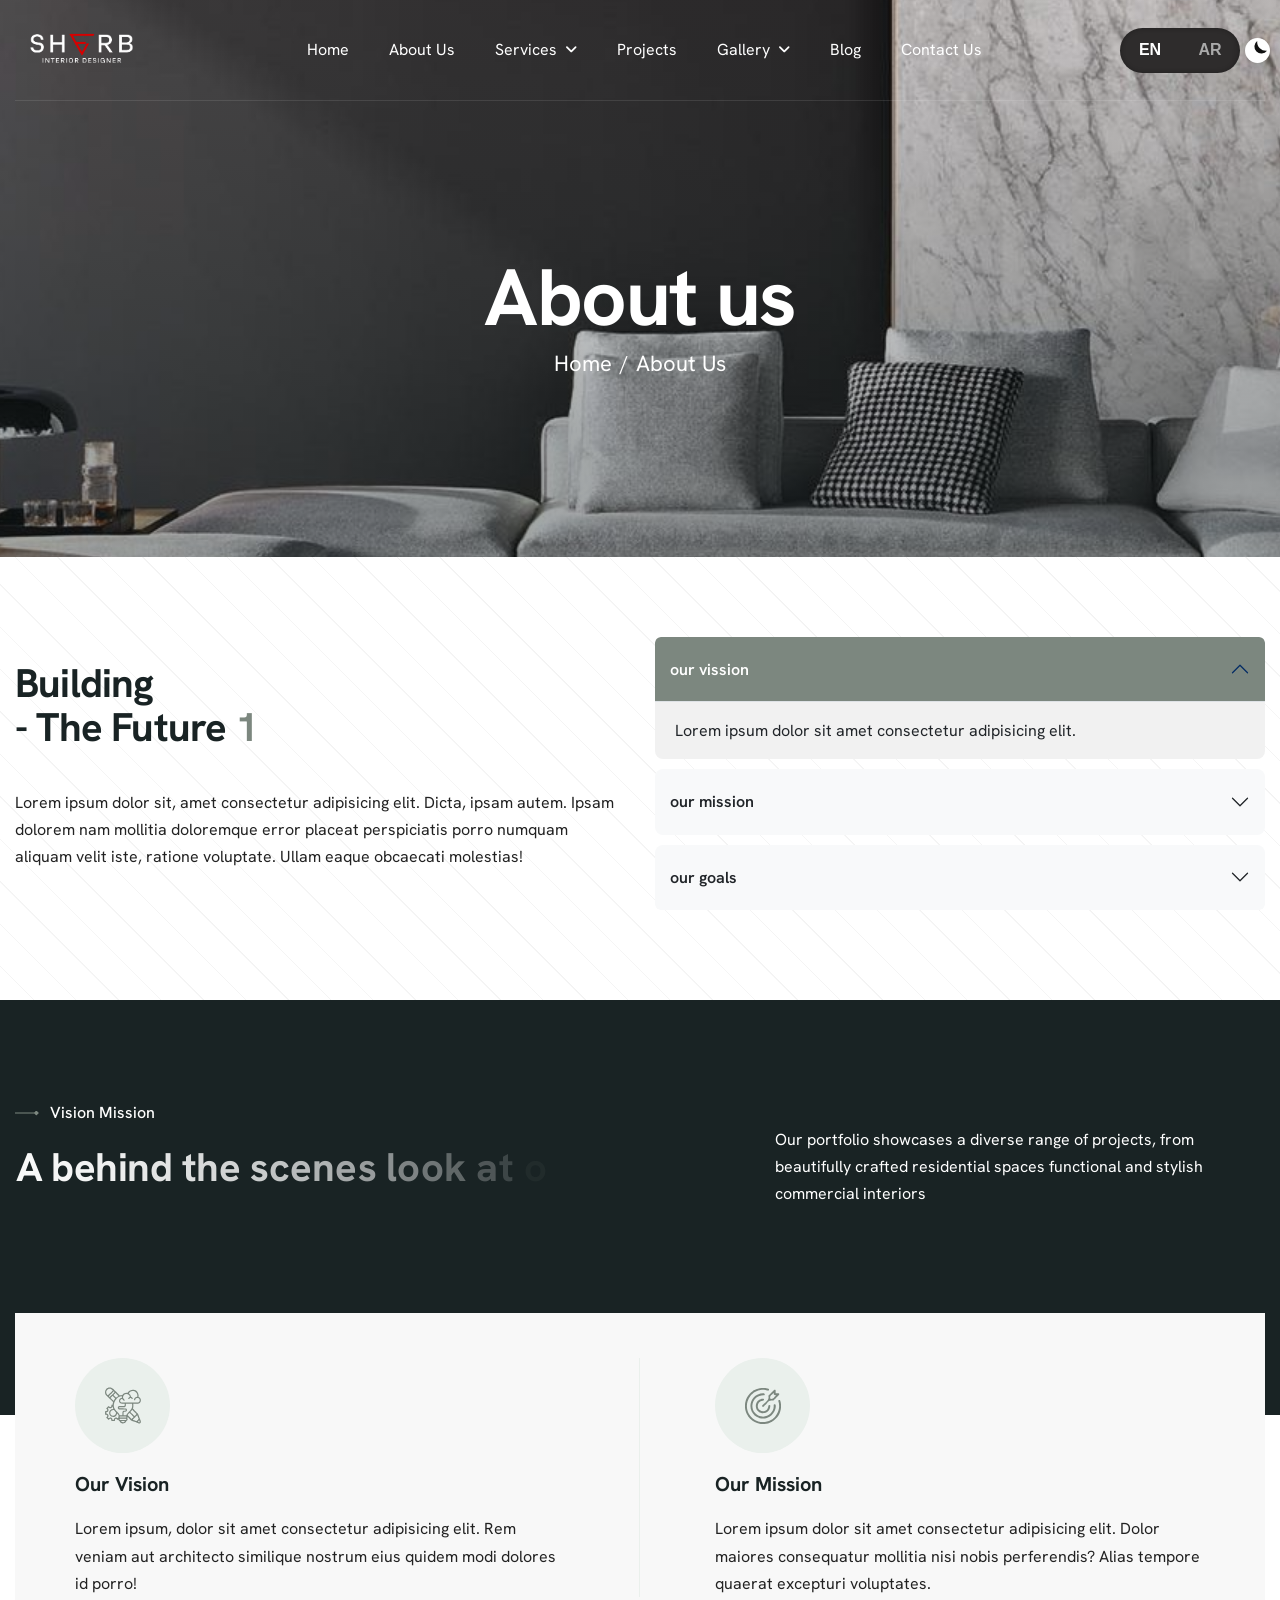
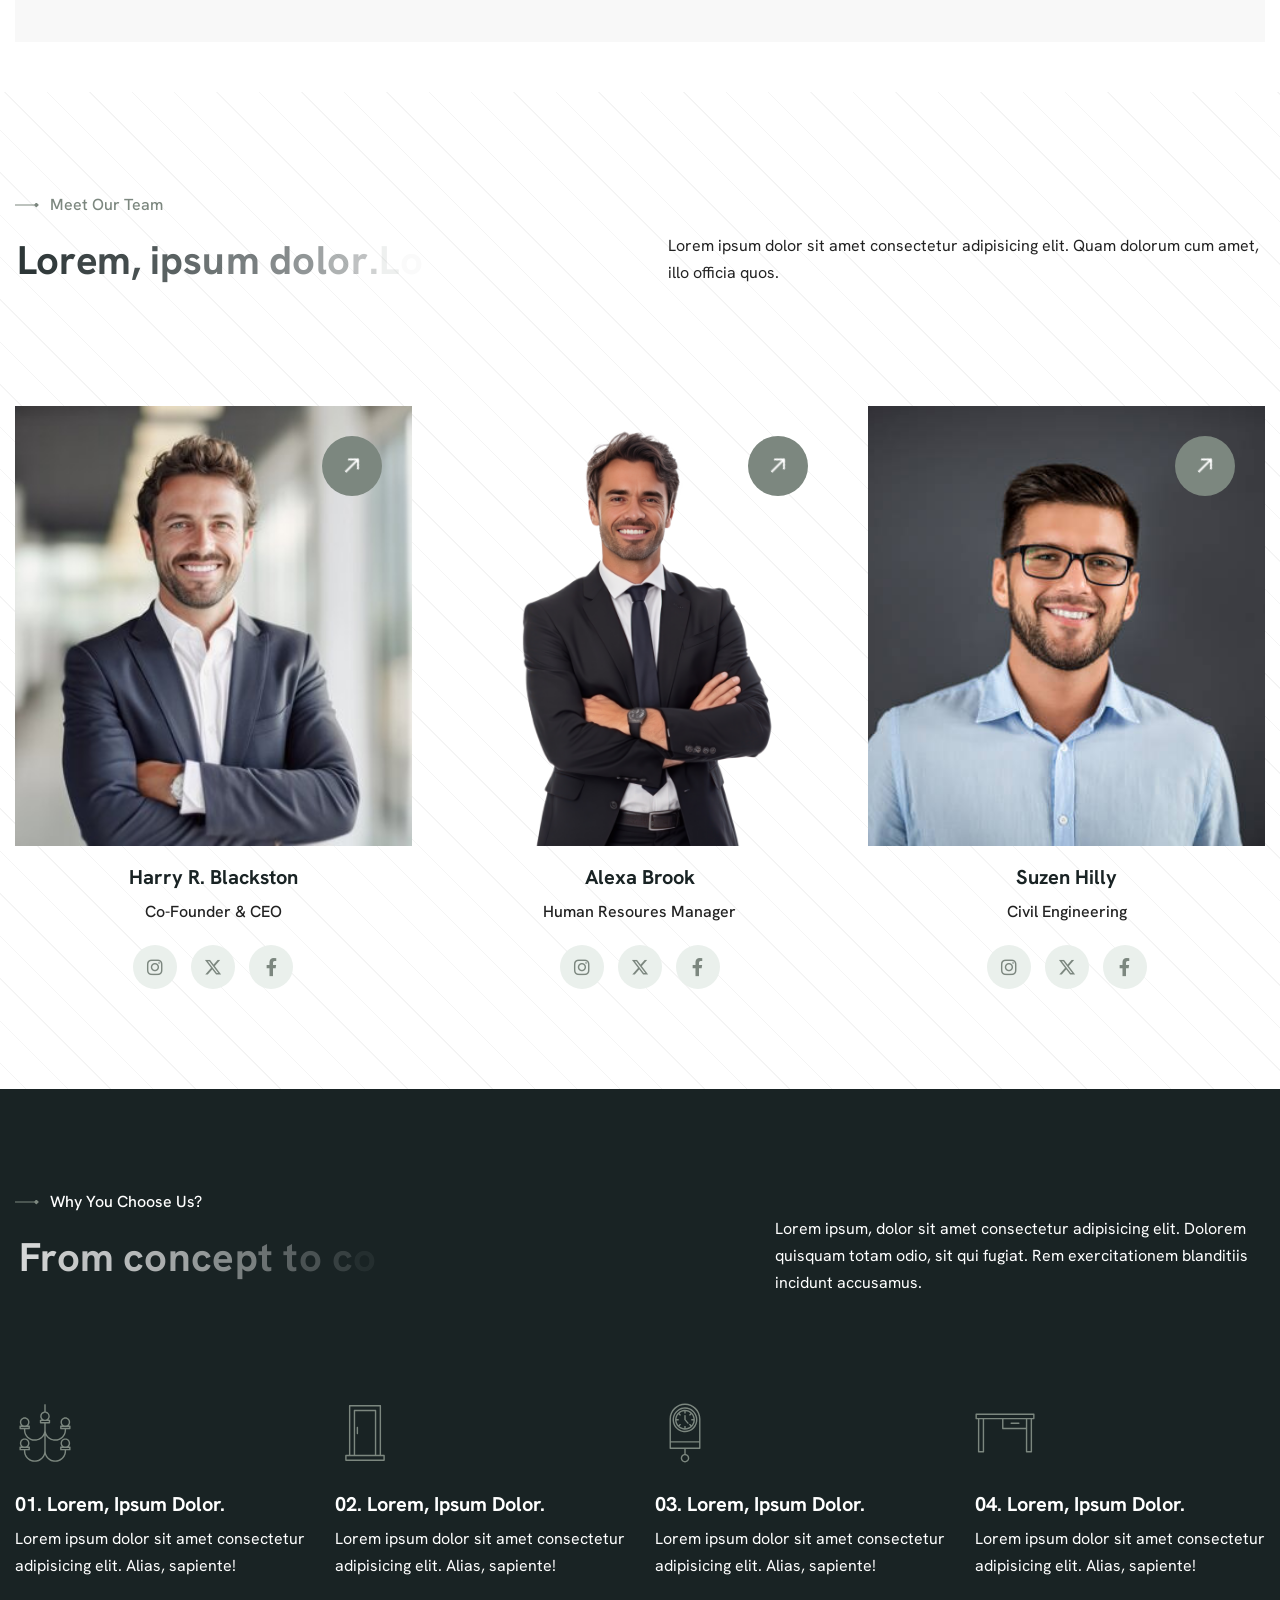
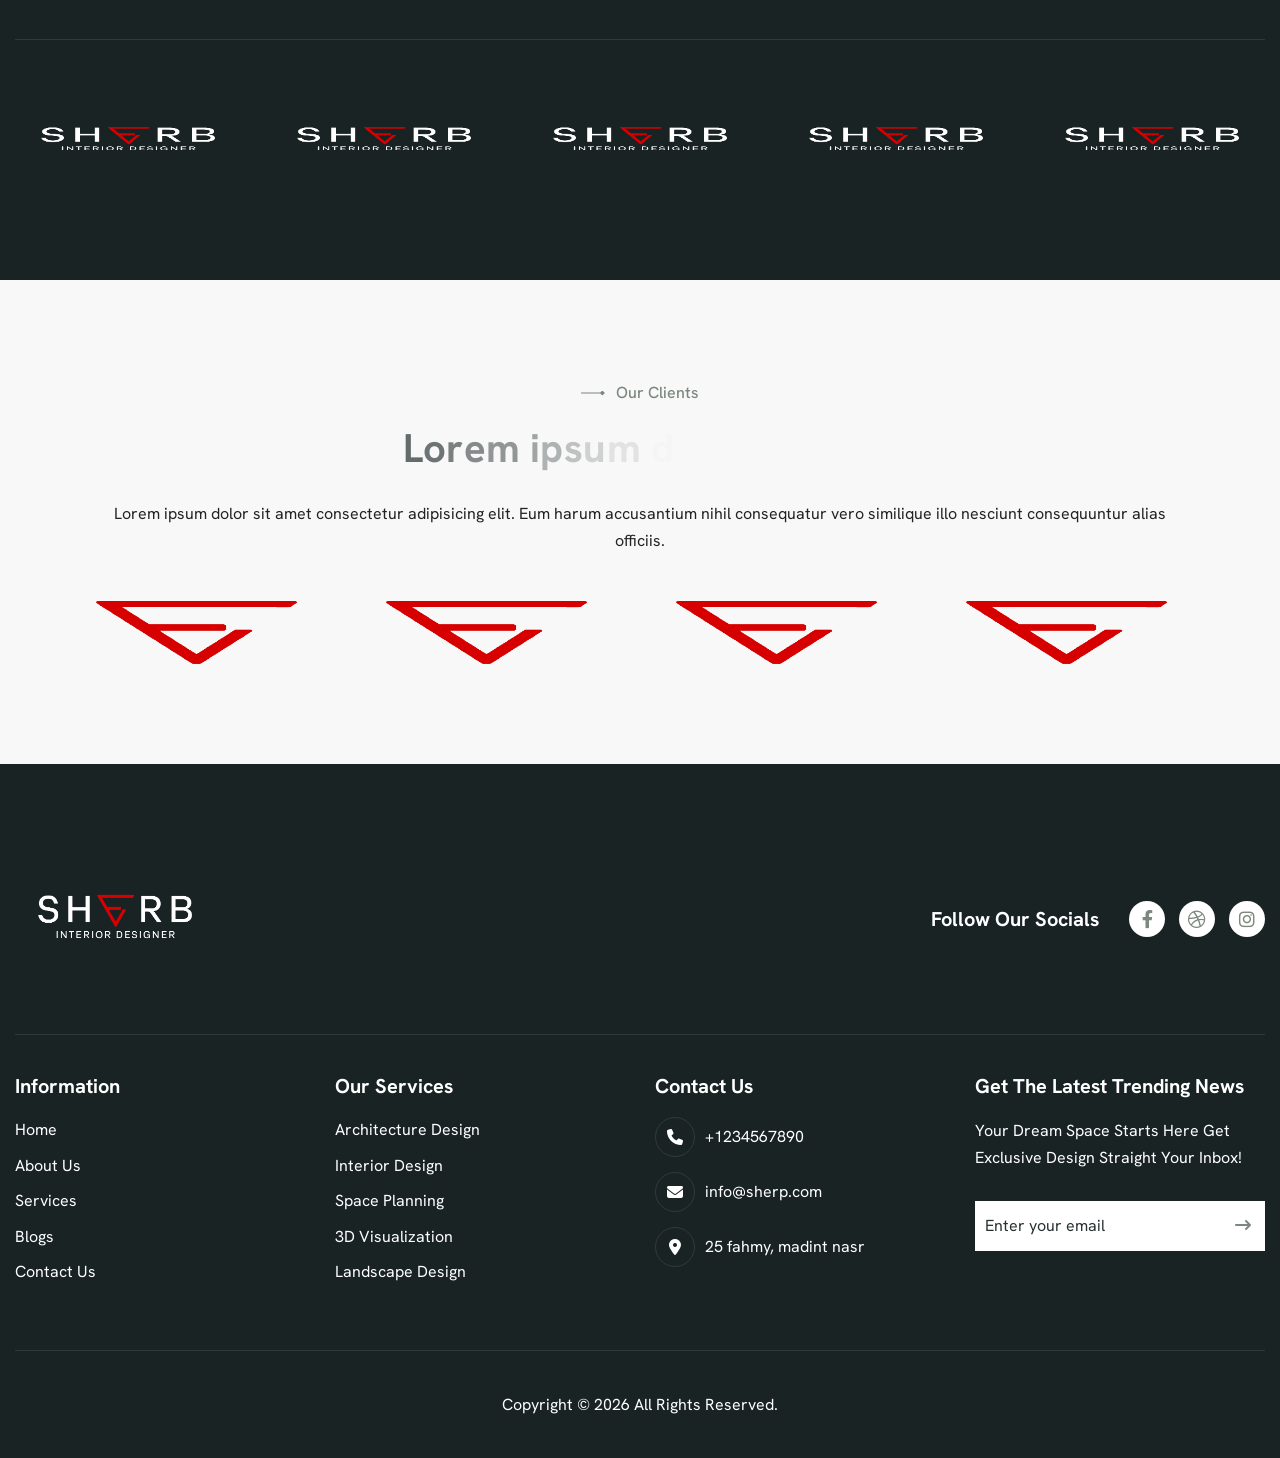
<file: about.html>
<!doctype html>
<html lang="zxx">
  <head>
    <!-- Meta -->
    <meta charset="utf-8" />
    <meta http-equiv="X-UA-Compatible" content="IE=edge" />
    <meta
      name="viewport"
      content="width=device-width, initial-scale=1.0, maximum-scale=1"
    />
    <meta name="description" content="" />
    <meta name="keywords" content="" />
    <meta name="author" content="Awaiken" />
    <!-- Page Title -->
    <title>Sherp - Architecture and Interior Design HTML Template</title>
    <!-- Favicon Icon -->
    <link rel="shortcut icon" type="image/x-icon" href="./images/3.png" />
    <!-- Google Fonts Css-->
    <link rel="preconnect" href="https://fonts.googleapis.com" />
    <link rel="preconnect" href="https://fonts.gstatic.com" crossorigin />
    <link
      href="https://fonts.googleapis.com/css2?family=Hanken+Grotesk:ital,wght@0,100..900;1,100..900&display=swap"
      rel="stylesheet"
    />
    <!-- Bootstrap Css -->
    <link href="css/bootstrap.min.css" rel="stylesheet" media="screen" />
    <!-- SlickNav Css -->
    <link href="css/slicknav.min.css" rel="stylesheet" />
    <!-- Swiper Css -->
    <link rel="stylesheet" href="css/swiper-bundle.min.css" />
    <!-- Font Awesome Icon Css-->
    <link href="css/all.min.css" rel="stylesheet" media="screen" />
    <!-- Animated Css -->
    <link href="css/animate.css" rel="stylesheet" />
    <!-- Magnific Popup Core Css File -->
    <link rel="stylesheet" href="css/magnific-popup.css" />
    <!-- Mouse Cursor Css File -->
    <link rel="stylesheet" href="css/mousecursor.css" />
    <!-- Main Custom Css -->
    <link href="css/custom.css" rel="stylesheet" media="screen" />
  </head>
  <body>
    <!-- Preloader Start -->
    <div class="preloader">
      <div class="loading-container">
        <div class="loading"></div>
        <div id="loading-icon"><img src="./images/3.png" alt="" /></div>
      </div>
    </div>
    <!-- Preloader End -->

    <!-- Header Start -->
    <header class="main-header">
      <div class="header-sticky">
        <nav class="container">
          <div class="navbar navbar-expand-lg">
            <!-- Logo Start -->
            <a class="navbar-brand" href="./">
              <img class="logo" src="./images/1.png" alt="Logo" />
            </a>
            <!-- Logo End -->

            <!-- Main Menu Start -->
            <div class="collapse navbar-collapse main-menu">
              <div class="nav-menu-wrapper">
                <ul class="navbar-nav mr-auto" id="menu">
                  <li class="nav-item">
                    <a class="nav-link" href="./">Home</a>
                  </li>
                  <li class="nav-item">
                    <a class="nav-link" href="about.html">About Us</a>
                  </li>
                  <li class="nav-item submenu">
                    <a class="nav-link" href="services.html">Services</a>
                    <ul>
                      <li class="nav-item">
                        <a class="nav-link" href="service-single.html"
                          >Service Details</a
                        >
                      </li>
                      <li class="nav-item">
                        <a class="nav-link" href="service-single.html"
                          >Service Details</a
                        >
                      </li>
                      <li class="nav-item">
                        <a class="nav-link" href="service-single.html"
                          >Service Details</a
                        >
                      </li>
                      <li class="nav-item">
                        <a class="nav-link" href="service-single.html"
                          >Service Details</a
                        >
                      </li>
                    </ul>
                  </li>
                  <li class="nav-item">
                    <a class="nav-link" href="projects.html">Projects</a>
                  </li>
                  <li class="nav-item submenu">
                    <a class="nav-link" href="Gallery.html">Gallery</a>
                    <ul>
                      <li class="nav-item">
                        <a class="nav-link" href="ourImages.html">Our Images</a>
                      </li>
                      <li class="nav-item">
                        <a class="nav-link" href="OurVideos.html">Our Videos</a>
                      </li>
                    </ul>
                  </li>
                  <li class="nav-item">
                    <a class="nav-link" href="blog.html">Blog</a>
                  </li>

                  <li class="nav-item">
                    <a class="nav-link" href="contact.html">Contact Us</a>
                  </li>
                </ul>
              </div>
              <!-- Header Btn Start -->
              <div class="lang-toggle" id="langToggle">
                <span class="lang active" data-lang="en">EN</span>
                <span class="lang" data-lang="ar">AR</span>
                <div class="toggle-bg"></div>
              </div>
                 <div id="themeToggle" class="theme-toggle">
  <svg class="icon" viewBox="0 0 24 24">
    <path d="M21 12.8A9 9 0 0 1 11.2 3
             a7 7 0 1 0 9.8 9.8z"></path>
  </svg>
</div>
              <!-- Header Btn End -->
            </div>
            <!-- Main Menu End -->
            <div class="navbar-toggle"></div>
          </div>
        </nav>
        <div class="responsive-menu"></div>
      </div>
    </header>
    <!-- Header End -->

    <!-- Page Header Start -->
	<div class="page-header parallaxie">
		<div class="container">
			<div class="row">
				<div class="col-lg-12">
					<!-- Page Header Box Start -->
					<div class="page-header-box">
						<h1 class="text-anime-style-2" data-cursor="-opaque">About us</h1>
						<nav class="wow fadeInUp">
							<ol class="breadcrumb">
								<li class="breadcrumb-item"><a href="./">home</a></li>
								<li class="breadcrumb-item active" aria-current="page">about us</li>
							</ol>
						</nav>
					</div>
					<!-- Page Header Box End -->
				</div>
			</div>
		</div>
	</div>
	<!-- Page Header End -->
    <!-- About Us Section Start -->
    <div class="vision-section section-padding">
      <div class="container">
        <div class="row align-items-center">
          <!-- Left Content -->
          <div class="col-lg-6">
            <div class="section-title">
              <h2>Building <br />- The Future <span>1</span></h2>
            </div>
            <p>
              Lorem ipsum dolor sit, amet consectetur adipisicing elit. Dicta,
              ipsam autem. Ipsam dolorem nam mollitia doloremque error placeat
              perspiciatis porro numquam aliquam velit iste, ratione voluptate.
              Ullam eaque obcaecati molestias!
            </p>
          </div>

          <!-- Accordion -->
          <div class="col-lg-6">
            <div class="accordion" id="visionExample">
              <!-- Item 1 -->
              <div class="accordion-item">
                <h2 class="accordion-header" id="headingOne">
                  <button
                    class="accordion-button"
                    type="button"
                    data-bs-toggle="collapse"
                    data-bs-target="#collapseOne"
                  >
                    our vission
                  </button>
                </h2>
                <div
                  id="collapseOne"
                  class="accordion-collapse collapse show"
                  data-bs-parent="#visionExample"
                >
                  <div class="accordion-body">
                    Lorem ipsum dolor sit amet consectetur adipisicing elit.
                  </div>
                </div>
              </div>

              <!-- Item 2 -->
              <div class="accordion-item">
                <h2 class="accordion-header" id="headingTwo">
                  <button
                    class="accordion-button collapsed"
                    type="button"
                    data-bs-toggle="collapse"
                    data-bs-target="#collapseTwo"
                  >
                    our mission
                  </button>
                </h2>
                <div
                  id="collapseTwo"
                  class="accordion-collapse collapse"
                  data-bs-parent="#visionExample"
                >
                  <div class="accordion-body">
                    Lorem ipsum dolor sit amet consectetur adipisicing elit.
                  </div>
                </div>
              </div>

              <!-- Item 3 -->
              <div class="accordion-item">
                <h2 class="accordion-header" id="headingThree">
                  <button
                    class="accordion-button collapsed"
                    type="button"
                    data-bs-toggle="collapse"
                    data-bs-target="#collapseThree"
                  >
                    our goals
                  </button>
                </h2>
                <div
                  id="collapseThree"
                  class="accordion-collapse collapse"
                  data-bs-parent="#visionExample"
                >
                  <div class="accordion-body">
                    Lorem ipsum dolor sit amet consectetur adipisicing elit.
                  </div>
                </div>
              </div>
            </div>
          </div>
        </div>
      </div>
    </div>
    <!-- About Us Section End -->


    <!-- Vision Mission Start -->
    <div class="vision-mission">
        <div class="container">
            <div class="row section-row align-items-center">
                <div class="col-lg-6">
                    <!-- Section Title Start -->
                    <div class="section-title dark-section">
                        <h3 class="wow fadeInUp">vision mission</h3>
                        <h2 class="text-anime-style-2" data-cursor="-opaque">A behind the scenes look at <span>our agency</span></h2>
                    </div>
                    <!-- Section Title End -->
                </div>

                <div class="col-lg-6">
                    <!-- Section Title Content Start -->
                    <div class="section-title-content dark-section">
                        <p class="wow fadeInUp" data-wow-delay="0.2s">Our portfolio showcases a diverse range of projects, from beautifully crafted residential spaces functional and stylish commercial interiors</p>
                    </div>
                    <!-- Section Title Content End -->
                </div>
            </div>

            <div class="row">
                <div class="col-lg-12">
                    <!-- Vision Mission Box Start -->
                    <div class="vision-mission-box">
                        <!-- Vision Mission Item Start -->
                        <div class="vision-mission-item wow fadeInUp">
                            <div class="icon-box">
                                <img src="images/icon-our-vision.svg" alt="">
                            </div>
                            <div class="vision-mission-content">
                                <h3>our vision</h3>
                                <p>Lorem ipsum, dolor sit amet consectetur adipisicing elit. Rem veniam aut architecto similique nostrum eius quidem modi dolores id porro!</p>
                            </div>
                        </div>
                        <!-- Vision Mission Item End -->
    
                        <!-- Vision Mission Item Start -->
                        <div class="vision-mission-item wow fadeInUp" data-wow-delay="0.2s">
                            <div class="icon-box">
                                <img src="images/icon-our-mission.svg" alt="">
                            </div>
                            <div class="vision-mission-content">
                                <h3>our mission</h3>
                                <p>Lorem ipsum dolor sit amet consectetur adipisicing elit. Dolor maiores consequatur mollitia nisi nobis perferendis? Alias tempore quaerat excepturi voluptates.</p>
                            </div>
                        </div>
                        <!-- Vision Mission Item End -->
                    </div>
                    <!-- Vision Mission Box End -->
                </div>
            </div>
        </div>
    </div>
    <!-- Vision Mission End -->

    <!-- Our Team Section Start -->
     <div class="our-team">
        <div class="container">
            <div class="row section-row align-items-center">
                <div class="col-lg-5">
                    <!-- Section Title Start -->
                    <div class="section-title">
                        <h3 class="wow fadeInUp">meet our team</h3>
                        <h2 class="text-anime-style-2" data-cursor="-opaque">Lorem, ipsum dolor.<span>Lorem, ipsum.</span></h2>
                    </div>
                    <!-- Section Title End -->
                </div>

                <div class="col-lg-7">
                    <!-- Section Title Content Start -->
                    <div class="section-title-content">
                        <p class="wow fadeInUp" data-wow-delay="0.2s">Lorem ipsum dolor sit amet consectetur adipisicing elit. Quam dolorum cum amet, illo officia quos.</p>
                    </div>
                    <!-- Section Title Content End -->
                </div>
            </div>

            <div class="row">
                <div class="col-lg-4 col-md-6">
                    <!-- Team Member Item Start -->
					<div class="team-member-item wow fadeInUp">
                        <!-- Team Image Start -->
						<div class="team-image">
                            <a href="team-single.html" data-cursor-text="View">
                                <figure class="image-anime">
                                    <img src="./images/team1.jpg" alt="">
                                </figure>
                            </a>

                            <!-- Team Readmore Button Start -->
                            <div class="team-readmore-btn">
                                <a href="#"><img src="images/arrow-white.svg" alt=""></a>
                            </div>
                            <!-- Team Readmore Button End -->
						</div>	
                        <!-- Team Image End -->

                        <!-- Team Body Start -->
                        <div class="team-body">
                            <!-- Team Content Start -->
                            <div class="team-content">
                                <h3>harry R. blackston</h3>
                                <p>co-founder & CEO</p>
                            </div>
                            <!-- Team Content End -->
                            
                            <!-- Team Social List Start -->
                            <div class="team-social-list">
                                <!-- Team Social Icon Start -->
                                <div class="team-social-icon">
                                    <ul>
                                        <li><a href="#"><i class="fa-brands fa-instagram"></i></a></li>
                                        <li><a href="#"><i class="fa-brands fa-x-twitter"></i></a></li>
                                        <li><a href="#"><i class="fab fa-facebook-f"></i></a></li>
                                    </ul>
                                </div>
                                <!-- Team Social Icon End -->
                            </div>
                            <!-- Team Social List End -->
                        </div>
                        <!-- Team Body End -->
					</div>
					<!-- Team Member Item Start -->
                </div>

                <div class="col-lg-4 col-md-6">
                    <!-- Team Member Item Start -->
					<div class="team-member-item wow fadeInUp" data-wow-delay="0.2s">
                        <!-- Team Image Start -->
						<div class="team-image">
                            <a href="team-single.html" data-cursor-text="View">
                                <figure class="image-anime">
                                    <img src="./images/team2.webp" alt="">
                                </figure>
                            </a>
                            
                            <!-- Team Readmore Button Start -->
                            <div class="team-readmore-btn">
                                <a href="#"><img src="images/arrow-white.svg" alt=""></a>
                            </div>
                            <!-- Team Readmore Button End -->
						</div>	
                        <!-- Team Image End -->

                        <!-- Team Body Start -->
                        <div class="team-body">
                            <!-- Team Content Start -->
                            <div class="team-content">
                                <h3>alexa brook</h3>
                                <p>human resoures manager</p>
                            </div>
                            <!-- Team Content End -->
                            
                            <!-- Team Social List Start -->
                            <div class="team-social-list">
                                <!-- Team Social Icon Start -->
                                <div class="team-social-icon">
                                    <ul>
                                        <li><a href="#"><i class="fa-brands fa-instagram"></i></a></li>
                                        <li><a href="#"><i class="fa-brands fa-x-twitter"></i></a></li>
                                        <li><a href="#"><i class="fab fa-facebook-f"></i></a></li>
                                    </ul>
                                </div>
                                <!-- Team Social Icon End -->
                            </div>
                            <!-- Team Social List End -->
                        </div>
                        <!-- Team Body End -->
					</div>
					<!-- Team Member Item Start -->
                </div>

                <div class="col-lg-4 col-md-6">
                    <!-- Team Member Item Start -->
					<div class="team-member-item wow fadeInUp" data-wow-delay="0.4s">
                        <!-- Team Image Start -->
						<div class="team-image">
                            <a href="team-single.html" data-cursor-text="View">
                                <figure class="image-anime">
                                    <img src="./images/team3.jpg" alt="">
                                </figure>
                            </a>
                            
                            <!-- Team Readmore Button Start -->
                            <div class="team-readmore-btn">
                                <a href="#"><img src="images/arrow-white.svg" alt=""></a>
                            </div>
                            <!-- Team Readmore Button End -->
						</div>	
                        <!-- Team Image End -->

                        <!-- Team Body Start -->
                        <div class="team-body">
                            <!-- Team Content Start -->
                            <div class="team-content">
                                <h3>suzen hilly</h3>
                                <p>civil engineering</p>
                            </div>
                            <!-- Team Content End -->
                            
                            <!-- Team Social List Start -->
                            <div class="team-social-list">
                                <!-- Team Social Icon Start -->
                                <div class="team-social-icon">
                                    <ul>
                                        <li><a href="#"><i class="fa-brands fa-instagram"></i></a></li>
                                        <li><a href="#"><i class="fa-brands fa-x-twitter"></i></a></li>
                                        <li><a href="#"><i class="fab fa-facebook-f"></i></a></li>
                                    </ul>
                                </div>
                                <!-- Team Social Icon End -->
                            </div>
                            <!-- Team Social List End -->
                        </div>
                        <!-- Team Body End -->
					</div>
					<!-- Team Member Item Start -->
                </div>
            </div>
        </div>
     </div>
    <!-- Our Team Section End -->

        <!-- How We Work Start -->
    <div class="how-we-work">
      <div class="container">
        <div class="row section-row align-items-center">
          <div class="col-lg-6">
            <!-- Section Title Start -->
            <div class="section-title dark-section">
              <h3 class="wow fadeInUp">Why you choose us?</h3>
              <h2 class="text-anime-style-2" data-cursor="-opaque">
                From concept to completion in<span> our work</span>
              </h2>
            </div>
            <!-- Section Title End -->
          </div>

          <div class="col-lg-6">
            <!-- Section Title Content Start -->
            <div class="section-title-content dark-section">
              <p class="wow fadeInUp" data-wow-delay="0.2s">
                Lorem ipsum, dolor sit amet consectetur adipisicing elit.
                Dolorem quisquam totam odio, sit qui fugiat. Rem exercitationem
                blanditiis incidunt accusamus.
              </p>
            </div>
            <!-- Section Title Content End -->
          </div>
        </div>

        <div class="row">
          <div class="col-lg-12">
            <!-- How We Work List Start -->
            <div class="how-we-work-list">
              <!-- How We Item Start -->
              <div class="how-we-work-item wow fadeInUp">
                <div class="icon-box">
                  <img src="images/icon-how-we-work-1.svg" alt="" />
                </div>
                <div class="how-we-work-content">
                  <h3>01. Lorem, ipsum dolor.</h3>
                  <p>
                    Lorem ipsum dolor sit amet consectetur adipisicing elit.
                    Alias, sapiente!
                  </p>
                </div>
              </div>
              <!-- How We Item End -->

              <!-- How We Item Start -->
              <div class="how-we-work-item wow fadeInUp" data-wow-delay="0.2s">
                <div class="icon-box">
                  <img src="images/icon-how-we-work-2.svg" alt="" />
                </div>
                <div class="how-we-work-content">
                  <h3>02. Lorem, ipsum dolor.</h3>
                  <p>
                    Lorem ipsum dolor sit amet consectetur adipisicing elit.
                    Alias, sapiente!
                  </p>
                </div>
              </div>
              <!-- How We Item End -->

              <!-- How We Item Start -->
              <div class="how-we-work-item wow fadeInUp" data-wow-delay="0.4s">
                <div class="icon-box">
                  <img src="images/icon-how-we-work-3.svg" alt="" />
                </div>
                <div class="how-we-work-content">
                  <h3>03. Lorem, ipsum dolor.</h3>
                  <p>
                    Lorem ipsum dolor sit amet consectetur adipisicing elit.
                    Alias, sapiente!
                  </p>
                </div>
              </div>
              <!-- How We Item End -->

              <!-- How We Item Start -->
              <div class="how-we-work-item wow fadeInUp" data-wow-delay="0.6s">
                <div class="icon-box">
                  <img src="images/icon-how-we-work-4.svg" alt="" />
                </div>
                <div class="how-we-work-content">
                  <h3>04. Lorem, ipsum dolor.</h3>
                  <p>
                    Lorem ipsum dolor sit amet consectetur adipisicing elit.
                    Alias, sapiente!
                  </p>
                </div>
              </div>
              <!-- How We Item End -->
            </div>
            <!-- How We Work List End -->

            <!-- How Work Company Slider Start -->
            <div class="how-work-company-slider">
              <div class="swiper">
                <div class="swiper-wrapper">
                  <!-- Company Support Logo Start -->
                  <div class="swiper-slide">
                    <div class="company-logo">
                      <img src="./images/1.png" alt="" />
                    </div>
                  </div>
                  <!-- Company Support Logo End -->

                  <!-- Company Support Logo Start -->
                  <div class="swiper-slide">
                    <div class="company-logo">
                      <img src="./images/1.png" alt="" />
                    </div>
                  </div>
                  <!-- Company Support Logo End -->

                  <!-- Company Support Logo Start -->
                  <div class="swiper-slide">
                    <div class="company-logo">
                      <img src="./images/1.png" alt="" />
                    </div>
                  </div>
                  <!-- Company Support Logo End -->

                  <!-- Company Support Logo Start -->
                  <div class="swiper-slide">
                    <div class="company-logo">
                      <img src="./images/1.png" alt="" />
                    </div>
                  </div>
                  <!-- Company Support Logo End -->

                  <!-- Company Support Logo Start -->
                  <div class="swiper-slide">
                    <div class="company-logo">
                      <img src="./images/1.png" alt="" />
                    </div>
                  </div>
                  <!-- Company Support Logo End -->

                  <!-- Company Support Logo Start -->
                  <div class="swiper-slide">
                    <div class="company-logo">
                      <img src="./images/1.png" alt="" />
                    </div>
                  </div>
                  <!-- Company Support Logo End -->
                </div>
              </div>
            </div>
            <!-- How Work Company Slider End -->
          </div>
        </div>
      </div>
    </div>
    <!-- How We Work End -->


    <!-- Our Clients Start -->
     <div class="our-clients">
        <div class="container">
            <div class="row">
                <div class="col-lg-12">
                    <div class="our-clients-box">
                        <!-- Section Title Start -->
                        <div class="section-title">
                            <h3 class="wow fadeInUp">our clients</h3>
                            <h2 class="text-anime-style-2" data-cursor="-opaque">Lorem ipsum dolor sit amet.</h2>
                            <p class="wow fadeInUp" data-wow-delay="0.2s">Lorem ipsum dolor sit amet consectetur adipisicing elit. Eum harum accusantium nihil consequatur vero similique illo nesciunt consequuntur alias officiis.</p>
                        </div>
                        <!-- Section Title End -->

                        <!-- Client Logo Slider Start -->
                        <div class="our-client-slider">
                            <div class="swiper">
                                <div class="swiper-wrapper">
                                    <!-- Client Logo Start -->
                                    <div class="swiper-slide">
                                        <div class="client-logo">
                                            <img src="./images/3.png" alt="">
                                        </div>
                                    </div>
                                    <!-- Client Logo End -->

                                    <!-- Client Logo Start -->
                                    <div class="swiper-slide">
                                        <div class="client-logo">
                                  <img src="./images/3.png" alt="">
                                        </div>
                                    </div>
                                    <!-- Client Logo End -->

                                    <!-- Client Logo Start -->
                                    <div class="swiper-slide">
                                        <div class="client-logo">
                                               <img src="./images/3.png" alt="">
                                        </div>
                                    </div>
                                    <!-- Client Logo End -->
                                    
                                    <!-- Client Logo Start -->
                                    <div class="swiper-slide">
                                        <div class="client-logo">
                                              <img src="./images/3.png" alt="">
                                        </div>
                                    </div>
                                    <!-- Client Logo End -->
                                    
                                    <!-- Client Logo Start -->
                                    <div class="swiper-slide">
                                        <div class="client-logo">
                                              <img src="./images/3.png" alt="">
                                        </div>
                                    </div>
                                    <!-- Client Logo End -->
                                </div>
                            </div>
                        </div>
                        <!-- Client Logo Slider End -->
                    </div>
                </div>
            </div>
        </div>
     </div>
    <!-- Our Clients End -->

        <!-- Footer Start -->
    <footer class="main-footer">
      <div class="container">
        <div class="row">
          <div class="col-lg-12">
            <!-- Footer Header Start -->
            <div class="footer-header">
              <div class="row align-items-center">
                <div class="col-md-6">
                  <!-- Footer Logo Start -->
                  <div class="footer-logo">
                    <img src="./images/1.png" alt="" />
                  </div>
                  <!-- Footer Logo End -->
                </div>

                <div class="col-md-6">
                  <!-- Footer Social Link Start -->
                  <div class="footer-social-links">
                    <div class="footer-social-link-title">
                      <h3>follow our socials</h3>
                    </div>
                    <ul>
                      <li>
                        <a href="#"><i class="fa-brands fa-facebook-f"></i></a>
                      </li>
                      <li>
                        <a href="#"><i class="fa-brands fa-dribbble"></i></a>
                      </li>
                      <li>
                        <a href="#"><i class="fa-brands fa-instagram"></i></a>
                      </li>
                    </ul>
                  </div>
                  <!-- Footer Social Link End -->
                </div>
              </div>
            </div>
            <!-- Footer Header End -->
          </div>

          <div class="col-lg-3 col-md-6">
            <!-- Footer Links Start -->
            <div class="footer-links">
              <h3>information</h3>
              <ul>
                <li><a href="index-3.html">Home</a></li>
                <li><a href="about.html">About Us</a></li>
                <li><a href="services.html">Services</a></li>
                <li><a href="blog.html">Blogs</a></li>
                <li><a href="contact.html">Contact Us</a></li>
              </ul>
            </div>
            <!-- Footer Links End -->
          </div>

          <div class="col-lg-3 col-md-6">
            <!-- Footer Links Start -->
            <div class="footer-links">
              <h3>Our Services</h3>
              <ul>
                <li><a href="service-single.html">Architecture Design</a></li>
                                <li><a href="service-single.html">Interior Design</a></li>
                                <li><a href="service-single.html">Space Planning</a></li>
                                <li><a href="service-single.html">3D Visualization</a></li>
                                <li><a href="service-single.html">Landscape Design</a></li>
                           
              </ul>
            </div>
            <!-- Footer Links End -->
          </div>

          <div class="col-lg-3 col-md-6">
            <!-- Footer Contact Box Start -->
            <div class="footer-contact-box footer-links">
              <h3>contact us</h3>
              <!-- Footer Contact Item Start -->
              <div class="footer-contact-item">
                <div class="icon-box">
                  <i class="fa-solid fa-phone"></i>
                </div>
                <div class="footer-contact-content">
                  <p>+1234567890</p>
                </div>
              </div>
              <!-- Footer Contact Item End -->

              <!-- Footer Contact Item Start -->
              <div class="footer-contact-item">
                <div class="icon-box">
                  <i class="fa-solid fa-envelope"></i>
                </div>
                <div class="footer-contact-content">
                  <p>info@sherp.com</p>
                </div>
              </div>
              <!-- Footer Contact Item End -->

              <!-- Footer Contact Item Start -->
              <div class="footer-contact-item">
                <div class="icon-box">
                  <i class="fa-solid fa-location-dot"></i>
                </div>
                <div class="footer-contact-content">
                  <p>25 fahmy, madint nasr</p>
                </div>
              </div>
              <!-- Footer Contact Item End -->
            </div>
            <!-- Footer Contact Box End -->
          </div>

          <div class="col-lg-3 col-md-6">
            <!-- Footer Newsletter Form Start -->
            <div class="footer-latest-news footer-links">
              <h3>get the latest trending news</h3>

              <div class="footer-newsletter-form">
                <p>
                  Your Dream Space Starts Here Get Exclusive Design Straight
                  Your Inbox!
                </p>

                <form id="newslettersForm" action="#" method="POST">
                  <div class="form-group">
                    <input
                      type="email"
                      name="email"
                      class="form-control"
                      id="mail"
                      placeholder="Enter your email"
                      required
                    />
                    <button type="submit">
                      <i class="fa-solid fa-arrow-right-long"></i>
                    </button>
                  </div>
                </form>
              </div>
            </div>
            <!-- Footer Newsletter Form End -->
          </div>
        </div>

        <!-- Footer Copyright Section Start -->
        <div class="footer-copyright">
          <div class="row">
            <div class="col-md-12">
              <!-- Footer Copyright Start -->
              <div class="footer-copyright-text">
                <p>Copyright © 2026 All Rights Reserved.</p>
              </div>
              <!-- Footer Copyright End -->
            </div>
          </div>
        </div>
        <!-- Footer Copyright Section End -->
      </div>
    </footer>
    <!-- Footer End -->
    <!-- Jquery Library File -->
    <script src="js/jquery-3.7.1.min.js"></script>
    <!-- Bootstrap js file -->
    <script src="js/bootstrap.min.js"></script>
    <!-- Validator js file -->
    <script src="js/validator.min.js"></script>
    <!-- SlickNav js file -->
    <script src="js/jquery.slicknav.js"></script>
    <!-- Swiper js file -->
    <script src="js/swiper-bundle.min.js"></script>
    <!-- Counter js file -->
    <script src="js/jquery.waypoints.min.js"></script>
    <script src="js/jquery.counterup.min.js"></script>
    <!-- Isotop js file -->
	<script src="js/isotope.min.js"></script>
    <!-- Magnific js file -->
    <script src="js/jquery.magnific-popup.min.js"></script>
    <!-- SmoothScroll -->
    <script src="js/SmoothScroll.js"></script>
    <!-- Parallax js -->
    <script src="js/parallaxie.js"></script>
    <!-- MagicCursor js file -->
    <script src="js/gsap.min.js"></script>
    <script src="js/magiccursor.js"></script>
    <!-- Text Effect js file -->
    <script src="js/SplitText.js"></script>
    <script src="js/ScrollTrigger.min.js"></script>
    <!-- YTPlayer js File -->
    <script src="js/jquery.mb.YTPlayer.min.js"></script>
    <!-- Wow js file -->
    <script src="js/wow.min.js"></script>
    <!-- Main Custom js file -->
    <script src="js/function.js"></script>
</body>
</html>
</file>
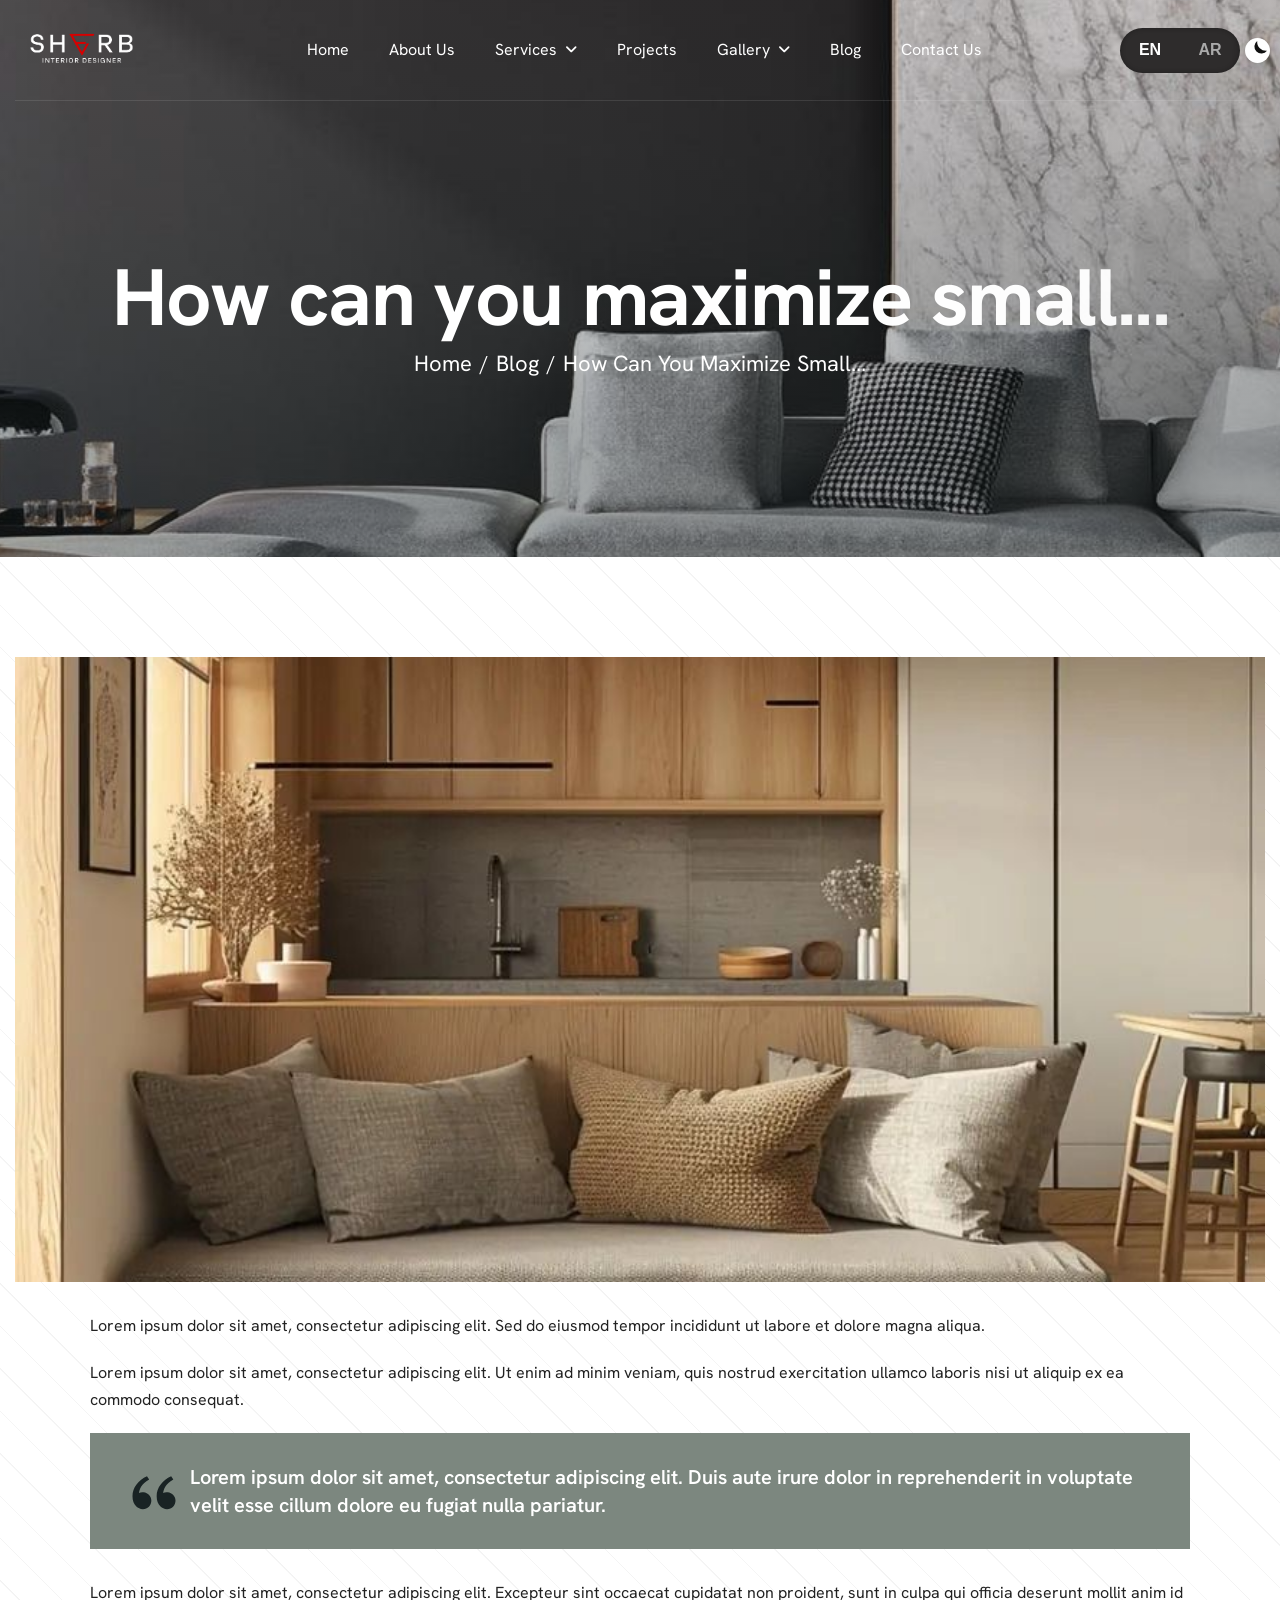
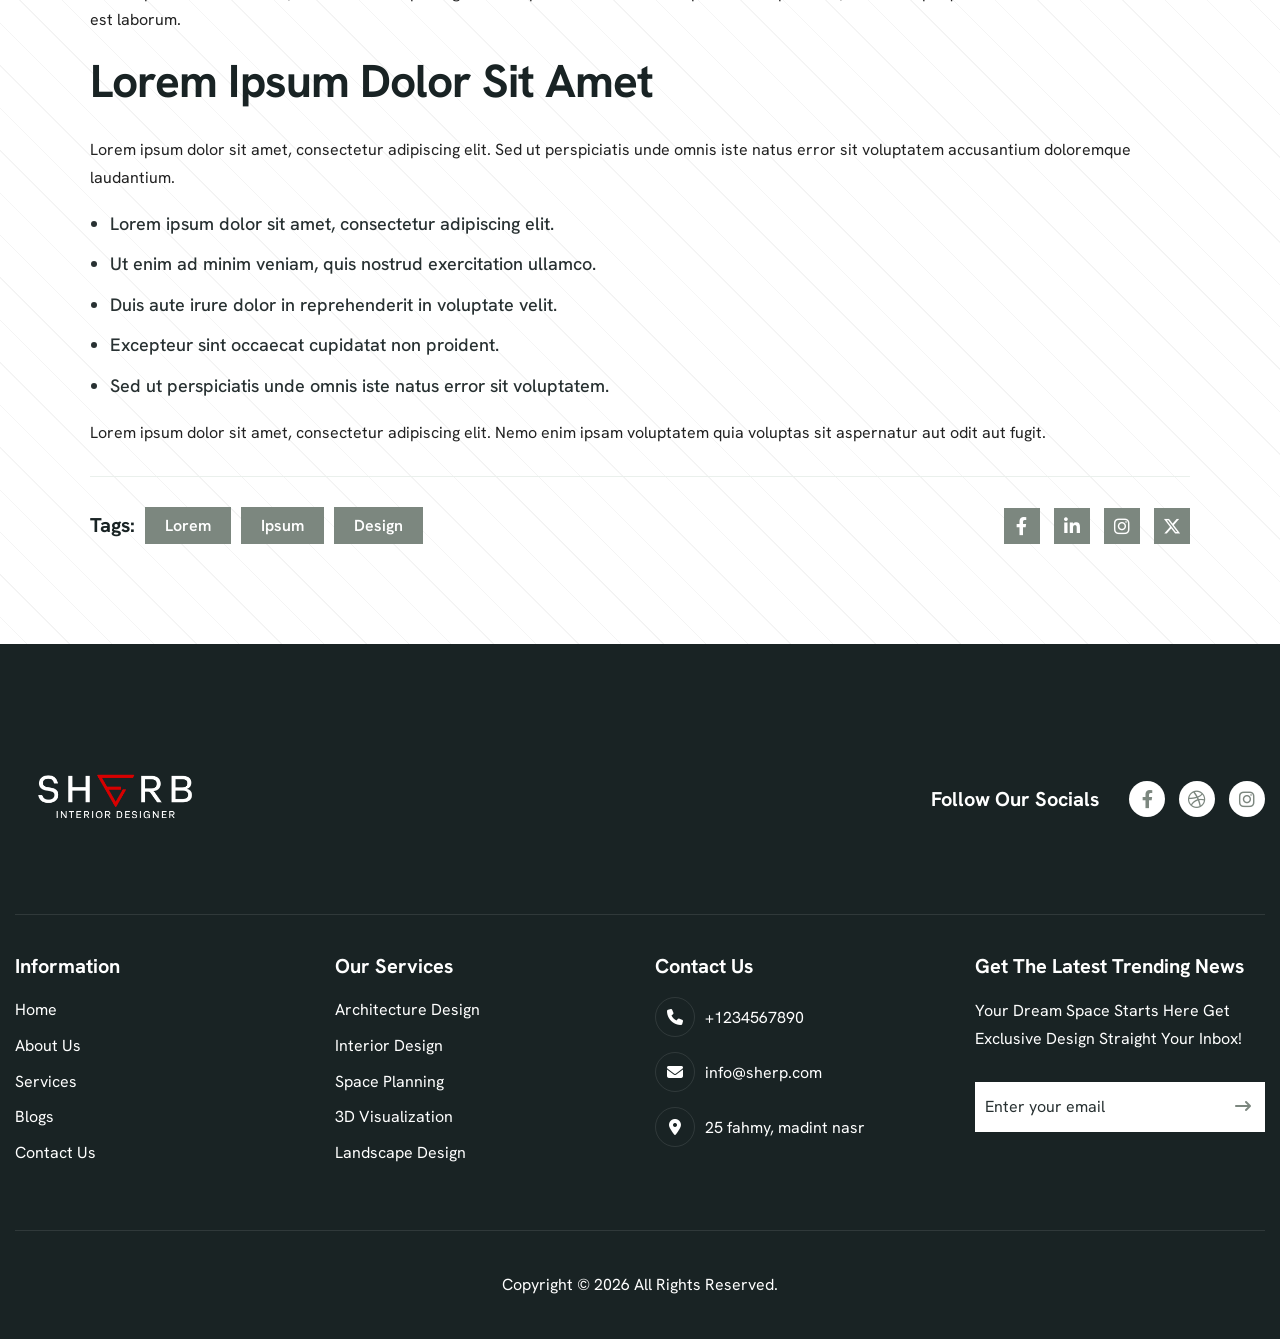
<file: blog-single.html>
<!doctype html>
<html lang="zxx">
  <head>
    <!-- Meta -->
    <meta charset="utf-8" />
    <meta http-equiv="X-UA-Compatible" content="IE=edge" />
    <meta
      name="viewport"
      content="width=device-width, initial-scale=1.0, maximum-scale=1"
    />
    <meta name="description" content="" />
    <meta name="keywords" content="" />
    <meta name="author" content="Awaiken" />
    <!-- Page Title -->
    <title>Sherp - Architecture and Interior Design HTML Template</title>
    <!-- Favicon Icon -->
    <link rel="shortcut icon" type="image/x-icon" href="./images/3.png" />
    <!-- Google Fonts Css-->
    <link rel="preconnect" href="https://fonts.googleapis.com" />
    <link rel="preconnect" href="https://fonts.gstatic.com" crossorigin />
    <link
      href="https://fonts.googleapis.com/css2?family=Hanken+Grotesk:ital,wght@0,100..900;1,100..900&display=swap"
      rel="stylesheet"
    />
    <!-- Bootstrap Css -->
    <link href="css/bootstrap.min.css" rel="stylesheet" media="screen" />
    <!-- SlickNav Css -->
    <link href="css/slicknav.min.css" rel="stylesheet" />
    <!-- Swiper Css -->
    <link rel="stylesheet" href="css/swiper-bundle.min.css" />
    <!-- Font Awesome Icon Css-->
    <link href="css/all.min.css" rel="stylesheet" media="screen" />
    <!-- Animated Css -->
    <link href="css/animate.css" rel="stylesheet" />
    <!-- Magnific Popup Core Css File -->
    <link rel="stylesheet" href="css/magnific-popup.css" />
    <!-- Mouse Cursor Css File -->
    <link rel="stylesheet" href="css/mousecursor.css" />
    <!-- Main Custom Css -->
    <link href="css/custom.css" rel="stylesheet" media="screen" />
  </head>
  <body>
    <!-- Preloader Start -->
    <div class="preloader">
      <div class="loading-container">
        <div class="loading"></div>
        <div id="loading-icon"><img src="./images/3.png" alt="" /></div>
      </div>
    </div>
    <!-- Preloader End -->

    <!-- Header Start -->
    <header class="main-header">
      <div class="header-sticky">
        <nav class="container">
          <div class="navbar navbar-expand-lg">
            <!-- Logo Start -->
            <a class="navbar-brand" href="./">
              <img class="logo" src="./images/1.png" alt="Logo" />
            </a>
            <!-- Logo End -->

            <!-- Main Menu Start -->
            <div class="collapse navbar-collapse main-menu">
              <div class="nav-menu-wrapper">
                <ul class="navbar-nav mr-auto" id="menu">
                  <li class="nav-item">
                    <a class="nav-link" href="./">Home</a>
                  </li>
                  <li class="nav-item">
                    <a class="nav-link" href="about.html">About Us</a>
                  </li>
                  <li class="nav-item submenu">
                    <a class="nav-link" href="services.html">Services</a>
                    <ul>
                      <li class="nav-item">
                        <a class="nav-link" href="service-single.html"
                          >Service Details</a
                        >
                      </li>
                      <li class="nav-item">
                        <a class="nav-link" href="service-single.html"
                          >Service Details</a
                        >
                      </li>
                      <li class="nav-item">
                        <a class="nav-link" href="service-single.html"
                          >Service Details</a
                        >
                      </li>
                      <li class="nav-item">
                        <a class="nav-link" href="service-single.html"
                          >Service Details</a
                        >
                      </li>
                    </ul>
                  </li>
                  <li class="nav-item">
                    <a class="nav-link" href="projects.html">Projects</a>
                  </li>
                  <li class="nav-item submenu">
                    <a class="nav-link" href="Gallery.html">Gallery</a>
                    <ul>
                      <li class="nav-item">
                        <a class="nav-link" href="ourImages.html">Our Images</a>
                      </li>
                      <li class="nav-item">
                        <a class="nav-link" href="OurVideos.html">Our Videos</a>
                      </li>
                    </ul>
                  </li>
                  <li class="nav-item">
                    <a class="nav-link" href="blog.html">Blog</a>
                  </li>

                  <li class="nav-item">
                    <a class="nav-link" href="contact.html">Contact Us</a>
                  </li>
                </ul>
              </div>
              <!-- Header Btn Start -->
              <div class="lang-toggle" id="langToggle">
                <span class="lang active" data-lang="en">EN</span>
                <span class="lang" data-lang="ar">AR</span>
                <div class="toggle-bg"></div>
              </div>
                 <div id="themeToggle" class="theme-toggle">
  <svg class="icon" viewBox="0 0 24 24">
    <path d="M21 12.8A9 9 0 0 1 11.2 3
             a7 7 0 1 0 9.8 9.8z"></path>
  </svg>
</div>
              <!-- Header Btn End -->
            </div>
            <!-- Main Menu End -->
            <div class="navbar-toggle"></div>
          </div>
        </nav>
        <div class="responsive-menu"></div>
      </div>
    </header>
    <!-- Header End -->

    <!-- Page Header Start -->
	<div class="page-header parallaxie">
		<div class="container">
			<div class="row">
				<div class="col-lg-12">
					<!-- Page Header Box Start -->
					<div class="page-header-box">
						<h1 class="text-anime-style-2" data-cursor="-opaque">How can you maximize small...</h1>
						<nav class="wow fadeInUp">
							<ol class="breadcrumb">
								<li class="breadcrumb-item"><a href="./">home</a></li>
								<li class="breadcrumb-item"><a href="blog">blog</a></li>
								<li class="breadcrumb-item active" aria-current="page">how can you maximize small...</li>
							</ol>
						</nav>
					</div>
					<!-- Page Header Box End -->
				</div>
			</div>
		</div>
	</div>
	<!-- Page Header End -->

    <!-- Page Single Post Start -->
    <div class="page-single-post">
        <div class="container">
            <div class="row">
                <div class="col-lg-12">
                    <!-- Post Featured Image Start -->
                    <div class="post-image">
                        <figure class="image-anime reveal">
                            <img src="./images/projectgallery4.jpg" alt="">
                        </figure>
                    </div>
                    <!-- Post Featured Image Start -->

                    <!-- Post Single Content Start -->
                  <div class="post-content">
    <!-- Post Entry Start -->
    <div class="post-entry">
        <p class="wow fadeInUp">
            Lorem ipsum dolor sit amet, consectetur adipiscing elit. Sed do eiusmod tempor incididunt ut labore et dolore magna aliqua.
        </p>

        <p class="wow fadeInUp" data-wow-delay="0.2s">
            Lorem ipsum dolor sit amet, consectetur adipiscing elit. Ut enim ad minim veniam, quis nostrud exercitation ullamco laboris nisi ut aliquip ex ea commodo consequat.
        </p>
        
        <blockquote class="wow fadeInUp" data-wow-delay="0.4s">
            <p>
                Lorem ipsum dolor sit amet, consectetur adipiscing elit. Duis aute irure dolor in reprehenderit in voluptate velit esse cillum dolore eu fugiat nulla pariatur.
            </p>
        </blockquote>

        <p class="wow fadeInUp" data-wow-delay="0.6s">
            Lorem ipsum dolor sit amet, consectetur adipiscing elit. Excepteur sint occaecat cupidatat non proident, sunt in culpa qui officia deserunt mollit anim id est laborum.
        </p>

        <h2 class="wow fadeInUp" data-wow-delay="0.8s">
            Lorem Ipsum Dolor Sit Amet
        </h2>

        <p class="wow fadeInUp" data-wow-delay="1s">
            Lorem ipsum dolor sit amet, consectetur adipiscing elit. Sed ut perspiciatis unde omnis iste natus error sit voluptatem accusantium doloremque laudantium.
        </p>

        <ul class="wow fadeInUp" data-wow-delay="1.2s">
            <li>Lorem ipsum dolor sit amet, consectetur adipiscing elit.</li>
            <li>Ut enim ad minim veniam, quis nostrud exercitation ullamco.</li>
            <li>Duis aute irure dolor in reprehenderit in voluptate velit.</li>
            <li>Excepteur sint occaecat cupidatat non proident.</li>
            <li>Sed ut perspiciatis unde omnis iste natus error sit voluptatem.</li>
        </ul>

        <p class="wow fadeInUp" data-wow-delay="1.4s">
            Lorem ipsum dolor sit amet, consectetur adipiscing elit. Nemo enim ipsam voluptatem quia voluptas sit aspernatur aut odit aut fugit.
        </p>
    </div>
    <!-- Post Entry End -->

    <!-- Post Tag Links Start -->
    <div class="post-tag-links">
        <div class="row align-items-center">
            <div class="col-lg-8">
                <!-- Post Tags Start -->
                <div class="post-tags wow fadeInUp" data-wow-delay="0.5s">
                    <span class="tag-links">
                        Tags:
                        <a href="#">lorem</a>
                        <a href="#">ipsum</a>
                        <a href="#">design</a>
                    </span>
                </div>
                <!-- Post Tags End -->
            </div>

            <div class="col-lg-4">
                <!-- Post Social Links Start -->
                <div class="post-social-sharing wow fadeInUp" data-wow-delay="0.5s">
                    <ul>
                        <li><a href="#"><i class="fa-brands fa-facebook-f"></i></a></li>
                        <li><a href="#"><i class="fa-brands fa-linkedin-in"></i></a></li>
                        <li><a href="#"><i class="fa-brands fa-instagram"></i></a></li>
                        <li><a href="#"><i class="fa-brands fa-x-twitter"></i></a></li>
                    </ul>
                </div>
                <!-- Post Social Links End -->
            </div>
        </div>
    </div>
    <!-- Post Tag Links End -->
</div>
                    <!-- Post Single Content End -->
                </div>
            </div>
        </div>
    </div>
    <!-- Page Single Post End -->

      <!-- Footer Start -->
    <footer class="main-footer">
      <div class="container">
        <div class="row">
          <div class="col-lg-12">
            <!-- Footer Header Start -->
            <div class="footer-header">
              <div class="row align-items-center">
                <div class="col-md-6">
                  <!-- Footer Logo Start -->
                  <div class="footer-logo">
                    <img src="./images/1.png" alt="" />
                  </div>
                  <!-- Footer Logo End -->
                </div>

                <div class="col-md-6">
                  <!-- Footer Social Link Start -->
                  <div class="footer-social-links">
                    <div class="footer-social-link-title">
                      <h3>follow our socials</h3>
                    </div>
                    <ul>
                      <li>
                        <a href="#"><i class="fa-brands fa-facebook-f"></i></a>
                      </li>
                      <li>
                        <a href="#"><i class="fa-brands fa-dribbble"></i></a>
                      </li>
                      <li>
                        <a href="#"><i class="fa-brands fa-instagram"></i></a>
                      </li>
                    </ul>
                  </div>
                  <!-- Footer Social Link End -->
                </div>
              </div>
            </div>
            <!-- Footer Header End -->
          </div>

          <div class="col-lg-3 col-md-6">
            <!-- Footer Links Start -->
            <div class="footer-links">
              <h3>information</h3>
              <ul>
                <li><a href="index-3.html">Home</a></li>
                <li><a href="about.html">About Us</a></li>
                <li><a href="services.html">Services</a></li>
                <li><a href="blog.html">Blogs</a></li>
                <li><a href="contact.html">Contact Us</a></li>
              </ul>
            </div>
            <!-- Footer Links End -->
          </div>

          <div class="col-lg-3 col-md-6">
            <!-- Footer Links Start -->
            <div class="footer-links">
              <h3>Our Services</h3>
              <ul>
                <li><a href="service-single.html">Architecture Design</a></li>
                                <li><a href="service-single.html">Interior Design</a></li>
                                <li><a href="service-single.html">Space Planning</a></li>
                                <li><a href="service-single.html">3D Visualization</a></li>
                                <li><a href="service-single.html">Landscape Design</a></li>
                           
              </ul>
            </div>
            <!-- Footer Links End -->
          </div>

          <div class="col-lg-3 col-md-6">
            <!-- Footer Contact Box Start -->
            <div class="footer-contact-box footer-links">
              <h3>contact us</h3>
              <!-- Footer Contact Item Start -->
              <div class="footer-contact-item">
                <div class="icon-box">
                  <i class="fa-solid fa-phone"></i>
                </div>
                <div class="footer-contact-content">
                  <p>+1234567890</p>
                </div>
              </div>
              <!-- Footer Contact Item End -->

              <!-- Footer Contact Item Start -->
              <div class="footer-contact-item">
                <div class="icon-box">
                  <i class="fa-solid fa-envelope"></i>
                </div>
                <div class="footer-contact-content">
                  <p>info@sherp.com</p>
                </div>
              </div>
              <!-- Footer Contact Item End -->

              <!-- Footer Contact Item Start -->
              <div class="footer-contact-item">
                <div class="icon-box">
                  <i class="fa-solid fa-location-dot"></i>
                </div>
                <div class="footer-contact-content">
                  <p>25 fahmy, madint nasr</p>
                </div>
              </div>
              <!-- Footer Contact Item End -->
            </div>
            <!-- Footer Contact Box End -->
          </div>

          <div class="col-lg-3 col-md-6">
            <!-- Footer Newsletter Form Start -->
            <div class="footer-latest-news footer-links">
              <h3>get the latest trending news</h3>

              <div class="footer-newsletter-form">
                <p>
                  Your Dream Space Starts Here Get Exclusive Design Straight
                  Your Inbox!
                </p>

                <form id="newslettersForm" action="#" method="POST">
                  <div class="form-group">
                    <input
                      type="email"
                      name="email"
                      class="form-control"
                      id="mail"
                      placeholder="Enter your email"
                      required
                    />
                    <button type="submit">
                      <i class="fa-solid fa-arrow-right-long"></i>
                    </button>
                  </div>
                </form>
              </div>
            </div>
            <!-- Footer Newsletter Form End -->
          </div>
        </div>

        <!-- Footer Copyright Section Start -->
        <div class="footer-copyright">
          <div class="row">
            <div class="col-md-12">
              <!-- Footer Copyright Start -->
              <div class="footer-copyright-text">
                <p>Copyright © 2026 All Rights Reserved.</p>
              </div>
              <!-- Footer Copyright End -->
            </div>
          </div>
        </div>
        <!-- Footer Copyright Section End -->
      </div>
    </footer>
    <!-- Footer End -->

    <!-- Jquery Library File -->
    <script src="js/jquery-3.7.1.min.js"></script>
    <!-- Bootstrap js file -->
    <script src="js/bootstrap.min.js"></script>
    <!-- Validator js file -->
    <script src="js/validator.min.js"></script>
    <!-- SlickNav js file -->
    <script src="js/jquery.slicknav.js"></script>
    <!-- Swiper js file -->
    <script src="js/swiper-bundle.min.js"></script>
    <!-- Counter js file -->
    <script src="js/jquery.waypoints.min.js"></script>
    <script src="js/jquery.counterup.min.js"></script>
    <!-- Isotop js file -->
	<script src="js/isotope.min.js"></script>
    <!-- Magnific js file -->
    <script src="js/jquery.magnific-popup.min.js"></script>
    <!-- SmoothScroll -->
    <script src="js/SmoothScroll.js"></script>
    <!-- Parallax js -->
    <script src="js/parallaxie.js"></script>
    <!-- MagicCursor js file -->
    <script src="js/gsap.min.js"></script>
    <script src="js/magiccursor.js"></script>
    <!-- Text Effect js file -->
    <script src="js/SplitText.js"></script>
    <script src="js/ScrollTrigger.min.js"></script>
    <!-- YTPlayer js File -->
    <script src="js/jquery.mb.YTPlayer.min.js"></script>
    <!-- Wow js file -->
    <script src="js/wow.min.js"></script>
    <!-- Main Custom js file -->
    <script src="js/function.js"></script>
</body>
</html>
</file>
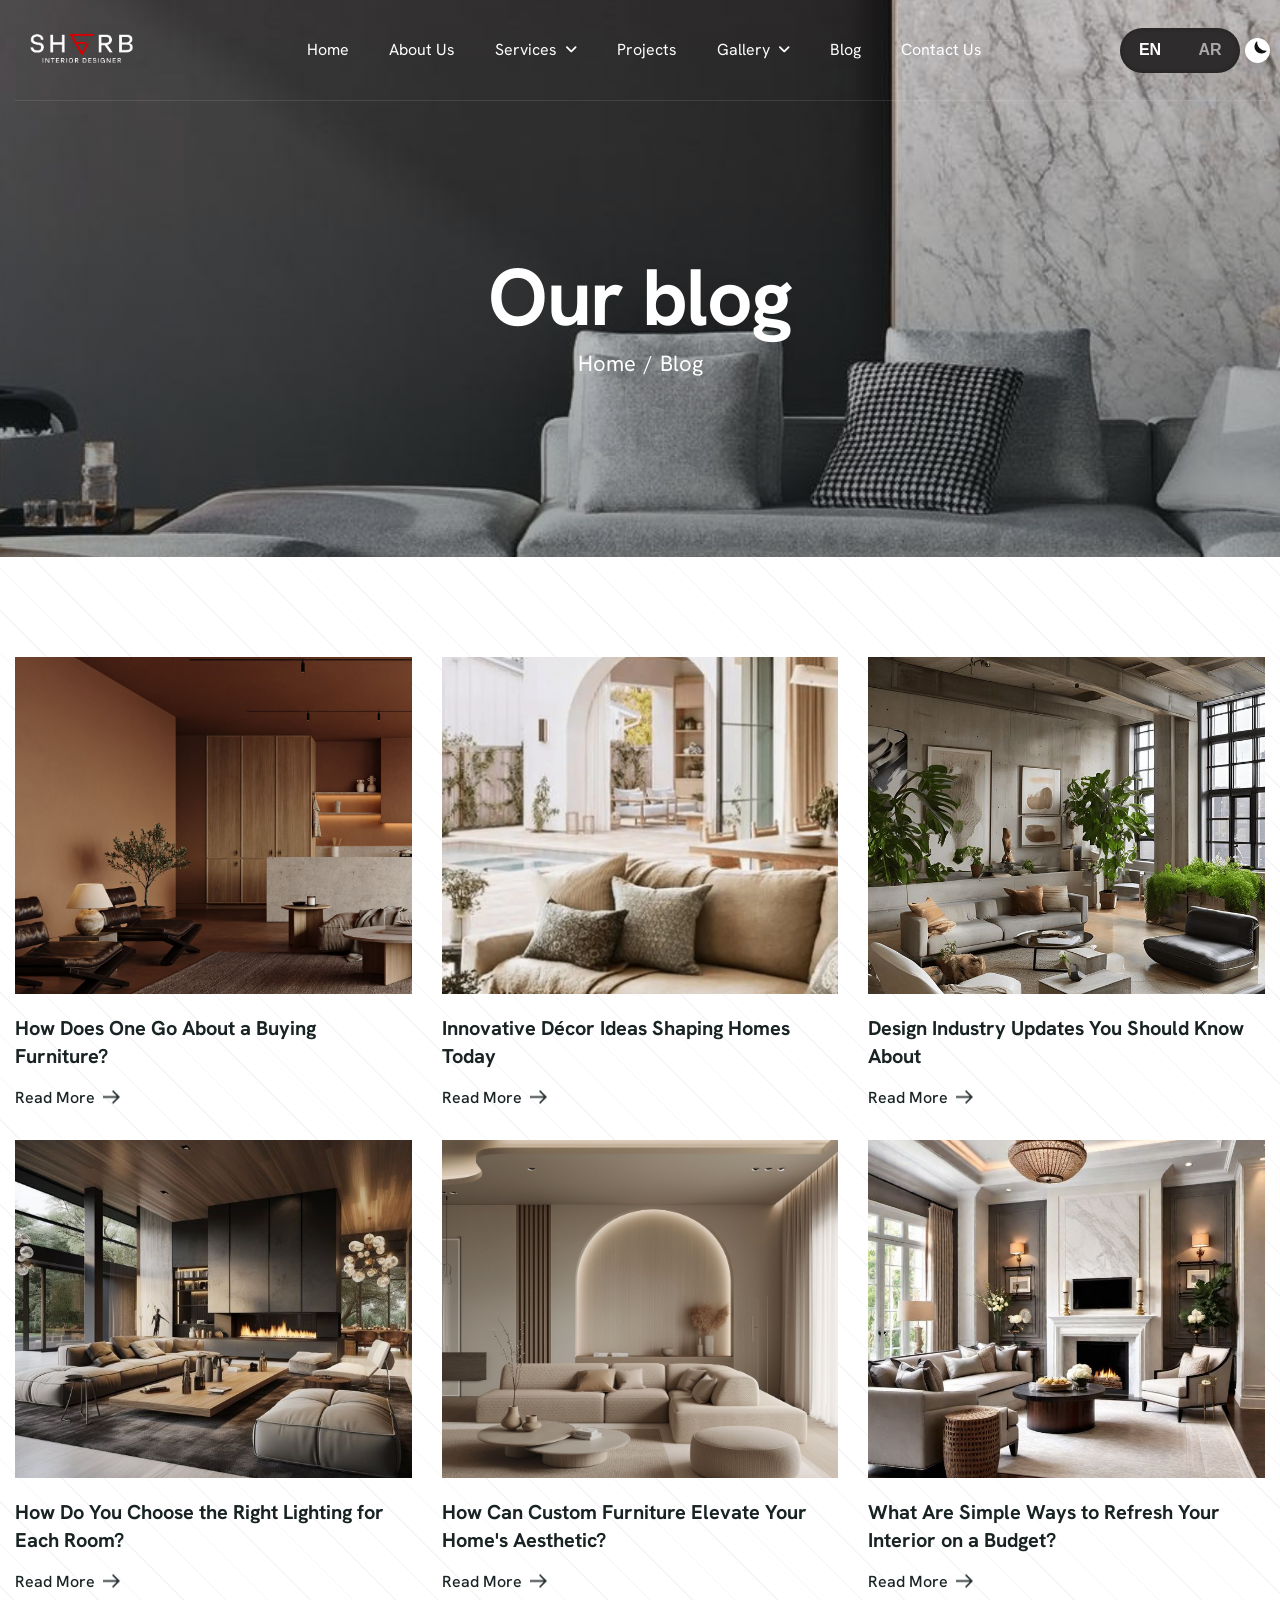
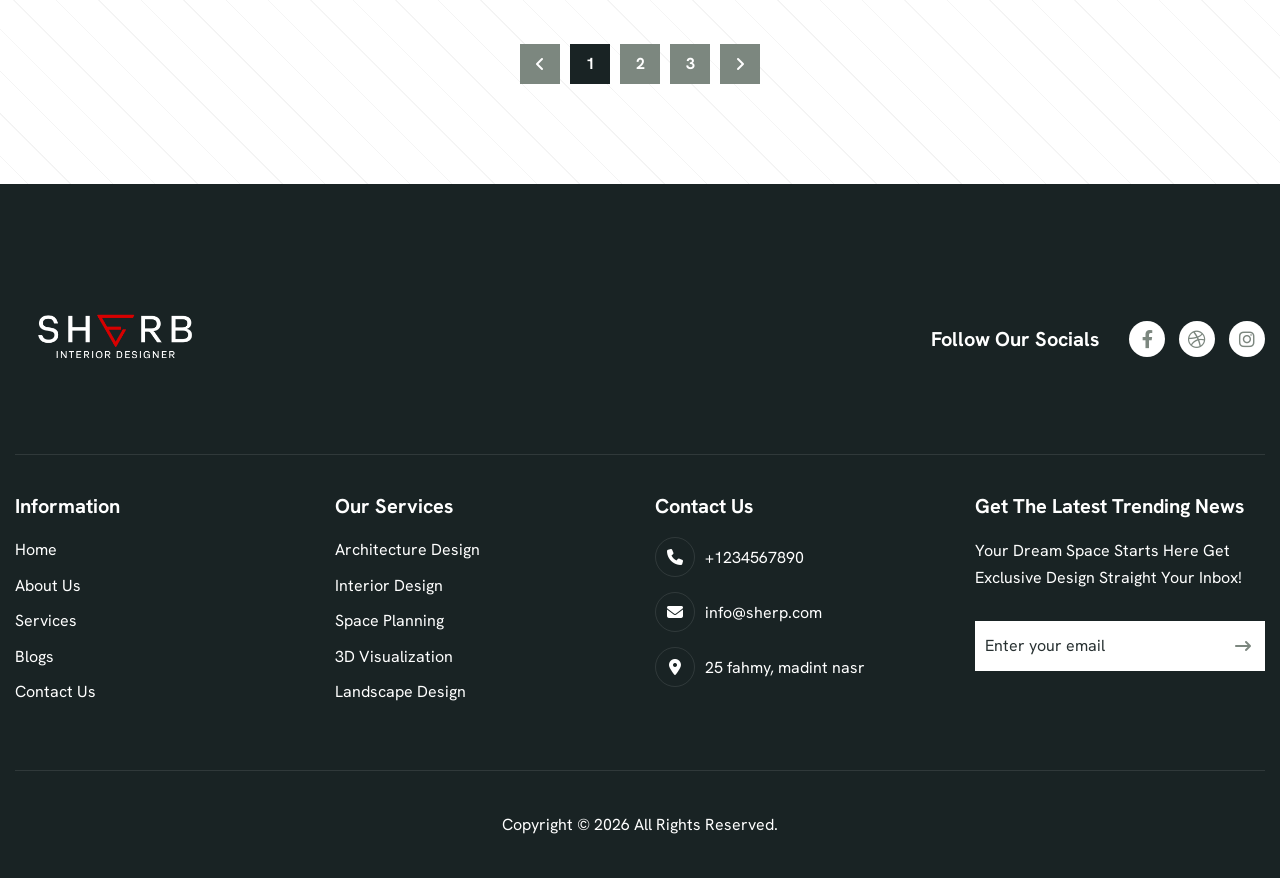
<file: blog.html>
<!doctype html>
<html lang="zxx">
  <head>
    <!-- Meta -->
    <meta charset="utf-8" />
    <meta http-equiv="X-UA-Compatible" content="IE=edge" />
    <meta
      name="viewport"
      content="width=device-width, initial-scale=1.0, maximum-scale=1"
    />
    <meta name="description" content="" />
    <meta name="keywords" content="" />
    <meta name="author" content="Awaiken" />
    <!-- Page Title -->
    <title>Sherp - Architecture and Interior Design HTML Template</title>
    <!-- Favicon Icon -->
    <link rel="shortcut icon" type="image/x-icon" href="./images/3.png" />
    <!-- Google Fonts Css-->
    <link rel="preconnect" href="https://fonts.googleapis.com" />
    <link rel="preconnect" href="https://fonts.gstatic.com" crossorigin />
    <link
      href="https://fonts.googleapis.com/css2?family=Hanken+Grotesk:ital,wght@0,100..900;1,100..900&display=swap"
      rel="stylesheet"
    />
    <!-- Bootstrap Css -->
    <link href="css/bootstrap.min.css" rel="stylesheet" media="screen" />
    <!-- SlickNav Css -->
    <link href="css/slicknav.min.css" rel="stylesheet" />
    <!-- Swiper Css -->
    <link rel="stylesheet" href="css/swiper-bundle.min.css" />
    <!-- Font Awesome Icon Css-->
    <link href="css/all.min.css" rel="stylesheet" media="screen" />
    <!-- Animated Css -->
    <link href="css/animate.css" rel="stylesheet" />
    <!-- Magnific Popup Core Css File -->
    <link rel="stylesheet" href="css/magnific-popup.css" />
    <!-- Mouse Cursor Css File -->
    <link rel="stylesheet" href="css/mousecursor.css" />
    <!-- Main Custom Css -->
    <link href="css/custom.css" rel="stylesheet" media="screen" />
  </head>
  <body>
    <!-- Preloader Start -->
    <div class="preloader">
      <div class="loading-container">
        <div class="loading"></div>
        <div id="loading-icon"><img src="./images/3.png" alt="" /></div>
      </div>
    </div>
    <!-- Preloader End -->

    <!-- Header Start -->
    <header class="main-header">
      <div class="header-sticky">
        <nav class="container">
          <div class="navbar navbar-expand-lg">
            <!-- Logo Start -->
            <a class="navbar-brand" href="./">
              <img class="logo" src="./images/1.png" alt="Logo" />
            </a>
            <!-- Logo End -->

            <!-- Main Menu Start -->
            <div class="collapse navbar-collapse main-menu">
              <div class="nav-menu-wrapper">
                <ul class="navbar-nav mr-auto" id="menu">
                  <li class="nav-item">
                    <a class="nav-link" href="./">Home</a>
                  </li>
                  <li class="nav-item">
                    <a class="nav-link" href="about.html">About Us</a>
                  </li>
                  <li class="nav-item submenu">
                    <a class="nav-link" href="services.html">Services</a>
                    <ul>
                      <li class="nav-item">
                        <a class="nav-link" href="service-single.html"
                          >Service Details</a
                        >
                      </li>
                      <li class="nav-item">
                        <a class="nav-link" href="service-single.html"
                          >Service Details</a
                        >
                      </li>
                      <li class="nav-item">
                        <a class="nav-link" href="service-single.html"
                          >Service Details</a
                        >
                      </li>
                      <li class="nav-item">
                        <a class="nav-link" href="service-single.html"
                          >Service Details</a
                        >
                      </li>
                    </ul>
                  </li>
                  <li class="nav-item">
                    <a class="nav-link" href="projects.html">Projects</a>
                  </li>
                  <li class="nav-item submenu">
                    <a class="nav-link" href="Gallery.html">Gallery</a>
                    <ul>
                      <li class="nav-item">
                        <a class="nav-link" href="ourImages.html">Our Images</a>
                      </li>
                      <li class="nav-item">
                        <a class="nav-link" href="OurVideos.html">Our Videos</a>
                      </li>
                    </ul>
                  </li>
                  <li class="nav-item">
                    <a class="nav-link" href="blog.html">Blog</a>
                  </li>

                  <li class="nav-item">
                    <a class="nav-link" href="contact.html">Contact Us</a>
                  </li>
                </ul>
              </div>
              <!-- Header Btn Start -->
              <div class="lang-toggle" id="langToggle">
                <span class="lang active" data-lang="en">EN</span>
                <span class="lang" data-lang="ar">AR</span>
                <div class="toggle-bg"></div>
              </div>
                 <div id="themeToggle" class="theme-toggle">
  <svg class="icon" viewBox="0 0 24 24">
    <path d="M21 12.8A9 9 0 0 1 11.2 3
             a7 7 0 1 0 9.8 9.8z"></path>
  </svg>
</div>
              <!-- Header Btn End -->
            </div>
            <!-- Main Menu End -->
            <div class="navbar-toggle"></div>
          </div>
        </nav>
        <div class="responsive-menu"></div>
      </div>
    </header>
    <!-- Header End -->

    <!-- Page Header Start -->
	<div class="page-header parallaxie">
		<div class="container">
			<div class="row">
				<div class="col-lg-12">
					<!-- Page Header Box Start -->
					<div class="page-header-box">
						<h1 class="text-anime-style-2" data-cursor="-opaque">Our blog</h1>
						<nav class="wow fadeInUp">
							<ol class="breadcrumb">
								<li class="breadcrumb-item"><a href="./">home</a></li>
								<li class="breadcrumb-item active" aria-current="page">blog</li>
							</ol>
						</nav>
					</div>
					<!-- Page Header Box End -->
				</div>
			</div>
		</div>
	</div>
	<!-- Page Header End -->

    <!-- Our Blog Section Start -->
    <div class="page-blog">
        <div class="container">
            <div class="row">
                <div class="col-lg-4 col-md-6">
                    <!-- Post Item Start -->
                    <div class="post-item wow fadeInUp">
                        <!-- Post Featured Image Start-->
                        <div class="post-featured-image">
                            <figure>
                                <a href="blog-single.html" class="image-anime" data-cursor-text="View">
                                    <img src="./images/15.jpg" alt="">
                                </a>
                            </figure>
                        </div>
                        <!-- Post Featured Image End -->

                        <!-- Post Item Body Start -->
                        <div class="post-item-body">
                            <!-- Post Item Content Start -->
                            <div class="post-item-content">
                                <h3><a href="blog-single.html">How Does One Go About a Buying Furniture?</a></h3>
                            </div>
                            <!-- Post Item Content End -->

                            <!-- Blog Item Button Start -->
                            <div class="post-item-btn">
                                <a href="blog-single.html" class="post-btn">read more</a>
                            </div>
                            <!-- Blog Item Button End -->
                        </div>
                        <!-- Post Item Body End -->
                    </div>
                    <!-- Post Item End -->
                </div>

                <div class="col-lg-4 col-md-6">
                    <!-- Post Item Start -->
                    <div class="post-item wow fadeInUp" data-wow-delay="0.2s">
                        <!-- Post Featured Image Start-->
                        <div class="post-featured-image">
                            <figure>
                                <a href="blog-single.html" class="image-anime" data-cursor-text="View">
                                    <img src="./images/13.jpg" alt="">
                                </a>
                            </figure>
                        </div>
                        <!-- Post Featured Image End -->

                        <!-- Post Item Body Start -->
                        <div class="post-item-body">
                            <!-- Post Item Content Start -->
                            <div class="post-item-content">
                                <h3><a href="blog-single.html">Innovative Décor Ideas Shaping Homes Today</a></h3>
                            </div>
                            <!-- Post Item Content End -->

                            <!-- Blog Item Button Start -->
                            <div class="post-item-btn">
                                <a href="blog-single.html" class="post-btn">read more</a>
                            </div>
                            <!-- Blog Item Button End -->
                        </div>
                        <!-- Post Item Body End -->
                    </div>
                    <!-- Post Item End -->
                </div>

                <div class="col-lg-4 col-md-6">
                    <!-- Post Item Start -->
                    <div class="post-item wow fadeInUp" data-wow-delay="0.4s">
                        <!-- Post Featured Image Start-->
                        <div class="post-featured-image">
                            <figure>
                                <a href="blog-single.html" class="image-anime" data-cursor-text="View">
                                    <img src="./images/18.jpg" alt="">
                                </a>
                            </figure>
                        </div>
                        <!-- Post Featured Image End -->

                        <!-- Post Item Body Start -->
                        <div class="post-item-body">
                            <!-- Post Item Content Start -->
                            <div class="post-item-content">
                                <h3><a href="blog-single.html">Design Industry Updates You Should Know About</a></h3>
                            </div>
                            <!-- Post Item Content End -->

                            <!-- Blog Item Button Start -->
                            <div class="post-item-btn">
                                <a href="blog-single.html" class="post-btn">read more</a>
                            </div>
                            <!-- Blog Item Button End -->
                        </div>
                        <!-- Post Item Body End -->
                    </div>
                    <!-- Post Item End -->
                </div>

                <div class="col-lg-4 col-md-6">
                    <!-- Post Item Start -->
                    <div class="post-item wow fadeInUp" data-wow-delay="0.6s">
                        <!-- Post Featured Image Start-->
                        <div class="post-featured-image">
                            <figure>
                                <a href="blog-single.html" class="image-anime" data-cursor-text="View">
                                    <img src="./images/16.jpg" alt="">
                                </a>
                            </figure>
                        </div>
                        <!-- Post Featured Image End -->

                        <!-- Post Item Body Start -->
                        <div class="post-item-body">
                            <!-- Post Item Content Start -->
                            <div class="post-item-content">
                                <h3><a href="blog-single.html">How Do You Choose the Right Lighting for Each Room?</a></h3>
                            </div>
                            <!-- Post Item Content End -->

                            <!-- Blog Item Button Start -->
                            <div class="post-item-btn">
                                <a href="blog-single.html" class="post-btn">read more</a>
                            </div>
                            <!-- Blog Item Button End -->
                        </div>
                        <!-- Post Item Body End -->
                    </div>
                    <!-- Post Item End -->
                </div>

                <div class="col-lg-4 col-md-6">
                    <!-- Post Item Start -->
                    <div class="post-item wow fadeInUp" data-wow-delay="0.8s">
                        <!-- Post Featured Image Start-->
                        <div class="post-featured-image">
                            <figure>
                                <a href="blog-single.html" class="image-anime" data-cursor-text="View">
                                    <img src="./images/12.jpg" alt="">
                                </a>
                            </figure>
                        </div>
                        <!-- Post Featured Image End -->

                        <!-- Post Item Body Start -->
                        <div class="post-item-body">
                            <!-- Post Item Content Start -->
                            <div class="post-item-content">
                                <h3><a href="blog-single.html">How Can Custom Furniture Elevate Your Home's Aesthetic?</a></h3>
                            </div>
                            <!-- Post Item Content End -->

                            <!-- Blog Item Button Start -->
                            <div class="post-item-btn">
                                <a href="blog-single.html" class="post-btn">read more</a>
                            </div>
                            <!-- Blog Item Button End -->
                        </div>
                        <!-- Post Item Body End -->
                    </div>
                    <!-- Post Item End -->
                </div>

                <div class="col-lg-4 col-md-6">
                    <!-- Post Item Start -->
                    <div class="post-item wow fadeInUp" data-wow-delay="1s">
                        <!-- Post Featured Image Start-->
                        <div class="post-featured-image">
                            <figure>
                                <a href="blog-single.html" class="image-anime" data-cursor-text="View">
                                    <img src="./images/17.jpg" alt="">
                                </a>
                            </figure>
                        </div>
                        <!-- Post Featured Image End -->

                        <!-- Post Item Body Start -->
                        <div class="post-item-body">
                            <!-- Post Item Content Start -->
                            <div class="post-item-content">
                                <h3><a href="blog-single.html">What Are Simple Ways to Refresh Your Interior on a Budget?</a></h3>
                            </div>
                            <!-- Post Item Content End -->

                            <!-- Blog Item Button Start -->
                            <div class="post-item-btn">
                                <a href="blog-single.html" class="post-btn">read more</a>
                            </div>
                            <!-- Blog Item Button End -->
                        </div>
                        <!-- Post Item Body End -->
                    </div>
                    <!-- Post Item End -->
                </div>

                <div class="col-lg-12">
                    <!-- Page Pagination Start -->
                    <div class="page-pagination wow fadeInUp" data-wow-delay="1.2s">
                        <ul class="pagination">
                            <li><a href="#"><i class="fa-solid fa-angle-left"></i></a></li>
                            <li class="active"><a href="#">1</a></li>
                            <li><a href="#">2</a></li>
                            <li><a href="#">3</a></li>
                            <li><a href="#"><i class="fa-solid fa-angle-right"></i></a></li>
                        </ul>
                    </div>
                    <!-- Page Pagination End -->
                </div>
            </div>
        </div>
    </div>
    <!-- Our Blog Section End -->

       <!-- Footer Start -->
    <footer class="main-footer">
      <div class="container">
        <div class="row">
          <div class="col-lg-12">
            <!-- Footer Header Start -->
            <div class="footer-header">
              <div class="row align-items-center">
                <div class="col-md-6">
                  <!-- Footer Logo Start -->
                  <div class="footer-logo">
                    <img src="./images/1.png" alt="" />
                  </div>
                  <!-- Footer Logo End -->
                </div>

                <div class="col-md-6">
                  <!-- Footer Social Link Start -->
                  <div class="footer-social-links">
                    <div class="footer-social-link-title">
                      <h3>follow our socials</h3>
                    </div>
                    <ul>
                      <li>
                        <a href="#"><i class="fa-brands fa-facebook-f"></i></a>
                      </li>
                      <li>
                        <a href="#"><i class="fa-brands fa-dribbble"></i></a>
                      </li>
                      <li>
                        <a href="#"><i class="fa-brands fa-instagram"></i></a>
                      </li>
                    </ul>
                  </div>
                  <!-- Footer Social Link End -->
                </div>
              </div>
            </div>
            <!-- Footer Header End -->
          </div>

          <div class="col-lg-3 col-md-6">
            <!-- Footer Links Start -->
            <div class="footer-links">
              <h3>information</h3>
              <ul>
                <li><a href="index-3.html">Home</a></li>
                <li><a href="about.html">About Us</a></li>
                <li><a href="services.html">Services</a></li>
                <li><a href="blog.html">Blogs</a></li>
                <li><a href="contact.html">Contact Us</a></li>
              </ul>
            </div>
            <!-- Footer Links End -->
          </div>

          <div class="col-lg-3 col-md-6">
            <!-- Footer Links Start -->
            <div class="footer-links">
              <h3>Our Services</h3>
              <ul>
                <li><a href="service-single.html">Architecture Design</a></li>
                                <li><a href="service-single.html">Interior Design</a></li>
                                <li><a href="service-single.html">Space Planning</a></li>
                                <li><a href="service-single.html">3D Visualization</a></li>
                                <li><a href="service-single.html">Landscape Design</a></li>
                           
              </ul>
            </div>
            <!-- Footer Links End -->
          </div>

          <div class="col-lg-3 col-md-6">
            <!-- Footer Contact Box Start -->
            <div class="footer-contact-box footer-links">
              <h3>contact us</h3>
              <!-- Footer Contact Item Start -->
              <div class="footer-contact-item">
                <div class="icon-box">
                  <i class="fa-solid fa-phone"></i>
                </div>
                <div class="footer-contact-content">
                  <p>+1234567890</p>
                </div>
              </div>
              <!-- Footer Contact Item End -->

              <!-- Footer Contact Item Start -->
              <div class="footer-contact-item">
                <div class="icon-box">
                  <i class="fa-solid fa-envelope"></i>
                </div>
                <div class="footer-contact-content">
                  <p>info@sherp.com</p>
                </div>
              </div>
              <!-- Footer Contact Item End -->

              <!-- Footer Contact Item Start -->
              <div class="footer-contact-item">
                <div class="icon-box">
                  <i class="fa-solid fa-location-dot"></i>
                </div>
                <div class="footer-contact-content">
                  <p>25 fahmy, madint nasr</p>
                </div>
              </div>
              <!-- Footer Contact Item End -->
            </div>
            <!-- Footer Contact Box End -->
          </div>

          <div class="col-lg-3 col-md-6">
            <!-- Footer Newsletter Form Start -->
            <div class="footer-latest-news footer-links">
              <h3>get the latest trending news</h3>

              <div class="footer-newsletter-form">
                <p>
                  Your Dream Space Starts Here Get Exclusive Design Straight
                  Your Inbox!
                </p>

                <form id="newslettersForm" action="#" method="POST">
                  <div class="form-group">
                    <input
                      type="email"
                      name="email"
                      class="form-control"
                      id="mail"
                      placeholder="Enter your email"
                      required
                    />
                    <button type="submit">
                      <i class="fa-solid fa-arrow-right-long"></i>
                    </button>
                  </div>
                </form>
              </div>
            </div>
            <!-- Footer Newsletter Form End -->
          </div>
        </div>

        <!-- Footer Copyright Section Start -->
        <div class="footer-copyright">
          <div class="row">
            <div class="col-md-12">
              <!-- Footer Copyright Start -->
              <div class="footer-copyright-text">
                <p>Copyright © 2026 All Rights Reserved.</p>
              </div>
              <!-- Footer Copyright End -->
            </div>
          </div>
        </div>
        <!-- Footer Copyright Section End -->
      </div>
    </footer>
    <!-- Footer End -->

    <!-- Jquery Library File -->
    <script src="js/jquery-3.7.1.min.js"></script>
    <!-- Bootstrap js file -->
    <script src="js/bootstrap.min.js"></script>
    <!-- Validator js file -->
    <script src="js/validator.min.js"></script>
    <!-- SlickNav js file -->
    <script src="js/jquery.slicknav.js"></script>
    <!-- Swiper js file -->
    <script src="js/swiper-bundle.min.js"></script>
    <!-- Counter js file -->
    <script src="js/jquery.waypoints.min.js"></script>
    <script src="js/jquery.counterup.min.js"></script>
    <!-- Isotop js file -->
	<script src="js/isotope.min.js"></script>
    <!-- Magnific js file -->
    <script src="js/jquery.magnific-popup.min.js"></script>
    <!-- SmoothScroll -->
    <script src="js/SmoothScroll.js"></script>
    <!-- Parallax js -->
    <script src="js/parallaxie.js"></script>
    <!-- MagicCursor js file -->
    <script src="js/gsap.min.js"></script>
    <script src="js/magiccursor.js"></script>
    <!-- Text Effect js file -->
    <script src="js/SplitText.js"></script>
    <script src="js/ScrollTrigger.min.js"></script>
    <!-- YTPlayer js File -->
    <script src="js/jquery.mb.YTPlayer.min.js"></script>
    <!-- Wow js file -->
    <script src="js/wow.min.js"></script>
    <!-- Main Custom js file -->
    <script src="js/function.js"></script>
</body>
</html>
</file>
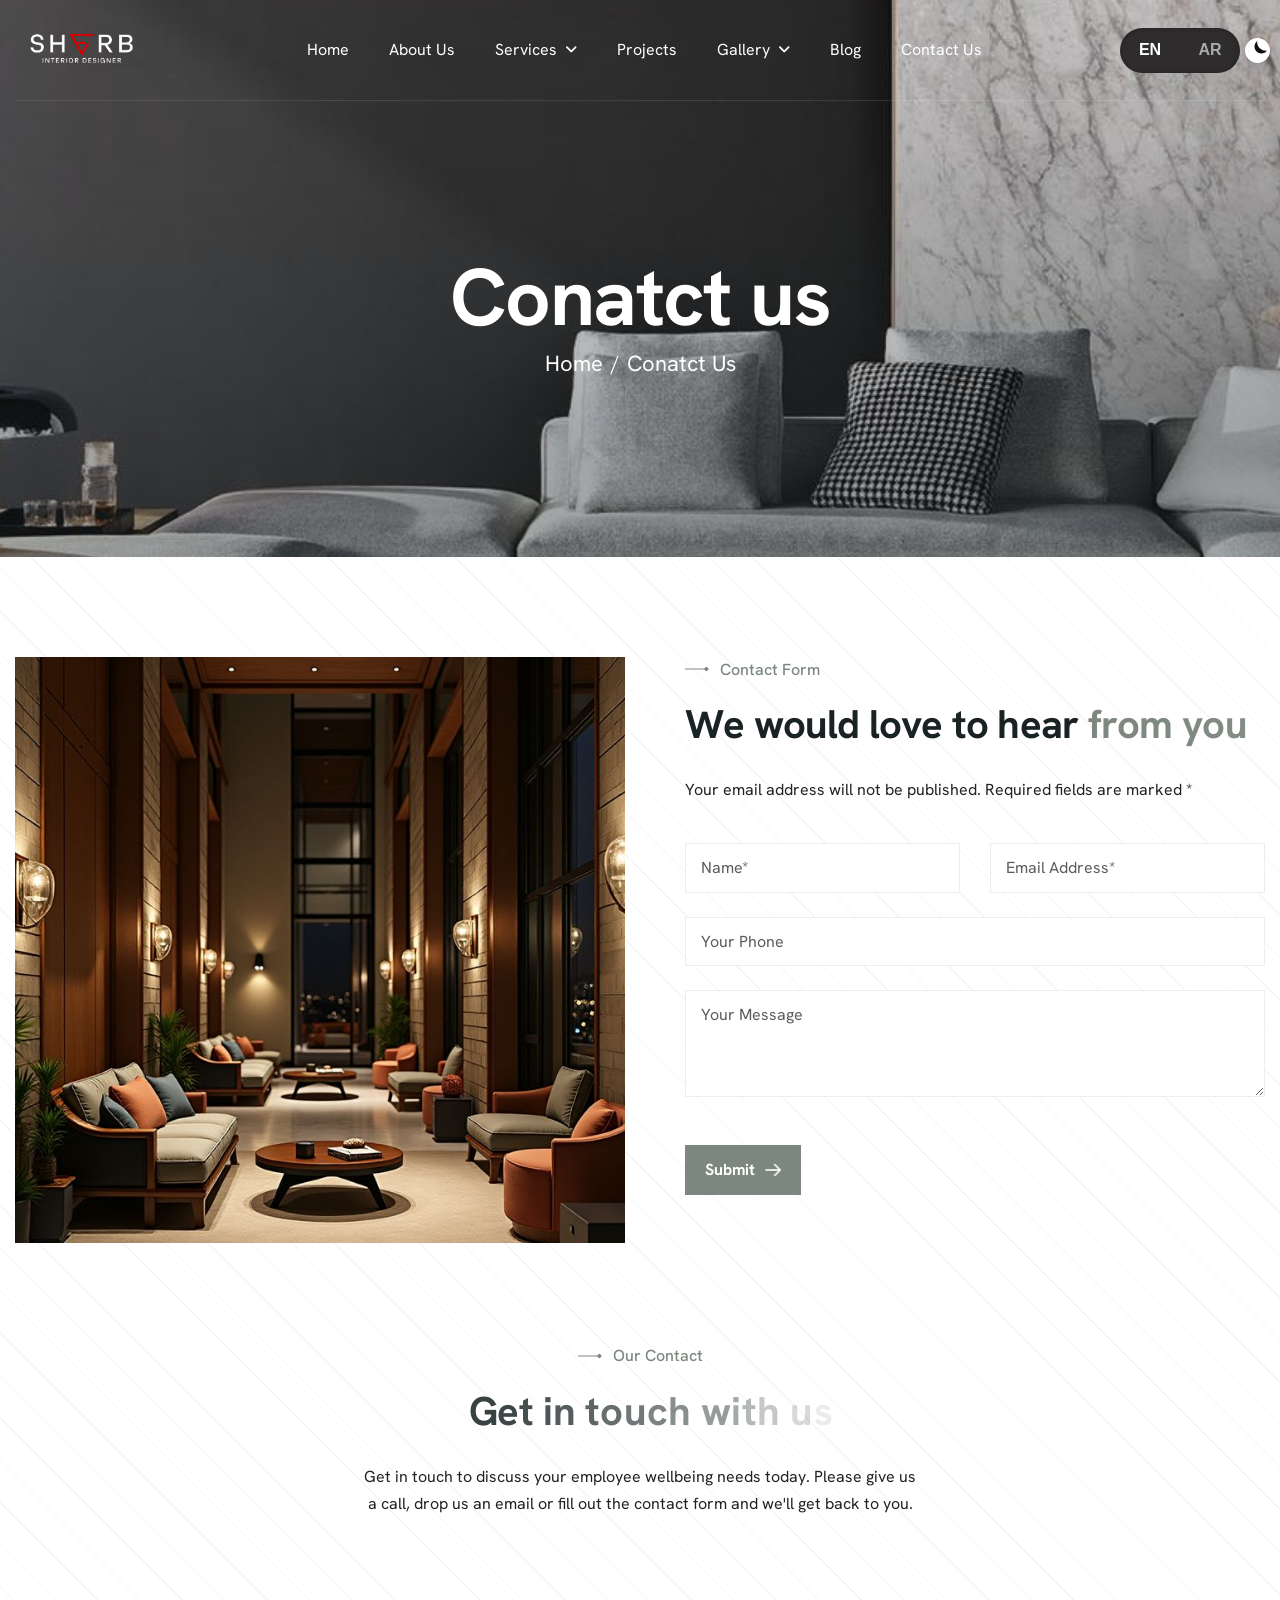
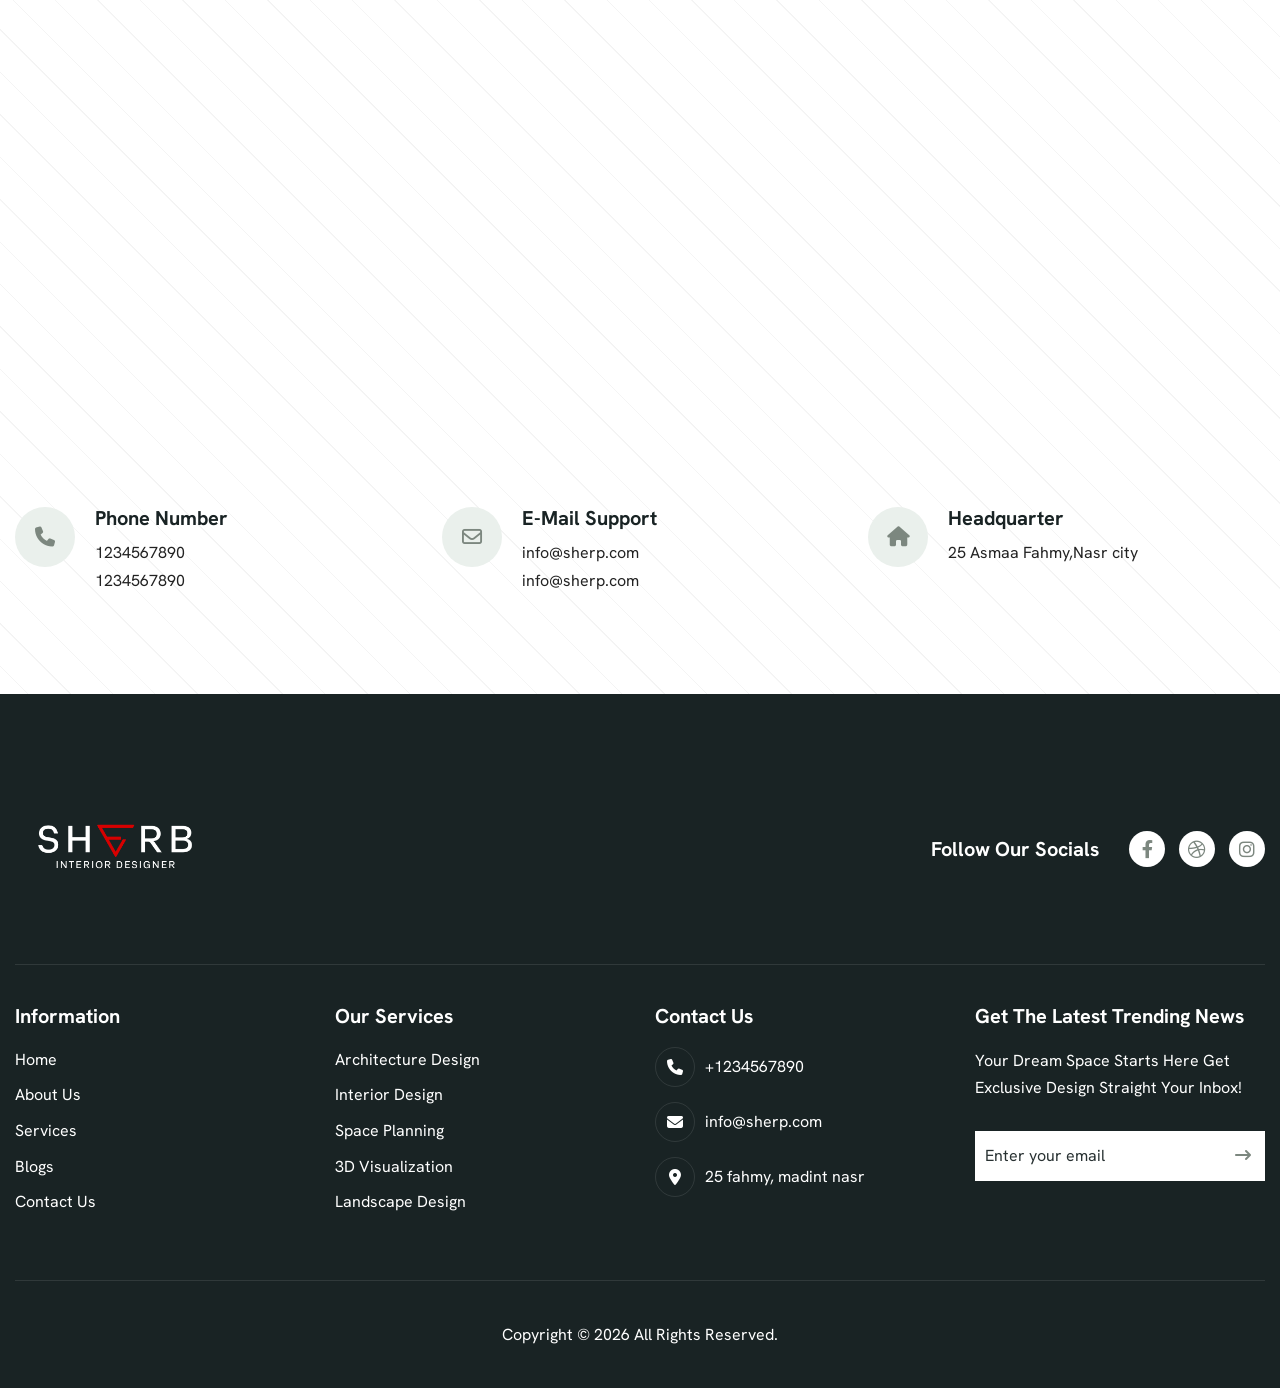
<file: contact.html>
<!doctype html>
<html lang="zxx">
  <head>
    <!-- Meta -->
    <meta charset="utf-8" />
    <meta http-equiv="X-UA-Compatible" content="IE=edge" />
    <meta
      name="viewport"
      content="width=device-width, initial-scale=1.0, maximum-scale=1"
    />
    <meta name="description" content="" />
    <meta name="keywords" content="" />
    <meta name="author" content="Awaiken" />
    <!-- Page Title -->
    <title>Sherp - Architecture and Interior Design HTML Template</title>
    <!-- Favicon Icon -->
    <link rel="shortcut icon" type="image/x-icon" href="./3.png" />
    <!-- Google Fonts Css-->
    <link rel="preconnect" href="https://fonts.googleapis.com" />
    <link rel="preconnect" href="https://fonts.gstatic.com" crossorigin />
    <link
      href="https://fonts.googleapis.com/css2?family=Hanken+Grotesk:ital,wght@0,100..900;1,100..900&display=swap"
      rel="stylesheet"
    />
    <!-- Bootstrap Css -->
    <link href="css/bootstrap.min.css" rel="stylesheet" media="screen" />
    <!-- SlickNav Css -->
    <link href="css/slicknav.min.css" rel="stylesheet" />
    <!-- Swiper Css -->
    <link rel="stylesheet" href="css/swiper-bundle.min.css" />
    <!-- Font Awesome Icon Css-->
    <link href="css/all.min.css" rel="stylesheet" media="screen" />
    <!-- Animated Css -->
    <link href="css/animate.css" rel="stylesheet" />
    <!-- Magnific Popup Core Css File -->
    <link rel="stylesheet" href="css/magnific-popup.css" />
    <!-- Mouse Cursor Css File -->
    <link rel="stylesheet" href="css/mousecursor.css" />
    <!-- Main Custom Css -->
    <link href="css/custom.css" rel="stylesheet" media="screen" />
  </head>
  <body>
    <!-- Preloader Start -->
    <div class="preloader">
      <div class="loading-container">
        <div class="loading"></div>
        <div id="loading-icon"><img src="./images/3.png" alt="" /></div>
      </div>
    </div>
    <!-- Preloader End -->

    <!-- Header Start -->
    <header class="main-header">
      <div class="header-sticky">
        <nav class="container">
          <div class="navbar navbar-expand-lg">
            <!-- Logo Start -->
            <a class="navbar-brand" href="./">
              <img src="./images/1.png" alt="Logo" />
            </a>
            <!-- Logo End -->

            <!-- Main Menu Start -->
            <div class="collapse navbar-collapse main-menu">
              <div class="nav-menu-wrapper">
                <ul class="navbar-nav mr-auto" id="menu">
                  <li class="nav-item">
                    <a class="nav-link" href="./">Home</a>
                  </li>
                  <li class="nav-item">
                    <a class="nav-link" href="about.html">About Us</a>
                  </li>
                  <li class="nav-item submenu">
                    <a class="nav-link" href="services.html">Services</a>
                    <ul>
                      <li class="nav-item">
                        <a class="nav-link" href="service-single.html"
                          >Service Details</a
                        >
                      </li>
                      <li class="nav-item">
                        <a class="nav-link" href="service-single.html"
                          >Service Details</a
                        >
                      </li>
                      <li class="nav-item">
                        <a class="nav-link" href="service-single.html"
                          >Service Details</a
                        >
                      </li>
                      <li class="nav-item">
                        <a class="nav-link" href="service-single.html"
                          >Service Details</a
                        >
                      </li>
                    </ul>
                  </li>
                  <li class="nav-item">
                    <a class="nav-link" href="projects.html">Projects</a>
                  </li>
                  <li class="nav-item submenu">
                    <a class="nav-link" href="Gallery.html">Gallery</a>
                    <ul>
                      <li class="nav-item">
                        <a class="nav-link" href="ourImages.html">Our Images</a>
                      </li>
                      <li class="nav-item">
                        <a class="nav-link" href="OurVideos.html">Our Videos</a>
                      </li>
                    </ul>
                  </li>
                  <li class="nav-item">
                    <a class="nav-link" href="blog.html">Blog</a>
                  </li>

                  <li class="nav-item">
                    <a class="nav-link" href="contact.html">Contact Us</a>
                  </li>
                </ul>
              </div>
              <!-- Header Btn Start -->
              <div class="lang-toggle" id="langToggle">
                <span class="lang active" data-lang="en">EN</span>
                <span class="lang" data-lang="ar">AR</span>
                <div class="toggle-bg"></div>
              </div>
                 <div id="themeToggle" class="theme-toggle">
  <svg class="icon" viewBox="0 0 24 24">
    <path d="M21 12.8A9 9 0 0 1 11.2 3
             a7 7 0 1 0 9.8 9.8z"></path>
  </svg>
</div>
              <!-- Header Btn End -->
            </div>
            <!-- Main Menu End -->
            <div class="navbar-toggle"></div>
          </div>
        </nav>
        <div class="responsive-menu"></div>
      </div>
    </header>
    <!-- Header End -->

    <!-- Page Header Start -->
	<div class="page-header parallaxie">
		<div class="container">
			<div class="row">
				<div class="col-lg-12">
					<!-- Page Header Box Start -->
					<div class="page-header-box">
						<h1 class="text-anime-style-2" data-cursor="-opaque">Conatct us</h1>
						<nav class="wow fadeInUp">
							<ol class="breadcrumb">
								<li class="breadcrumb-item"><a href="./">home</a></li>
								<li class="breadcrumb-item active" aria-current="page">conatct us</li>
							</ol>
						</nav>
					</div>
					<!-- Page Header Box End -->
				</div>
			</div>
		</div>
	</div>
	<!-- Page Header End -->

    <!-- Page Contact Us Start -->
    <div class="page-contact-us">
        <div class="container">
            <div class="row">
                <div class="col-lg-6">
                    <!-- Contact Us Image Start -->
                    <div class="contact-us-image">
                        <figure class="image-anime reveal">
                            <img src="./images/a0b4a523225ae659dc8f7d8a9c363630.jpg" alt="">
                        </figure>
                    </div>
                    <!-- Contact Us Image End -->
                </div>
                
                <div class="col-lg-6">
                    <!-- Contact Us Form Start -->
                    <div class="contact-us-form">
                        <!-- Section Title Start -->
                        <div class="section-title">
                            <h3 class="wow fadeInUp">contact form</h3>
                            <h2 class="text-anime-style-2" data-cursor="-opaque">We would love to hear <span>from you</span></h2>
                            <p class="wow fadeInUp" data-wow-delay="0.2s">Your email address will not be published. Required fields are marked *</p>
                        </div>
                        <!-- Section Title End -->

                        <!-- Contact Form Start -->
                        <div class="contact-form">
                            <!-- Contact Form Start -->
                            <form id="contactForm" action="#" method="POST" data-toggle="validator" class="wow fadeInUp" data-wow-delay="0.4s">
                                <div class="row">
                                    <div class="form-group col-md-6 mb-4">
                                        <input type="text" name="name" class="form-control" id="name" placeholder="Name*" required>
                                        <div class="help-block with-errors"></div>
                                    </div>

                                    <div class="form-group col-md-6 mb-4">
                                        <input type="email" name ="email" class="form-control" id="email" placeholder="Email Address*" required>
                                        <div class="help-block with-errors"></div>
                                    </div>

                                    <div class="form-group col-md-12 mb-4">
                                        <input type="text" name="phone" class="form-control" id="phone" placeholder="Your Phone" required>
                                        <div class="help-block with-errors"></div>
                                    </div>

                                    <div class="form-group col-md-12 mb-5">
                                        <textarea name="message" class="form-control" id="message" rows="4" placeholder="Your Message"></textarea>
                                        <div class="help-block with-errors"></div>
                                    </div>

                                    <div class="col-md-12">
                                        <button type="submit" class="btn-default">submit</button>
                                        <div id="msgSubmit" class="h3 hidden"></div>
                                    </div>
                                </div>
                            </form>
                            <!-- Contact Form End -->
                        </div>
                        <!-- Contact Form End -->
                    </div>
                    <!-- Contact Us Form End -->
                </div>
            </div>
        </div>
    </div>
    <!-- Page Contact Us End -->

    <!-- Google Map Section Start -->
    <div class="google-map">
        <div class="container">
            <div class="row">
                <div class="col-lg-12">
                    <!-- Section Title Start -->
                    <div class="section-title">
                        <h3 class="wow fadeInUp">Our contact</h3>
                        <h2 class="text-anime-style-2" data-cursor="-opaque">Get in touch with us</h2>
                        <p class="wow fadeInUp" data-wow-delay="0.2s">Get in touch to discuss your employee wellbeing needs today. Please give us a call, drop us an email or fill out the contact form and we'll get back to you.</p>
                    </div>
                    <!-- Section Title End -->
                </div>

                <div class="col-lg-12">
                    <!-- Google Map IFrame Start -->
                    <div class="google-map-iframe">
                   <iframe src="https://www.google.com/maps/embed?pb=!1m18!1m12!1m3!1d174734.01550708382!2d30.984046677686027!3d30.02597663552025!2m3!1f0!2f0!3f0!3m2!1i1024!2i768!4f13.1!3m3!1m2!1s0x14583f56556b43cd%3A0x37e9562f660dd619!2sBe%20Group!5e1!3m2!1sen!2seg!4v1779625434346!5m2!1sen!2seg" width="600" height="450" style="border:0;" allowfullscreen="" loading="lazy" referrerpolicy="no-referrer-when-downgrade"></iframe>
                    </div>
                    <!-- Google Map IFrame End -->
                </div>
            </div>

            <div class="row">
                <div class="col-lg-12">
                    <!-- Contact Info Box Start -->
                    <div class="contact-info-box">
                        <!-- Conatct Info Item Start -->
                        <div class="contact-info-item wow fadeInUp">
                            <!-- Icon Box Start -->
                            <div class="icon-box">
                                <i class="fa-solid fa-phone"></i>
                            </div>
                            <!-- Icon Box End -->

                            <!-- Contact Info Content Start -->
                            <div class="contact-info-content">
                                <h3>phone number</h3>
                                <p>1234567890</p>
                                <p>1234567890</p>                               
                            </div>
                            <!-- Contact Info Content End -->
                        </div>
                        <!-- Conatct Info Item End -->

                        <!-- Conatct Info Item Start -->
                        <div class="contact-info-item wow fadeInUp" data-wow-delay="0.2s">
                            <!-- Icon Box Start -->
                            <div class="icon-box">
                                <i class="fa-regular fa-envelope"></i>
                            </div>
                            <!-- Icon Box End -->

                            <!-- Contact Info Content Start -->
                            <div class="contact-info-content">
                                <h3>e-mail support</h3>
                                <p>info@sherp.com</p>
                                <p>info@sherp.com</p>
                            </div>
                            <!-- Contact Info Content End -->
                        </div>
                        <!-- Conatct Info Item End -->

                        <!-- Conatct Info Item Start -->
                        <div class="contact-info-item wow fadeInUp" data-wow-delay="0.4s">
                            <!-- Icon Box Start -->
                            <div class="icon-box">
                                <i class="fa-solid fa-house"></i>
                            </div>
                            <!-- Icon Box End -->

                            <!-- Contact Info Content Start -->
                            <div class="contact-info-content">
                                <h3>headquarter</h3>
                                <p>25 Asmaa Fahmy,Nasr city</p>
                            </div>
                            <!-- Contact Info Content End -->
                        </div>
                        <!-- Conatct Info Item End -->
                    </div>
                    <!-- Contact Info Box End -->
                </div>
            </div>
        </div>
    </div>
    <!-- Google Map Section End -->

    <!-- Footer Start -->
    <footer class="main-footer">
      <div class="container">
        <div class="row">
          <div class="col-lg-12">
            <!-- Footer Header Start -->
            <div class="footer-header">
              <div class="row align-items-center">
                <div class="col-md-6">
                  <!-- Footer Logo Start -->
                  <div class="footer-logo">
                    <img src="./images/1.png" alt="" />
                  </div>
                  <!-- Footer Logo End -->
                </div>

                <div class="col-md-6">
                  <!-- Footer Social Link Start -->
                  <div class="footer-social-links">
                    <div class="footer-social-link-title">
                      <h3>follow our socials</h3>
                    </div>
                    <ul>
                      <li>
                        <a href="#"><i class="fa-brands fa-facebook-f"></i></a>
                      </li>
                      <li>
                        <a href="#"><i class="fa-brands fa-dribbble"></i></a>
                      </li>
                      <li>
                        <a href="#"><i class="fa-brands fa-instagram"></i></a>
                      </li>
                    </ul>
                  </div>
                  <!-- Footer Social Link End -->
                </div>
              </div>
            </div>
            <!-- Footer Header End -->
          </div>

          <div class="col-lg-3 col-md-6">
            <!-- Footer Links Start -->
            <div class="footer-links">
              <h3>information</h3>
              <ul>
                <li><a href="index-3.html">Home</a></li>
                <li><a href="about.html">About Us</a></li>
                <li><a href="services.html">Services</a></li>
                <li><a href="blog.html">Blogs</a></li>
                <li><a href="contact.html">Contact Us</a></li>
              </ul>
            </div>
            <!-- Footer Links End -->
          </div>

          <div class="col-lg-3 col-md-6">
            <!-- Footer Links Start -->
            <div class="footer-links">
              <h3>Our Services</h3>
              <ul>
                <li><a href="service-single.html">Architecture Design</a></li>
                                <li><a href="service-single.html">Interior Design</a></li>
                                <li><a href="service-single.html">Space Planning</a></li>
                                <li><a href="service-single.html">3D Visualization</a></li>
                                <li><a href="service-single.html">Landscape Design</a></li>
                           
              </ul>
            </div>
            <!-- Footer Links End -->
          </div>

          <div class="col-lg-3 col-md-6">
            <!-- Footer Contact Box Start -->
            <div class="footer-contact-box footer-links">
              <h3>contact us</h3>
              <!-- Footer Contact Item Start -->
              <div class="footer-contact-item">
                <div class="icon-box">
                  <i class="fa-solid fa-phone"></i>
                </div>
                <div class="footer-contact-content">
                  <p>+1234567890</p>
                </div>
              </div>
              <!-- Footer Contact Item End -->

              <!-- Footer Contact Item Start -->
              <div class="footer-contact-item">
                <div class="icon-box">
                  <i class="fa-solid fa-envelope"></i>
                </div>
                <div class="footer-contact-content">
                  <p>info@sherp.com</p>
                </div>
              </div>
              <!-- Footer Contact Item End -->

              <!-- Footer Contact Item Start -->
              <div class="footer-contact-item">
                <div class="icon-box">
                  <i class="fa-solid fa-location-dot"></i>
                </div>
                <div class="footer-contact-content">
                  <p>25 fahmy, madint nasr</p>
                </div>
              </div>
              <!-- Footer Contact Item End -->
            </div>
            <!-- Footer Contact Box End -->
          </div>

          <div class="col-lg-3 col-md-6">
            <!-- Footer Newsletter Form Start -->
            <div class="footer-latest-news footer-links">
              <h3>get the latest trending news</h3>

              <div class="footer-newsletter-form">
                <p>
                  Your Dream Space Starts Here Get Exclusive Design Straight
                  Your Inbox!
                </p>

                <form id="newslettersForm" action="#" method="POST">
                  <div class="form-group">
                    <input
                      type="email"
                      name="email"
                      class="form-control"
                      id="mail"
                      placeholder="Enter your email"
                      required
                    />
                    <button type="submit">
                      <i class="fa-solid fa-arrow-right-long"></i>
                    </button>
                  </div>
                </form>
              </div>
            </div>
            <!-- Footer Newsletter Form End -->
          </div>
        </div>

        <!-- Footer Copyright Section Start -->
        <div class="footer-copyright">
          <div class="row">
            <div class="col-md-12">
              <!-- Footer Copyright Start -->
              <div class="footer-copyright-text">
                <p>Copyright © 2026 All Rights Reserved.</p>
              </div>
              <!-- Footer Copyright End -->
            </div>
          </div>
        </div>
        <!-- Footer Copyright Section End -->
      </div>
    </footer>
    <!-- Footer End -->

    <!-- Jquery Library File -->
    <script src="js/jquery-3.7.1.min.js"></script>
    <!-- Bootstrap js file -->
    <script src="js/bootstrap.min.js"></script>
    <!-- Validator js file -->
    <script src="js/validator.min.js"></script>
    <!-- SlickNav js file -->
    <script src="js/jquery.slicknav.js"></script>
    <!-- Swiper js file -->
    <script src="js/swiper-bundle.min.js"></script>
    <!-- Counter js file -->
    <script src="js/jquery.waypoints.min.js"></script>
    <script src="js/jquery.counterup.min.js"></script>
    <!-- Isotop js file -->
	<script src="js/isotope.min.js"></script>
    <!-- Magnific js file -->
    <script src="js/jquery.magnific-popup.min.js"></script>
    <!-- SmoothScroll -->
    <script src="js/SmoothScroll.js"></script>
    <!-- Parallax js -->
    <script src="js/parallaxie.js"></script>
    <!-- MagicCursor js file -->
    <script src="js/gsap.min.js"></script>
    <script src="js/magiccursor.js"></script>
    <!-- Text Effect js file -->
    <script src="js/SplitText.js"></script>
    <script src="js/ScrollTrigger.min.js"></script>
    <!-- YTPlayer js File -->
    <script src="js/jquery.mb.YTPlayer.min.js"></script>
    <!-- Wow js file -->
    <script src="js/wow.min.js"></script>
    <!-- Main Custom js file -->
    <script src="js/function.js"></script>
</body>
</html>
</file>
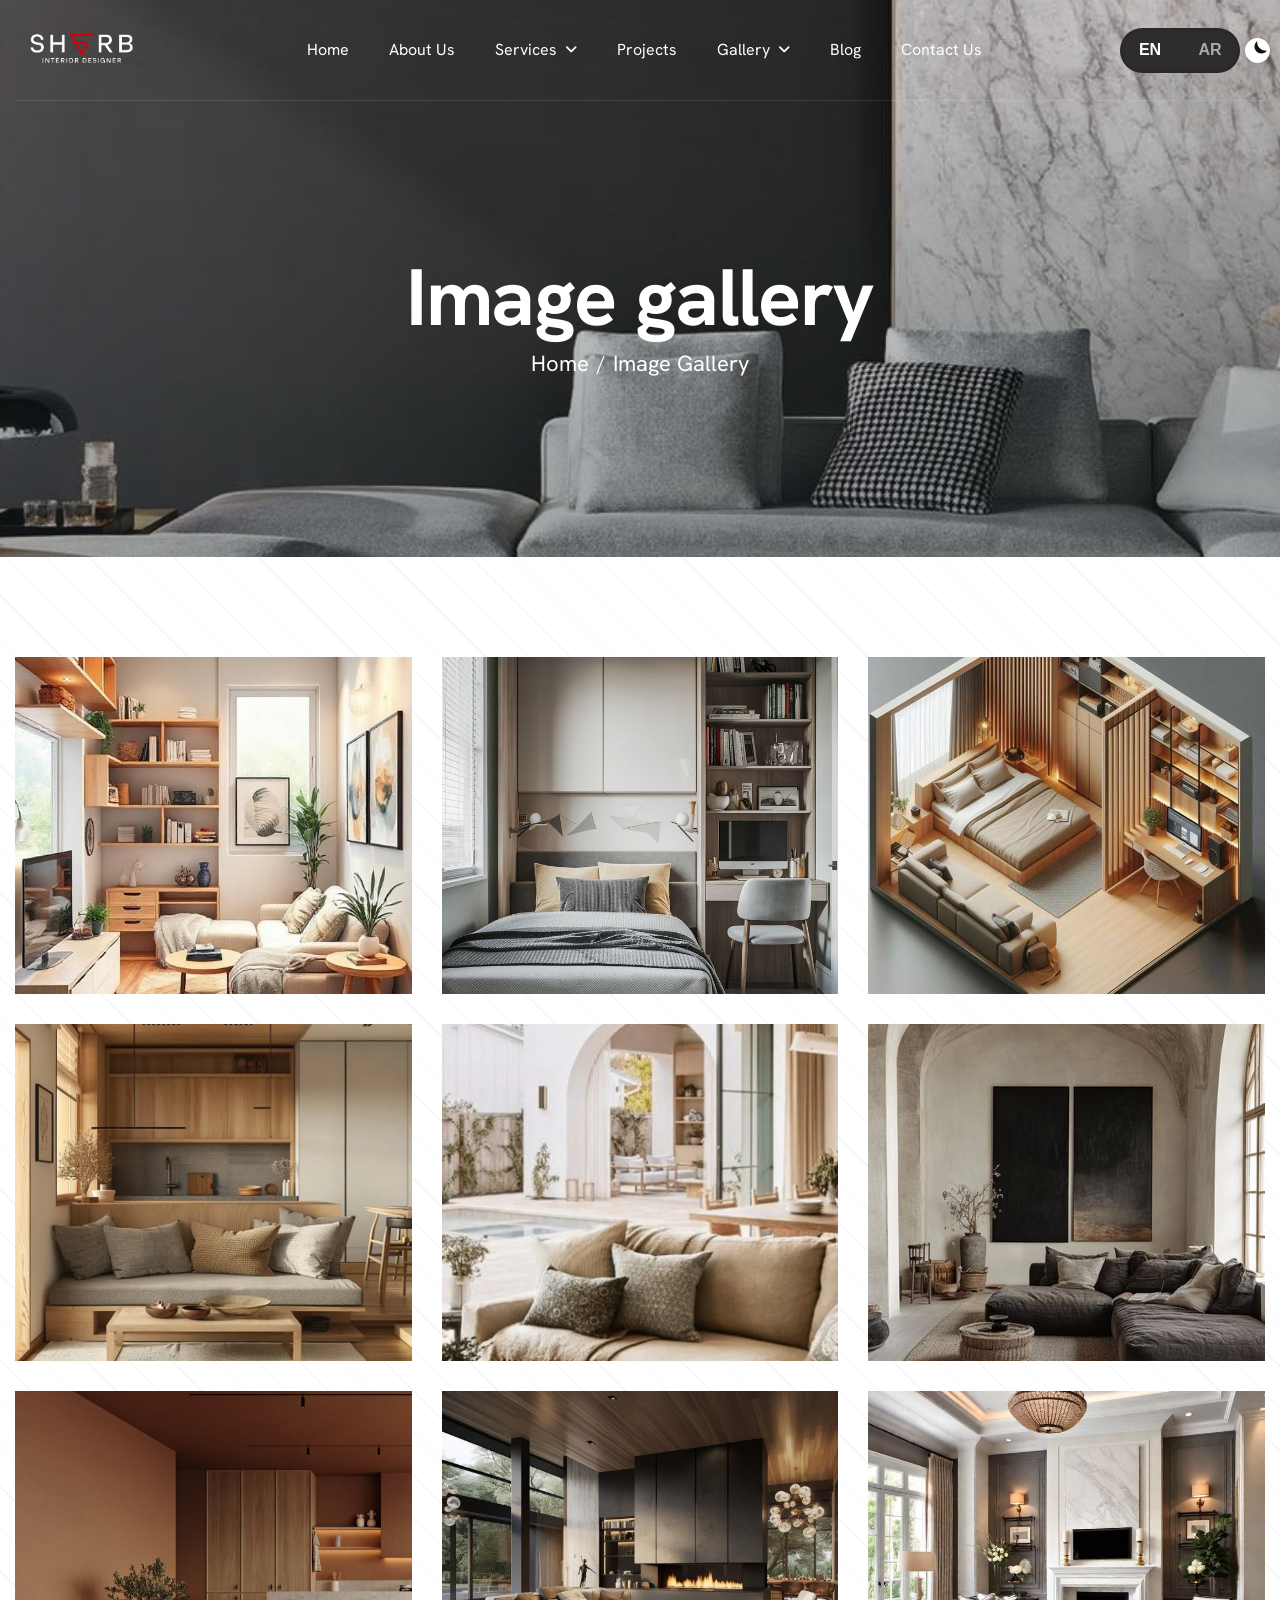
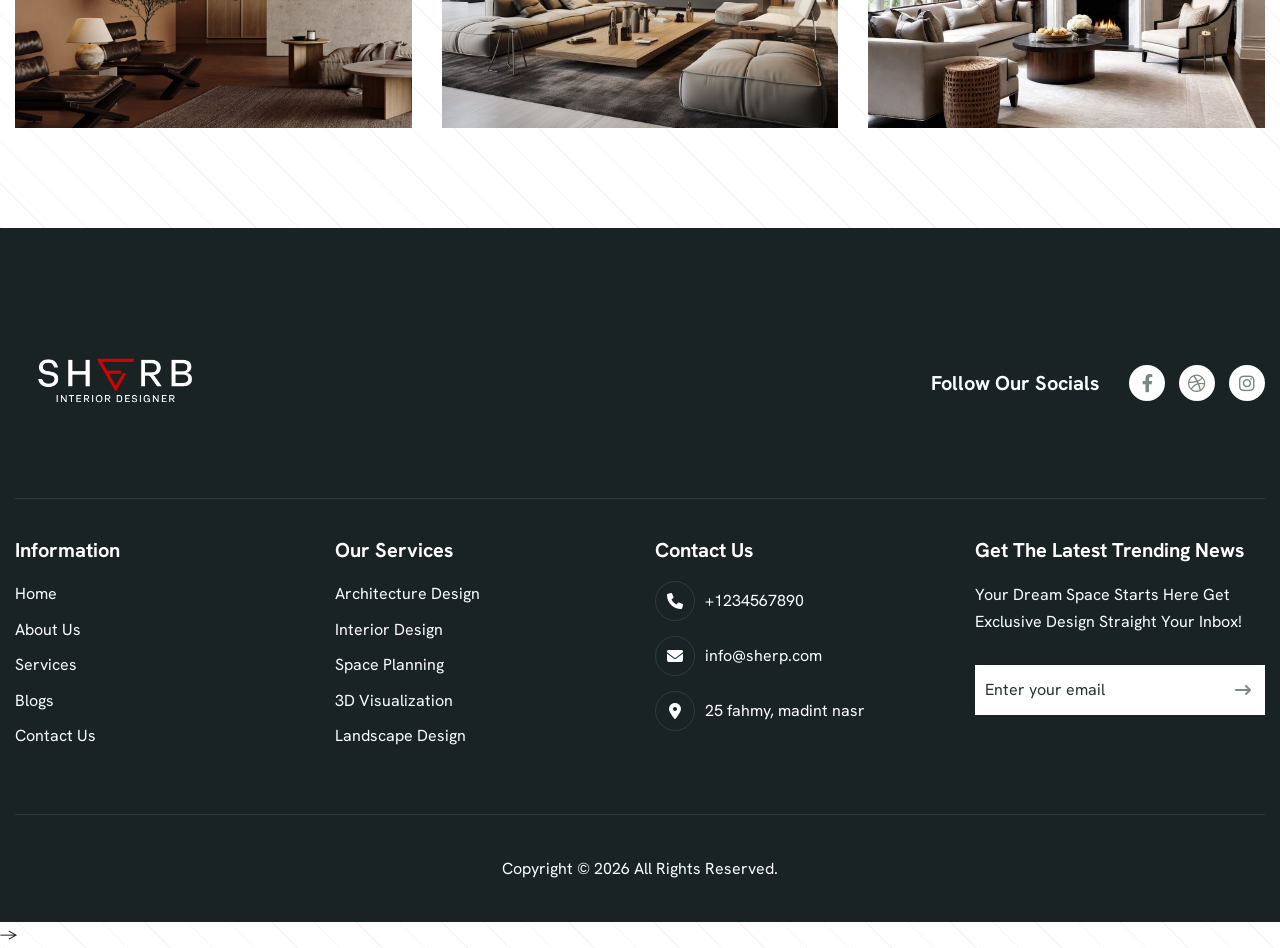
<file: ourImages.html>
<!doctype html>
<html lang="zxx">
  <head>
    <!-- Meta -->
    <meta charset="utf-8" />
    <meta http-equiv="X-UA-Compatible" content="IE=edge" />
    <meta
      name="viewport"
      content="width=device-width, initial-scale=1.0, maximum-scale=1"
    />
    <meta name="description" content="" />
    <meta name="keywords" content="" />
    <meta name="author" content="Awaiken" />
    <!-- Page Title -->
    <title>Sherp - Architecture and Interior Design HTML Template</title>
    <!-- Favicon Icon -->
    <link rel="shortcut icon" type="image/x-icon" href="./images/3.png" />
    <!-- Google Fonts Css-->
    <link rel="preconnect" href="https://fonts.googleapis.com" />
    <link rel="preconnect" href="https://fonts.gstatic.com" crossorigin />
    <link
      href="https://fonts.googleapis.com/css2?family=Hanken+Grotesk:ital,wght@0,100..900;1,100..900&display=swap"
      rel="stylesheet"
    />
    <!-- Bootstrap Css -->
    <link href="css/bootstrap.min.css" rel="stylesheet" media="screen" />
    <!-- SlickNav Css -->
    <link href="css/slicknav.min.css" rel="stylesheet" />
    <!-- Swiper Css -->
    <link rel="stylesheet" href="css/swiper-bundle.min.css" />
    <!-- Font Awesome Icon Css-->
    <link href="css/all.min.css" rel="stylesheet" media="screen" />
    <!-- Animated Css -->
    <link href="css/animate.css" rel="stylesheet" />
    <!-- Magnific Popup Core Css File -->
    <link rel="stylesheet" href="css/magnific-popup.css" />
    <!-- Mouse Cursor Css File -->
    <link rel="stylesheet" href="css/mousecursor.css" />
    <!-- Main Custom Css -->
    <link href="css/custom.css" rel="stylesheet" media="screen" />
  </head>
  <body>
    <!-- Preloader Start -->
    <div class="preloader">
      <div class="loading-container">
        <div class="loading"></div>
        <div id="loading-icon"><img src="./images/3.png" alt="" /></div>
      </div>
    </div>
    <!-- Preloader End -->

    <!-- Header Start -->
    <header class="main-header">
      <div class="header-sticky">
        <nav class="container">
          <div class="navbar navbar-expand-lg">
            <!-- Logo Start -->
            <a class="navbar-brand" href="./">
              <img class="logo" src="./images/1.png" alt="Logo" />
            </a>
            <!-- Logo End -->

            <!-- Main Menu Start -->
            <div class="collapse navbar-collapse main-menu">
              <div class="nav-menu-wrapper">
                <ul class="navbar-nav mr-auto" id="menu">
                  <li class="nav-item">
                    <a class="nav-link" href="./">Home</a>
                  </li>
                  <li class="nav-item">
                    <a class="nav-link" href="about.html">About Us</a>
                  </li>
                  <li class="nav-item submenu">
                    <a class="nav-link" href="services.html">Services</a>
                    <ul>
                      <li class="nav-item">
                        <a class="nav-link" href="service-single.html"
                          >Service Details</a
                        >
                      </li>
                      <li class="nav-item">
                        <a class="nav-link" href="service-single.html"
                          >Service Details</a
                        >
                      </li>
                      <li class="nav-item">
                        <a class="nav-link" href="service-single.html"
                          >Service Details</a
                        >
                      </li>
                      <li class="nav-item">
                        <a class="nav-link" href="service-single.html"
                          >Service Details</a
                        >
                      </li>
                    </ul>
                  </li>
                  <li class="nav-item">
                    <a class="nav-link" href="projects.html">Projects</a>
                  </li>
                  <li class="nav-item submenu">
                    <a class="nav-link" href="Gallery.html">Gallery</a>
                    <ul>
                      <li class="nav-item">
                        <a class="nav-link" href="ourImages.html">Our Images</a>
                      </li>
                      <li class="nav-item">
                        <a class="nav-link" href="OurVideos.html">Our Videos</a>
                      </li>
                    </ul>
                  </li>
                  <li class="nav-item">
                    <a class="nav-link" href="blog.html">Blog</a>
                  </li>

                  <li class="nav-item">
                    <a class="nav-link" href="contact.html">Contact Us</a>
                  </li>
                </ul>
              </div>
              <!-- Header Btn Start -->
              <div class="lang-toggle" id="langToggle">
                <span class="lang active" data-lang="en">EN</span>
                <span class="lang" data-lang="ar">AR</span>
                <div class="toggle-bg"></div>
              </div>
                 <div id="themeToggle" class="theme-toggle">
  <svg class="icon" viewBox="0 0 24 24">
    <path d="M21 12.8A9 9 0 0 1 11.2 3
             a7 7 0 1 0 9.8 9.8z"></path>
  </svg>
</div>
              <!-- Header Btn End -->
            </div>
            <!-- Main Menu End -->
            <div class="navbar-toggle"></div>
          </div>
        </nav>
        <div class="responsive-menu"></div>
      </div>
    </header>
    <!-- Header End -->

    <!-- Page Header Start -->
	<div class="page-header parallaxie">
		<div class="container">
			<div class="row">
				<div class="col-lg-12">
					<!-- Page Header Box Start -->
					<div class="page-header-box">
						<h1 class="text-anime-style-2" data-cursor="-opaque">Image gallery</h1>
						<nav class="wow fadeInUp">
							<ol class="breadcrumb">
								<li class="breadcrumb-item"><a href="./">home</a></li>
								<li class="breadcrumb-item active" aria-current="page">image gallery</li>
							</ol>
						</nav>
					</div>
					<!-- Page Header Box End -->
				</div>
			</div>
		</div>
	</div>
	<!-- Page Header End -->

    <!-- Photo Gallery Section Start -->
	<div class="page-gallery">
		<div class="container">
			<!-- gallery section start -->
			<div class="row gallery-items page-gallery-box">
                <div class="col-lg-4 col-6">
                    <!-- image gallery start -->
                    <div class="photo-gallery wow fadeInUp" data-cursor-text="View">
                        <a href="/images/projectgallery1.jpg">
                            <figure class="image-anime">
                                <img src="./images/projectgallery1.jpg" alt="">
                            </figure>
                        </a>
                    </div>
                    <!-- image gallery end -->
                </div>

                <div class="col-lg-4 col-6">
                    <!-- image gallery start -->
                    <div class="photo-gallery wow fadeInUp" data-wow-delay="0.2s" data-cursor-text="View">
                        <a href="images/projectgallery2.jpg">
                            <figure class="image-anime">
                                <img src="images/projectgallery2.jpg" alt="">
                            </figure>
                        </a>
                    </div>
                    <!-- image gallery end -->
                </div>

                <div class="col-lg-4 col-6">
                    <!-- image gallery start -->
                    <div class="photo-gallery wow fadeInUp" data-wow-delay="0.4s" data-cursor-text="View">
                        <a href="./images/projectgallery3.jpg">
                            <figure class="image-anime">
                                <img src="./images/projectgallery3.jpg" alt="">
                            </figure>
                        </a>
                    </div>
                    <!-- image gallery end -->
                </div>

                <div class="col-lg-4 col-6">
                    <!-- image gallery start -->
                    <div class="photo-gallery wow fadeInUp" data-wow-delay="0.6s" data-cursor-text="View">
                        <a href="./images/projectgallery4.jpg">
                            <figure class="image-anime">
                                <img src="./images/projectgallery4.jpg" alt="">
                            </figure>
                        </a>
                    </div>
                    <!-- image gallery end -->
                </div>

                <div class="col-lg-4 col-6">
                    <!-- image gallery start -->
                    <div class="photo-gallery wow fadeInUp" data-wow-delay="0.8s" data-cursor-text="View">
                        <a href="./images/13.jpg">
                            <figure class="image-anime">
                                <img src="./images/13.jpg" alt="">
                            </figure>
                        </a>
                    </div>
                    <!-- image gallery end -->
                </div>

                <div class="col-lg-4 col-6">
                    <!-- image gallery start -->
                    <div class="photo-gallery wow fadeInUp" data-wow-delay="1s" data-cursor-text="View">
                        <a href="./images/14.jpg">
                            <figure class="image-anime">
                                <img src="images/14.jpg" alt="">
                            </figure>
                        </a>
                    </div>
                    <!-- image gallery end -->
                </div>
                
                <div class="col-lg-4 col-6">
                    <!-- image gallery start -->
                    <div class="photo-gallery wow fadeInUp" data-wow-delay="1.2s" data-cursor-text="View">
                        <a href="images/15.jpg">
                            <figure class="image-anime">
                                <img src="images/15.jpg" alt="">
                            </figure>
                        </a>
                    </div>
                    <!-- image gallery end -->
                </div>

                <div class="col-lg-4 col-6">
                    <!-- image gallery start -->
                    <div class="photo-gallery wow fadeInUp" data-wow-delay="1.4s" data-cursor-text="View">
                        <a href="./images/16.jpg">
                            <figure class="image-anime">
                                <img src="./images/16.jpg" alt="">
                            </figure>
                        </a>
                    </div>
                    <!-- image gallery end -->
                </div>

                <div class="col-lg-4 col-6">
                    <!-- image gallery start -->
                    <div class="photo-gallery wow fadeInUp" data-wow-delay="1.6s" data-cursor-text="View">
                        <a href="./images/17.jpg">
                            <figure class="image-anime">
                                <img src="./images/17.jpg" alt="">
                            </figure>
                        </a>
                    </div>
                    <!-- image gallery end -->
                </div>
			</div>
			<!-- gallery section end -->
		</div>
	</div>
	<!-- Photo Gallery Section End -->

        <!-- Footer Start -->
    <footer class="main-footer">
      <div class="container">
        <div class="row">
          <div class="col-lg-12">
            <!-- Footer Header Start -->
            <div class="footer-header">
              <div class="row align-items-center">
                <div class="col-md-6">
                  <!-- Footer Logo Start -->
                  <div class="footer-logo">
                    <img src="./images/1.png" alt="" />
                  </div>
                  <!-- Footer Logo End -->
                </div>

                <div class="col-md-6">
                  <!-- Footer Social Link Start -->
                  <div class="footer-social-links">
                    <div class="footer-social-link-title">
                      <h3>follow our socials</h3>
                    </div>
                    <ul>
                      <li>
                        <a href="#"><i class="fa-brands fa-facebook-f"></i></a>
                      </li>
                      <li>
                        <a href="#"><i class="fa-brands fa-dribbble"></i></a>
                      </li>
                      <li>
                        <a href="#"><i class="fa-brands fa-instagram"></i></a>
                      </li>
                    </ul>
                  </div>
                  <!-- Footer Social Link End -->
                </div>
              </div>
            </div>
            <!-- Footer Header End -->
          </div>

          <div class="col-lg-3 col-md-6">
            <!-- Footer Links Start -->
            <div class="footer-links">
              <h3>information</h3>
              <ul>
                <li><a href="index-3.html">Home</a></li>
                <li><a href="about.html">About Us</a></li>
                <li><a href="services.html">Services</a></li>
                <li><a href="blog.html">Blogs</a></li>
                <li><a href="contact.html">Contact Us</a></li>
              </ul>
            </div>
            <!-- Footer Links End -->
          </div>

          <div class="col-lg-3 col-md-6">
            <!-- Footer Links Start -->
            <div class="footer-links">
              <h3>Our Services</h3>
              <ul>
                <li><a href="service-single.html">Architecture Design</a></li>
                                <li><a href="service-single.html">Interior Design</a></li>
                                <li><a href="service-single.html">Space Planning</a></li>
                                <li><a href="service-single.html">3D Visualization</a></li>
                                <li><a href="service-single.html">Landscape Design</a></li>
                           
              </ul>
            </div>
            <!-- Footer Links End -->
          </div>

          <div class="col-lg-3 col-md-6">
            <!-- Footer Contact Box Start -->
            <div class="footer-contact-box footer-links">
              <h3>contact us</h3>
              <!-- Footer Contact Item Start -->
              <div class="footer-contact-item">
                <div class="icon-box">
                  <i class="fa-solid fa-phone"></i>
                </div>
                <div class="footer-contact-content">
                  <p>+1234567890</p>
                </div>
              </div>
              <!-- Footer Contact Item End -->

              <!-- Footer Contact Item Start -->
              <div class="footer-contact-item">
                <div class="icon-box">
                  <i class="fa-solid fa-envelope"></i>
                </div>
                <div class="footer-contact-content">
                  <p>info@sherp.com</p>
                </div>
              </div>
              <!-- Footer Contact Item End -->

              <!-- Footer Contact Item Start -->
              <div class="footer-contact-item">
                <div class="icon-box">
                  <i class="fa-solid fa-location-dot"></i>
                </div>
                <div class="footer-contact-content">
                  <p>25 fahmy, madint nasr</p>
                </div>
              </div>
              <!-- Footer Contact Item End -->
            </div>
            <!-- Footer Contact Box End -->
          </div>

          <div class="col-lg-3 col-md-6">
            <!-- Footer Newsletter Form Start -->
            <div class="footer-latest-news footer-links">
              <h3>get the latest trending news</h3>

              <div class="footer-newsletter-form">
                <p>
                  Your Dream Space Starts Here Get Exclusive Design Straight
                  Your Inbox!
                </p>

                <form id="newslettersForm" action="#" method="POST">
                  <div class="form-group">
                    <input
                      type="email"
                      name="email"
                      class="form-control"
                      id="mail"
                      placeholder="Enter your email"
                      required
                    />
                    <button type="submit">
                      <i class="fa-solid fa-arrow-right-long"></i>
                    </button>
                  </div>
                </form>
              </div>
            </div>
            <!-- Footer Newsletter Form End -->
          </div>
        </div>

        <!-- Footer Copyright Section Start -->
        <div class="footer-copyright">
          <div class="row">
            <div class="col-md-12">
              <!-- Footer Copyright Start -->
              <div class="footer-copyright-text">
                <p>Copyright © 2026 All Rights Reserved.</p>
              </div>
              <!-- Footer Copyright End -->
            </div>
          </div>
        </div>
        <!-- Footer Copyright Section End -->
      </div>
    </footer>
    <!-- Footer End -->->

    <!-- Jquery Library File -->
    <script src="js/jquery-3.7.1.min.js"></script>
    <!-- Bootstrap js file -->
    <script src="js/bootstrap.min.js"></script>
    <!-- Validator js file -->
    <script src="js/validator.min.js"></script>
    <!-- SlickNav js file -->
    <script src="js/jquery.slicknav.js"></script>
    <!-- Swiper js file -->
    <script src="js/swiper-bundle.min.js"></script>
    <!-- Counter js file -->
    <script src="js/jquery.waypoints.min.js"></script>
    <script src="js/jquery.counterup.min.js"></script>
    <!-- Isotop js file -->
	<script src="js/isotope.min.js"></script>
    <!-- Magnific js file -->
    <script src="js/jquery.magnific-popup.min.js"></script>
    <!-- SmoothScroll -->
    <script src="js/SmoothScroll.js"></script>
    <!-- Parallax js -->
    <script src="js/parallaxie.js"></script>
    <!-- MagicCursor js file -->
    <script src="js/gsap.min.js"></script>
    <script src="js/magiccursor.js"></script>
    <!-- Text Effect js file -->
    <script src="js/SplitText.js"></script>
    <script src="js/ScrollTrigger.min.js"></script>
    <!-- YTPlayer js File -->
    <script src="js/jquery.mb.YTPlayer.min.js"></script>
    <!-- Wow js file -->
    <script src="js/wow.min.js"></script>
    <!-- Main Custom js file -->
    <script src="js/function.js"></script>
</body>
</html>
</file>
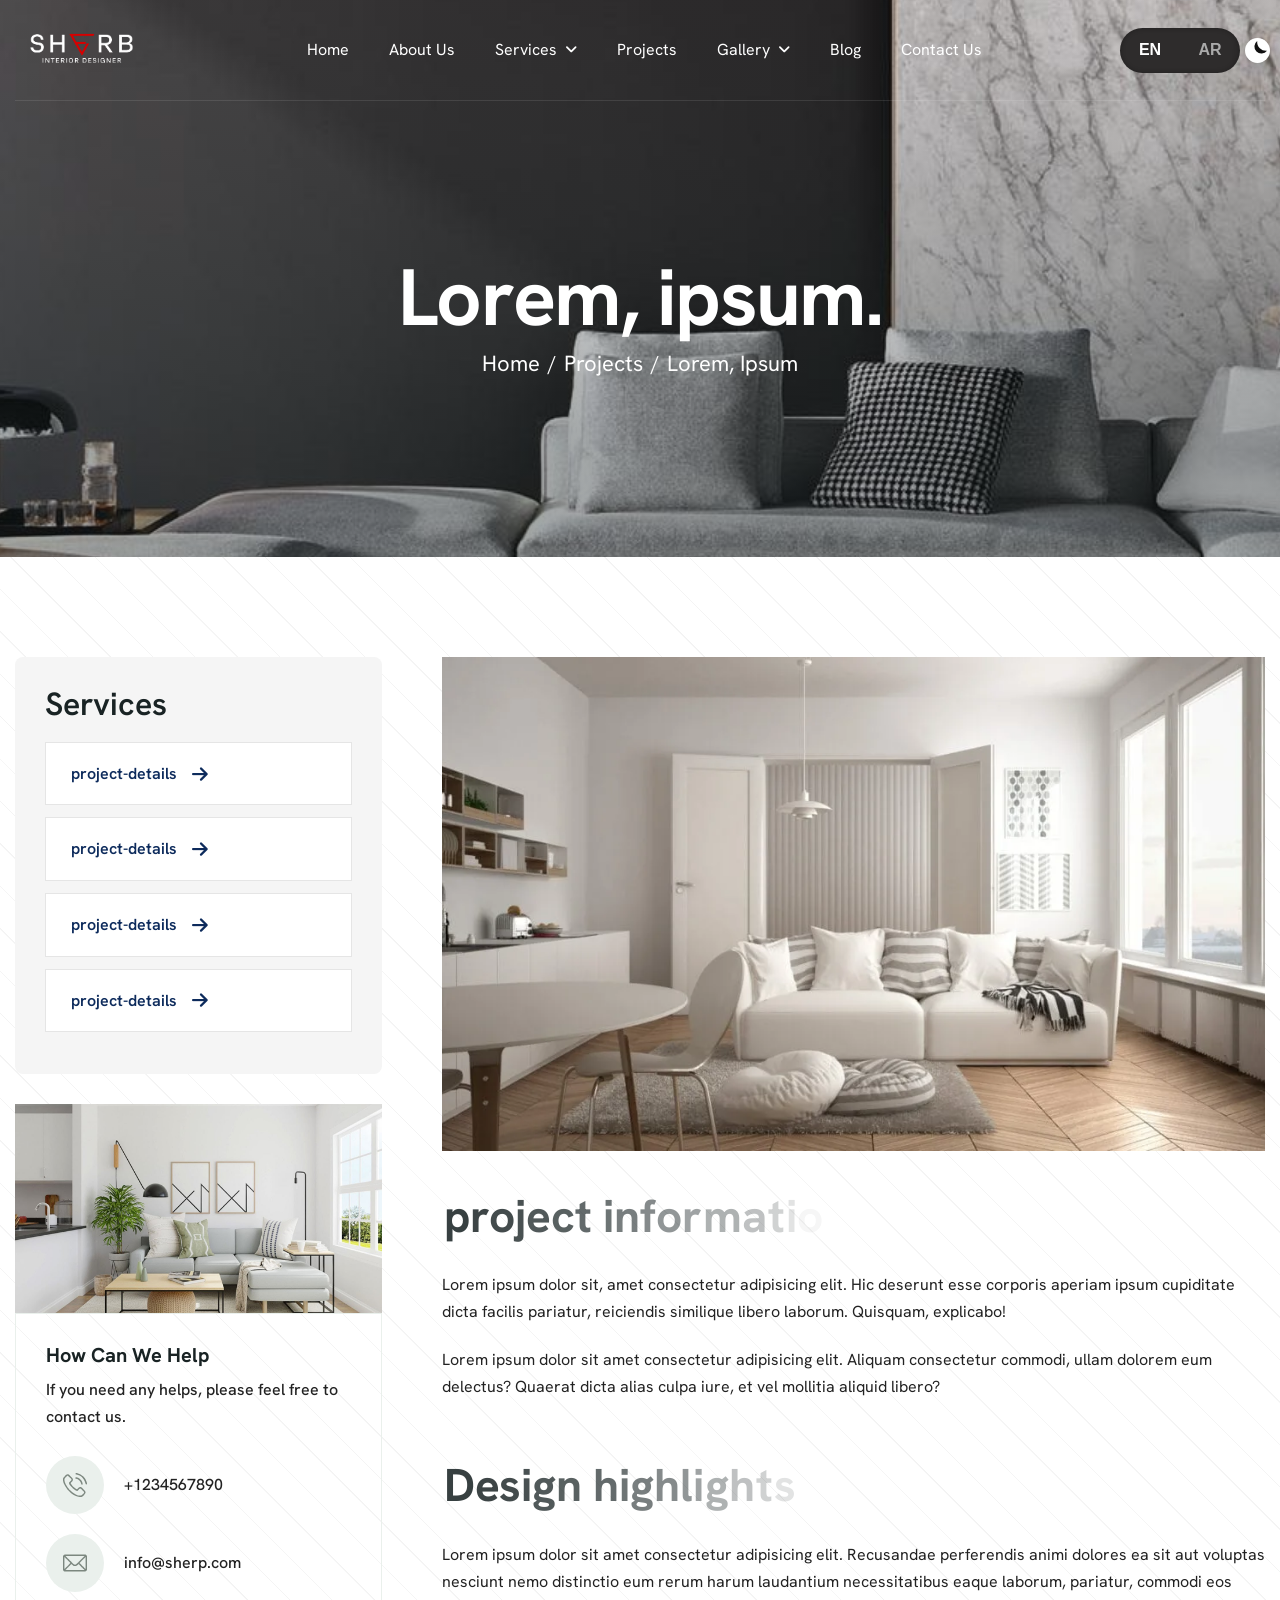
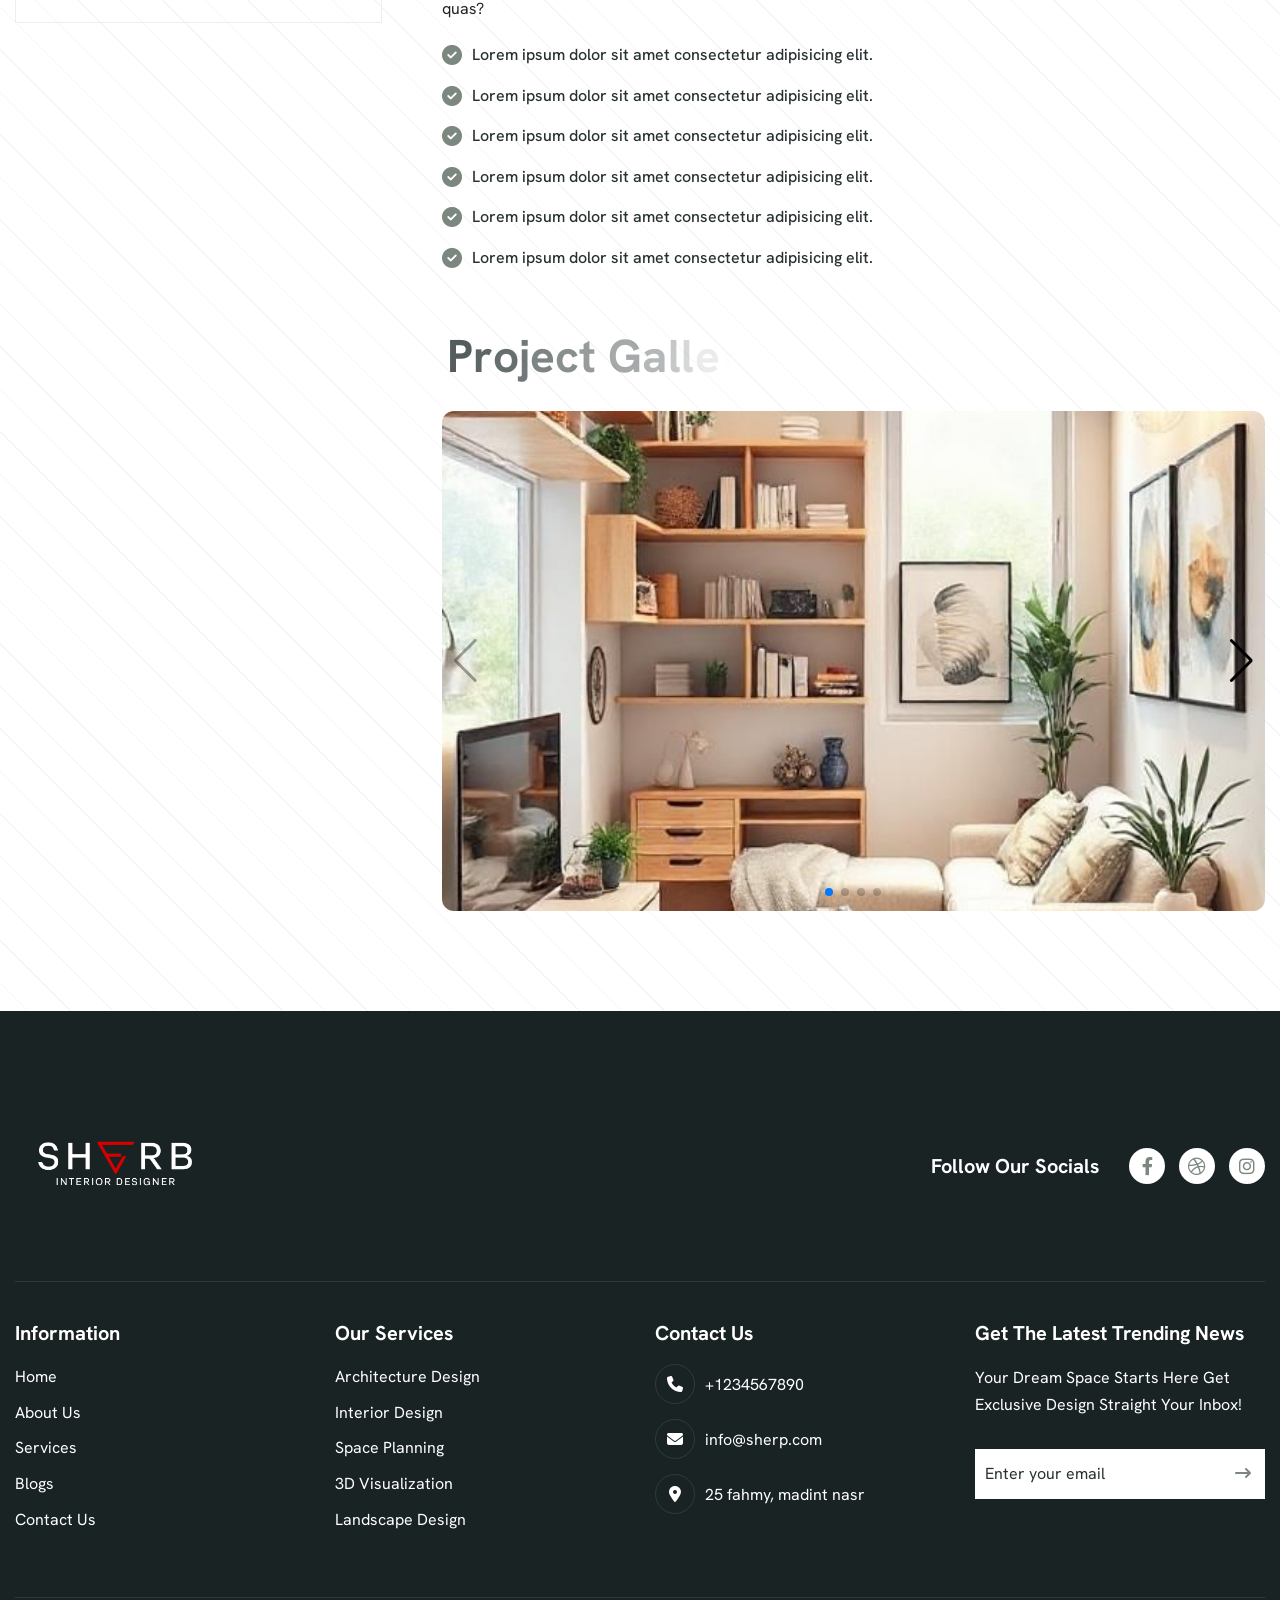
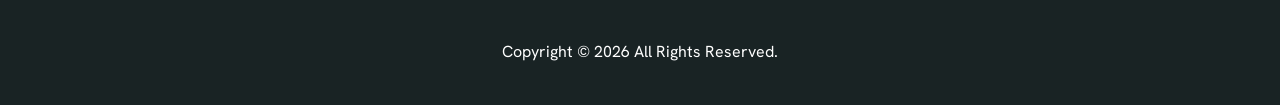
<file: project-single.html>
<!doctype html>
<html lang="zxx">
  <head>
    <!-- Meta -->
    <meta charset="utf-8" />
    <meta http-equiv="X-UA-Compatible" content="IE=edge" />
    <meta
      name="viewport"
      content="width=device-width, initial-scale=1.0, maximum-scale=1"
    />
    <meta name="description" content="" />
    <meta name="keywords" content="" />
    <meta name="author" content="Awaiken" />
    <!-- Page Title -->
    <title>Sherp - Architecture and Interior Design HTML Template</title>
    <!-- Favicon Icon -->
    <link rel="shortcut icon" type="image/x-icon" href="./images/3.png" />
    <!-- Google Fonts Css-->
    <link rel="preconnect" href="https://fonts.googleapis.com" />
    <link rel="preconnect" href="https://fonts.gstatic.com" crossorigin />
    <link
      href="https://fonts.googleapis.com/css2?family=Hanken+Grotesk:ital,wght@0,100..900;1,100..900&display=swap"
      rel="stylesheet"
    />
    <!-- Bootstrap Css -->
    <link href="css/bootstrap.min.css" rel="stylesheet" media="screen" />
    <!-- SlickNav Css -->
    <link href="css/slicknav.min.css" rel="stylesheet" />
    <!-- Swiper Css -->
    <link rel="stylesheet" href="css/swiper-bundle.min.css" />
    <!-- Font Awesome Icon Css-->
    <link href="css/all.min.css" rel="stylesheet" media="screen" />
    <!-- Animated Css -->
    <link href="css/animate.css" rel="stylesheet" />
    <!-- Magnific Popup Core Css File -->
    <link rel="stylesheet" href="css/magnific-popup.css" />
    <!-- Mouse Cursor Css File -->
    <link rel="stylesheet" href="css/mousecursor.css" />
    <!-- Main Custom Css -->
    <link href="css/custom.css" rel="stylesheet" media="screen" />
  </head>
  <body>
    <!-- Preloader Start -->
    <div class="preloader">
      <div class="loading-container">
        <div class="loading"></div>
        <div id="loading-icon"><img src="./images/3.png" alt="" /></div>
      </div>
    </div>
    <!-- Preloader End -->

    <!-- Header Start -->
    <header class="main-header">
      <div class="header-sticky">
        <nav class="container">
          <div class="navbar navbar-expand-lg">
            <!-- Logo Start -->
            <a class="navbar-brand" href="./">
              <img class="logo" src="./images/1.png" alt="Logo" />
            </a>
            <!-- Logo End -->

            <!-- Main Menu Start -->
            <div class="collapse navbar-collapse main-menu">
              <div class="nav-menu-wrapper">
                <ul class="navbar-nav mr-auto" id="menu">
                  <li class="nav-item">
                    <a class="nav-link" href="./">Home</a>
                  </li>
                  <li class="nav-item">
                    <a class="nav-link" href="about.html">About Us</a>
                  </li>
                  <li class="nav-item submenu">
                    <a class="nav-link" href="services.html">Services</a>
                    <ul>
                      <li class="nav-item">
                        <a class="nav-link" href="service-single.html"
                          >Service Details</a
                        >
                      </li>
                      <li class="nav-item">
                        <a class="nav-link" href="service-single.html"
                          >Service Details</a
                        >
                      </li>
                      <li class="nav-item">
                        <a class="nav-link" href="service-single.html"
                          >Service Details</a
                        >
                      </li>
                      <li class="nav-item">
                        <a class="nav-link" href="service-single.html"
                          >Service Details</a
                        >
                      </li>
                    </ul>
                  </li>
                  <li class="nav-item">
                    <a class="nav-link" href="projects.html">Projects</a>
                  </li>
                  <li class="nav-item submenu">
                    <a class="nav-link" href="Gallery.html">Gallery</a>
                    <ul>
                      <li class="nav-item">
                        <a class="nav-link" href="ourImages.html">Our Images</a>
                      </li>
                      <li class="nav-item">
                        <a class="nav-link" href="OurVideos.html">Our Videos</a>
                      </li>
                    </ul>
                  </li>
                  <li class="nav-item">
                    <a class="nav-link" href="blog.html">Blog</a>
                  </li>

                  <li class="nav-item">
                    <a class="nav-link" href="contact.html">Contact Us</a>
                  </li>
                </ul>
              </div>
              <!-- Header Btn Start -->
              <div class="lang-toggle" id="langToggle">
                <span class="lang active" data-lang="en">EN</span>
                <span class="lang" data-lang="ar">AR</span>
                <div class="toggle-bg"></div>
              </div>
                 <div id="themeToggle" class="theme-toggle">
  <svg class="icon" viewBox="0 0 24 24">
    <path d="M21 12.8A9 9 0 0 1 11.2 3
             a7 7 0 1 0 9.8 9.8z"></path>
  </svg>
</div>
              <!-- Header Btn End -->
            </div>
            <!-- Main Menu End -->
            <div class="navbar-toggle"></div>
          </div>
        </nav>
        <div class="responsive-menu"></div>
      </div>
    </header>
    <!-- Header End -->

    <!-- Page Header Start -->
    <div class="page-header parallaxie">
      <div class="container">
        <div class="row">
          <div class="col-lg-12">
            <!-- Page Header Box Start -->
            <div class="page-header-box">
              <h1 class="text-anime-style-2" data-cursor="-opaque">
               Lorem, ipsum.
              </h1>
              <nav class="wow fadeInUp">
                <ol class="breadcrumb">
                  <li class="breadcrumb-item"><a href="./">home</a></li>
                  <li class="breadcrumb-item">
                    <a href="projects.html">projects</a>
                  </li>
                  <li class="breadcrumb-item active" aria-current="page">
                 Lorem, ipsum
                  </li>
                </ol>
              </nav>
            </div>
            <!-- Page Header Box End -->
          </div>
        </div>
      </div>
    </div>
    <!-- Page Header End -->


    <!-- Page Project Single Start -->
    <div class="page-project-single">
      <div class="container">
        <div class="row">
          <div class="col-lg-4">
            <!-- Project Sidebar Start -->
            <div class="project-single-sidebar">
       <div class="other-services-box">
    <h3>Services</h3>

    <a href="project-single.html" class="service-link">
        <i class="fa-solid fa-arrow-right"></i>
       project-details
    </a>
  <a href="project-single.html" class="service-link">
        <i class="fa-solid fa-arrow-right"></i>
       project-details
    </a>
      <a href="project-single.html" class="service-link">
        <i class="fa-solid fa-arrow-right"></i>
       project-details
    </a>
      <a href="project-single.html" class="service-link">
        <i class="fa-solid fa-arrow-right"></i>
       project-details
    </a>
</div>

              <!-- Sidebar CTA Box Start -->
              <div class="sidebar-cta-box wow fadeInUp" data-wow-delay="0.2s">
                <!-- Sidebar CTA Image Start -->
                <div class="sidebar-cta-image">
                  <div class="image-anime">
                    <img src="./images/bredcrump.jpg" alt="" />
                  </div>
                </div>
                <!-- Sidebar CTA Image End -->

                <!-- Sidebar CTA Body Start -->
                <div class="sidebar-cta-Body">
                  <!-- Sidebar CTA Content Start -->
                  <div class="sidebar-cta-content">
                    <h3>how can we help</h3>
                    <p>
                      If you need any helps, please feel free to contact us.
                    </p>
                  </div>
                  <!-- Sidebar CTA Content End -->

                  <!-- Sidebar CTA Contact Start -->
                  <div class="sidebar-cta-contact">
                    <!-- Sidebar CTA Contact Item Start -->
                    <div class="sidebar-cta-contact-item">
                      <div class="icon-box">
                        <img src="images/icon-phone.svg" alt="" />
                      </div>
                      <div class="cta-contact-item-content">
                        <p>+1234567890</p>
                      </div>
                    </div>
                    <!-- Sidebar CTA Contact Item Start -->

                    <!-- Sidebar CTA Contact Item Start -->
                    <div class="sidebar-cta-contact-item">
                      <div class="icon-box">
                        <img src="images/icon-mail.svg" alt="" />
                      </div>
                      <div class="cta-contact-item-content">
                        <p>info@sherp.com</p>
                      </div>
                    </div>
                    <!-- Sidebar CTA Contact Item Start -->
                  </div>
                  <!-- Sidebar CTA Contact End -->
                </div>
                <!-- Sidebar CTA Body End -->
              </div>
              <!-- Sidebar CTA Box End -->
            </div>
            <!-- Project Sidebar End -->
          </div>

          <div class="col-lg-8">
            <!-- Project Single Content Start -->
            <div class="project-single-content">
              <!-- Project Single Image Start -->
              <div class="project-single-image">
                <figure class="image-anime reveal">
                  <img src="./images/section.webp" alt="" />
                </figure>
              </div>
              <!-- Project Single Image End -->

              <!-- Project Entry Start -->
              <div class="project-entry">
                <!-- Project Information Start -->
                <div class="project-info">
                  <h2 class="text-anime-style-2">project information</h2>
                  <p class="wow fadeInUp">
                    Lorem ipsum dolor sit, amet consectetur adipisicing elit.
                    Hic deserunt esse corporis aperiam ipsum cupiditate dicta
                    facilis pariatur, reiciendis similique libero laborum.
                    Quisquam, explicabo!
                  </p>
                  <p class="wow fadeInUp" data-wow-delay="0.2s">
                    Lorem ipsum dolor sit amet consectetur adipisicing elit.
                    Aliquam consectetur commodi, ullam dolorem eum delectus?
                    Quaerat dicta alias culpa iure, et vel mollitia aliquid
                    libero?
                  </p>
                </div>
                <!-- Project Information End -->

                <!-- Project Design Information Start -->
                <div class="project-design-info">
                  <h2 class="text-anime-style-2">Design highlights</h2>
                  <p class="wow fadeInUp" data-wow-delay="0.2s">
                    Lorem ipsum dolor sit amet consectetur adipisicing elit.
                    Recusandae perferendis animi dolores ea sit aut voluptas
                    nesciunt nemo distinctio eum rerum harum laudantium
                    necessitatibus eaque laborum, pariatur, commodi eos quas?
                  </p>
                  <ul class="wow fadeInUp" data-wow-delay="0.4s">
                    <li>
                      Lorem ipsum dolor sit amet consectetur adipisicing elit.
                    </li>
                    <li>
                      Lorem ipsum dolor sit amet consectetur adipisicing elit.
                    </li>
                    <li>
                      Lorem ipsum dolor sit amet consectetur adipisicing elit.
                    </li>
                    <li>
                      Lorem ipsum dolor sit amet consectetur adipisicing elit.
                    </li>
                    <li>
                      Lorem ipsum dolor sit amet consectetur adipisicing elit.
                    </li>
                    <li>
                      Lorem ipsum dolor sit amet consectetur adipisicing elit.
                    </li>
                  </ul>
                </div>
                <!-- Project Design Information End -->

              <!-- Project Gallery Start -->
<div class="project-gallery">
    <h2 class="text-anime-style-2">Project Gallery</h2>

    <div class="swiper projectGallerySlider">
        <div class="swiper-wrapper">

            <div class="swiper-slide">
                <img src="./images/projectgallery1.jpg" class="gallery-img">
            </div>

            <div class="swiper-slide">
                <img src="./images/projectgallery2.jpg" class="gallery-img">
            </div>

            <div class="swiper-slide">
                <img src="./images/projectgallery3.jpg" class="gallery-img">
            </div>

            <div class="swiper-slide">
                <img src="./images/projectgallery4.jpg" class="gallery-img">
            </div>

        </div>

        <!-- arrows -->
        <div class="swiper-button-next"></div>
        <div class="swiper-button-prev"></div>

        <div class="swiper-pagination"></div>
    </div>
  <div class="lightbox" id="lightbox">
    <span class="close" id="closeBtn">&times;</span>

    <span class="nav prev" id="prevBtn">&#10094;</span>
    <span class="nav next" id="nextBtn">&#10095;</span>

    <img id="lightbox-img">
</div>
</div>
<!-- Project Gallery End -->
              </div>
              <!-- Project Entry End -->
            </div>
            <!-- Project Single Content End -->
          </div>
        </div>
      </div>
    </div>
    <!-- Page Project Single End -->

        <!-- Footer Start -->
    <footer class="main-footer">
      <div class="container">
        <div class="row">
          <div class="col-lg-12">
            <!-- Footer Header Start -->
            <div class="footer-header">
              <div class="row align-items-center">
                <div class="col-md-6">
                  <!-- Footer Logo Start -->
                  <div class="footer-logo">
                    <img src="./images/1.png" alt="" />
                  </div>
                  <!-- Footer Logo End -->
                </div>

                <div class="col-md-6">
                  <!-- Footer Social Link Start -->
                  <div class="footer-social-links">
                    <div class="footer-social-link-title">
                      <h3>follow our socials</h3>
                    </div>
                    <ul>
                      <li>
                        <a href="#"><i class="fa-brands fa-facebook-f"></i></a>
                      </li>
                      <li>
                        <a href="#"><i class="fa-brands fa-dribbble"></i></a>
                      </li>
                      <li>
                        <a href="#"><i class="fa-brands fa-instagram"></i></a>
                      </li>
                    </ul>
                  </div>
                  <!-- Footer Social Link End -->
                </div>
              </div>
            </div>
            <!-- Footer Header End -->
          </div>

          <div class="col-lg-3 col-md-6">
            <!-- Footer Links Start -->
            <div class="footer-links">
              <h3>information</h3>
              <ul>
                <li><a href="index-3.html">Home</a></li>
                <li><a href="about.html">About Us</a></li>
                <li><a href="services.html">Services</a></li>
                <li><a href="blog.html">Blogs</a></li>
                <li><a href="contact.html">Contact Us</a></li>
              </ul>
            </div>
            <!-- Footer Links End -->
          </div>

          <div class="col-lg-3 col-md-6">
            <!-- Footer Links Start -->
            <div class="footer-links">
              <h3>Our Services</h3>
              <ul>
                <li><a href="service-single.html">Architecture Design</a></li>
                                <li><a href="service-single.html">Interior Design</a></li>
                                <li><a href="service-single.html">Space Planning</a></li>
                                <li><a href="service-single.html">3D Visualization</a></li>
                                <li><a href="service-single.html">Landscape Design</a></li>
                           
              </ul>
            </div>
            <!-- Footer Links End -->
          </div>

          <div class="col-lg-3 col-md-6">
            <!-- Footer Contact Box Start -->
            <div class="footer-contact-box footer-links">
              <h3>contact us</h3>
              <!-- Footer Contact Item Start -->
              <div class="footer-contact-item">
                <div class="icon-box">
                  <i class="fa-solid fa-phone"></i>
                </div>
                <div class="footer-contact-content">
                  <p>+1234567890</p>
                </div>
              </div>
              <!-- Footer Contact Item End -->

              <!-- Footer Contact Item Start -->
              <div class="footer-contact-item">
                <div class="icon-box">
                  <i class="fa-solid fa-envelope"></i>
                </div>
                <div class="footer-contact-content">
                  <p>info@sherp.com</p>
                </div>
              </div>
              <!-- Footer Contact Item End -->

              <!-- Footer Contact Item Start -->
              <div class="footer-contact-item">
                <div class="icon-box">
                  <i class="fa-solid fa-location-dot"></i>
                </div>
                <div class="footer-contact-content">
                  <p>25 fahmy, madint nasr</p>
                </div>
              </div>
              <!-- Footer Contact Item End -->
            </div>
            <!-- Footer Contact Box End -->
          </div>

          <div class="col-lg-3 col-md-6">
            <!-- Footer Newsletter Form Start -->
            <div class="footer-latest-news footer-links">
              <h3>get the latest trending news</h3>

              <div class="footer-newsletter-form">
                <p>
                  Your Dream Space Starts Here Get Exclusive Design Straight
                  Your Inbox!
                </p>

                <form id="newslettersForm" action="#" method="POST">
                  <div class="form-group">
                    <input
                      type="email"
                      name="email"
                      class="form-control"
                      id="mail"
                      placeholder="Enter your email"
                      required
                    />
                    <button type="submit">
                      <i class="fa-solid fa-arrow-right-long"></i>
                    </button>
                  </div>
                </form>
              </div>
            </div>
            <!-- Footer Newsletter Form End -->
          </div>
        </div>

        <!-- Footer Copyright Section Start -->
        <div class="footer-copyright">
          <div class="row">
            <div class="col-md-12">
              <!-- Footer Copyright Start -->
              <div class="footer-copyright-text">
                <p>Copyright © 2026 All Rights Reserved.</p>
              </div>
              <!-- Footer Copyright End -->
            </div>
          </div>
        </div>
        <!-- Footer Copyright Section End -->
      </div>
    </footer>
    <!-- Footer End -->

    <!-- Jquery Library File -->
    <script src="js/jquery-3.7.1.min.js"></script>
    <!-- Bootstrap js file -->
    <script src="js/bootstrap.min.js"></script>
    <!-- Validator js file -->
    <script src="js/validator.min.js"></script>
    <!-- SlickNav js file -->
    <script src="js/jquery.slicknav.js"></script>
    <!-- Swiper js file -->
    <script src="js/swiper-bundle.min.js"></script>
    <!-- Counter js file -->
    <script src="js/jquery.waypoints.min.js"></script>
    <script src="js/jquery.counterup.min.js"></script>
    <!-- Isotop js file -->
    <script src="js/isotope.min.js"></script>
    <!-- Magnific js file -->
    <script src="js/jquery.magnific-popup.min.js"></script>
    <!-- SmoothScroll -->
    <script src="js/SmoothScroll.js"></script>
    <!-- Parallax js -->
    <script src="js/parallaxie.js"></script>
    <!-- MagicCursor js file -->
    <script src="js/gsap.min.js"></script>
    <script src="js/magiccursor.js"></script>
    <!-- Text Effect js file -->
    <script src="js/SplitText.js"></script>
    <script src="js/ScrollTrigger.min.js"></script>
    <!-- YTPlayer js File -->
    <script src="js/jquery.mb.YTPlayer.min.js"></script>
    <!-- Wow js file -->
    <script src="js/wow.min.js"></script>
    <!-- Main Custom js file -->
    <script src="js/function.js"></script>
  </body>
</html>
</file>
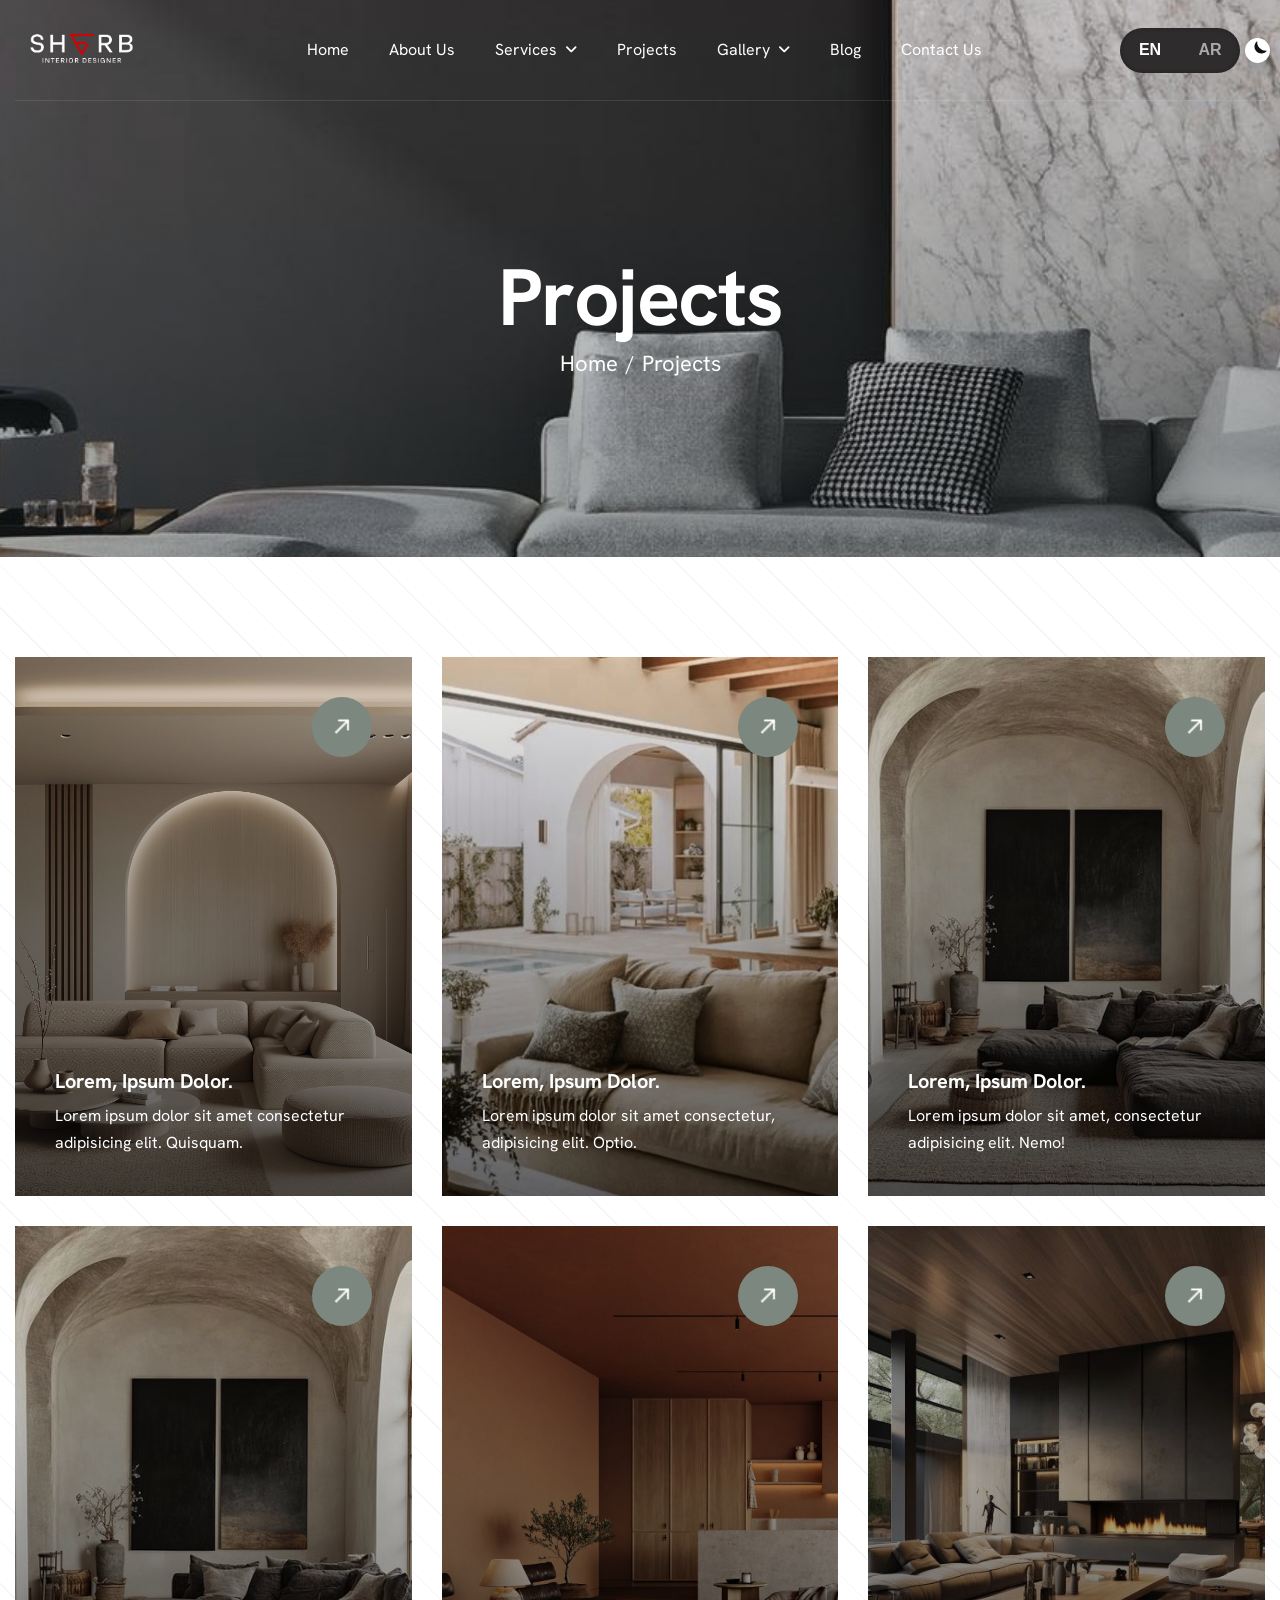
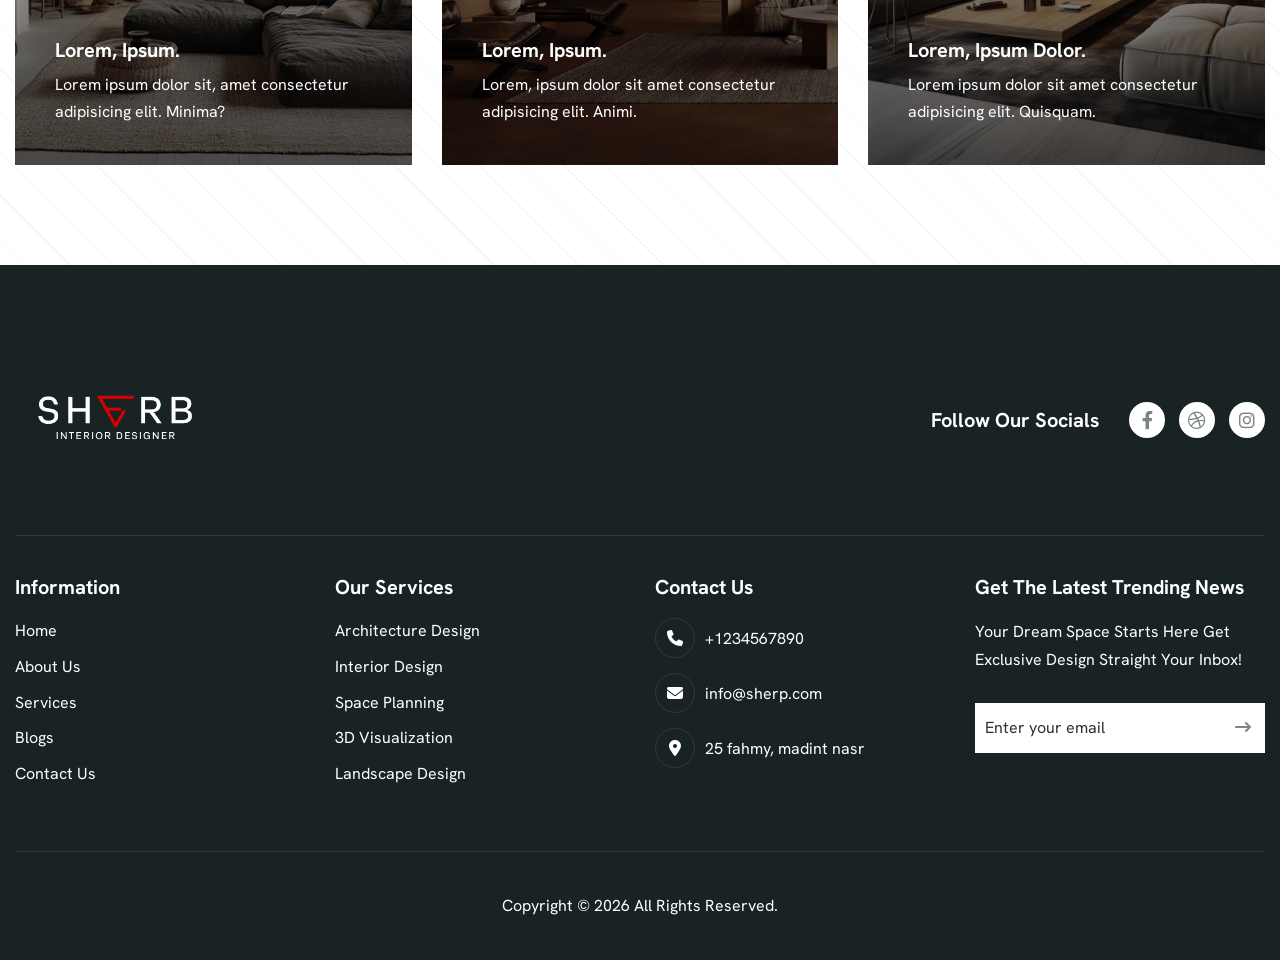
<file: projects.html>
<!doctype html>
<html lang="zxx">
  <head>
    <!-- Meta -->
    <meta charset="utf-8" />
    <meta http-equiv="X-UA-Compatible" content="IE=edge" />
    <meta
      name="viewport"
      content="width=device-width, initial-scale=1.0, maximum-scale=1"
    />
    <meta name="description" content="" />
    <meta name="keywords" content="" />
    <meta name="author" content="Awaiken" />
    <!-- Page Title -->
    <title>Sherp - Architecture and Interior Design HTML Template</title>
    <!-- Favicon Icon -->
    <link rel="shortcut icon" type="image/x-icon" href="./images/3.png" />
    <!-- Google Fonts Css-->
    <link rel="preconnect" href="https://fonts.googleapis.com" />
    <link rel="preconnect" href="https://fonts.gstatic.com" crossorigin />
    <link
      href="https://fonts.googleapis.com/css2?family=Hanken+Grotesk:ital,wght@0,100..900;1,100..900&display=swap"
      rel="stylesheet"
    />
    <!-- Bootstrap Css -->
    <link href="css/bootstrap.min.css" rel="stylesheet" media="screen" />
    <!-- SlickNav Css -->
    <link href="css/slicknav.min.css" rel="stylesheet" />
    <!-- Swiper Css -->
    <link rel="stylesheet" href="css/swiper-bundle.min.css" />
    <!-- Font Awesome Icon Css-->
    <link href="css/all.min.css" rel="stylesheet" media="screen" />
    <!-- Animated Css -->
    <link href="css/animate.css" rel="stylesheet" />
    <!-- Magnific Popup Core Css File -->
    <link rel="stylesheet" href="css/magnific-popup.css" />
    <!-- Mouse Cursor Css File -->
    <link rel="stylesheet" href="css/mousecursor.css" />
    <!-- Main Custom Css -->
    <link href="css/custom.css" rel="stylesheet" media="screen" />
  </head>
  <body>
    <!-- Preloader Start -->
    <div class="preloader">
      <div class="loading-container">
        <div class="loading"></div>
        <div id="loading-icon"><img src="./images/3.png" alt="" /></div>
      </div>
    </div>
    <!-- Preloader End -->

    <!-- Header Start -->
    <header class="main-header">
      <div class="header-sticky">
        <nav class="container">
          <div class="navbar navbar-expand-lg">
            <!-- Logo Start -->
            <a class="navbar-brand" href="./">
              <img class="logo" src="./images/1.png" alt="Logo" />
            </a>
            <!-- Logo End -->

            <!-- Main Menu Start -->
            <div class="collapse navbar-collapse main-menu">
              <div class="nav-menu-wrapper">
                <ul class="navbar-nav mr-auto" id="menu">
                  <li class="nav-item">
                    <a class="nav-link" href="./">Home</a>
                  </li>
                  <li class="nav-item">
                    <a class="nav-link" href="about.html">About Us</a>
                  </li>
                  <li class="nav-item submenu">
                    <a class="nav-link" href="services.html">Services</a>
                    <ul>
                      <li class="nav-item">
                        <a class="nav-link" href="service-single.html"
                          >Service Details</a
                        >
                      </li>
                      <li class="nav-item">
                        <a class="nav-link" href="service-single.html"
                          >Service Details</a
                        >
                      </li>
                      <li class="nav-item">
                        <a class="nav-link" href="service-single.html"
                          >Service Details</a
                        >
                      </li>
                      <li class="nav-item">
                        <a class="nav-link" href="service-single.html"
                          >Service Details</a
                        >
                      </li>
                    </ul>
                  </li>
                  <li class="nav-item">
                    <a class="nav-link" href="projects.html">Projects</a>
                  </li>
                  <li class="nav-item submenu">
                    <a class="nav-link" href="Gallery.html">Gallery</a>
                    <ul>
                      <li class="nav-item">
                        <a class="nav-link" href="ourImages.html">Our Images</a>
                      </li>
                      <li class="nav-item">
                        <a class="nav-link" href="OurVideos.html">Our Videos</a>
                      </li>
                    </ul>
                  </li>
                  <li class="nav-item">
                    <a class="nav-link" href="blog.html">Blog</a>
                  </li>

                  <li class="nav-item">
                    <a class="nav-link" href="contact.html">Contact Us</a>
                  </li>
                </ul>
              </div>
              <!-- Header Btn Start -->
              <div class="lang-toggle" id="langToggle">
                <span class="lang active" data-lang="en">EN</span>
                <span class="lang" data-lang="ar">AR</span>
                <div class="toggle-bg"></div>
              </div>
                 <div id="themeToggle" class="theme-toggle">
  <svg class="icon" viewBox="0 0 24 24">
    <path d="M21 12.8A9 9 0 0 1 11.2 3
             a7 7 0 1 0 9.8 9.8z"></path>
  </svg>
</div>
              <!-- Header Btn End -->
            </div>
            <!-- Main Menu End -->
            <div class="navbar-toggle"></div>
          </div>
        </nav>
        <div class="responsive-menu"></div>
      </div>
    </header>
    <!-- Header End -->

    <!-- Page Header Start -->
	<div class="page-header parallaxie">
		<div class="container">
			<div class="row">
				<div class="col-lg-12">
					<!-- Page Header Box Start -->
					<div class="page-header-box">
						<h1 class="text-anime-style-2" data-cursor="-opaque">Projects</h1>
						<nav class="wow fadeInUp">
							<ol class="breadcrumb">
								<li class="breadcrumb-item"><a href="./">home</a></li>
								<li class="breadcrumb-item active" aria-current="page">projects</li>
							</ol>
						</nav>
					</div>
					<!-- Page Header Box End -->
				</div>
			</div>
		</div>
	</div>
	<!-- Page Header End -->

    <!-- Our Services Section Start -->
    <div class="page-services">
        <div class="container">
            <div class="row">
                <div class="col-lg-4 col-md-6">
                    <!-- Service Item Start -->
                    <div class="service-item wow fadeInUp">
                        <!-- Service Image Start -->
                        <div class="service-image">
                            <a href="project-single.html" data-cursor-text="View">
                                <figure class="image-anime">
                                    <img src="./images/12.jpg" alt="">
                                </figure>
                            </a>
                        </div>
                        <!-- Service Image End -->

                        <!-- Service Button Start -->
                        <div class="service-btn">
                            <a href="project-single.html"><img src="images/arrow-white.svg" alt=""></a>
                        </div>
                        <!-- Service Button End -->

                        <!-- Service Content Start -->
                        <div class="service-content">
                            <h3><a href="project-single.html">Lorem, ipsum dolor.</a></h3>
                            <p>Lorem ipsum dolor sit amet consectetur adipisicing elit. Quisquam.</p>
                        </div>
                        <!-- Service Content End -->
                    </div>
                    <!-- Service Item End -->
                </div>

                <div class="col-lg-4 col-md-6">
                    <!-- Service Item Start -->
                    <div class="service-item wow fadeInUp">
                        <!-- Service Image Start -->
                        <div class="service-image">
                            <a href="project-single.html" data-cursor-text="View">
                                <figure class="image-anime">
                                    <img src="./images/13.jpg" alt="">
                                </figure>
                            </a>
                        </div>
                        <!-- Service Image End -->

                        <!-- Service Button Start -->
                        <div class="service-btn">
                            <a href="project-single.html"><img src="images/arrow-white.svg" alt=""></a>
                        </div>
                        <!-- Service Button End -->

                        <!-- Service Content Start -->
                        <div class="service-content">
                            <h3><a href="project-single.html">Lorem, ipsum dolor.</a></h3>
                            <p>Lorem ipsum dolor sit amet consectetur, adipisicing elit. Optio.</p>
                        </div>
                        <!-- Service Content End -->
                    </div>
                    <!-- Service Item End -->
                </div>

                <div class="col-lg-4 col-md-6">
                    <!-- Service Item Start -->
                    <div class="service-item wow fadeInUp" data-wow-delay="0.2s">
                        <!-- Service Image Start -->
                        <div class="service-image">
                            <a href="project-single.html" data-cursor-text="View">
                                <figure class="image-anime">
                                    <img src="./images/14.jpg" alt="">
                                </figure>
                            </a>
                        </div>
                        <!-- Service Image End -->

                        <!-- Service Button Start -->
                        <div class="service-btn">
                            <a href="project-single.html"><img src="images/arrow-white.svg" alt=""></a>
                        </div>
                        <!-- Service Button End -->

                        <!-- Service Content Start -->
                        <div class="service-content">
                            <h3><a href="project-single.html">Lorem, ipsum dolor.</a></h3>
                            <p>Lorem ipsum dolor sit amet, consectetur adipisicing elit. Nemo!</p>
                        </div>
                        <!-- Service Content End -->
                    </div>
                    <!-- Service Item End -->
                </div>

                <div class="col-lg-4 col-md-6">
                    <!-- Service Item Start -->
                    <div class="service-item wow fadeInUp" data-wow-delay="0.4s">
                        <!-- Service Image Start -->
                        <div class="service-image">
                            <a href="project-single.html" data-cursor-text="View">
                                <figure class="image-anime">
                                    <img src="./images/14.jpg" alt="">
                                </figure>
                            </a>
                        </div>
                        <!-- Service Image End -->

                        <!-- Service Button Start -->
                        <div class="service-btn">
                            <a href="project-single.html"><img src="images/arrow-white.svg" alt=""></a>
                        </div>
                        <!-- Service Button End -->

                        <!-- Service Content Start -->
                        <div class="service-content">
                            <h3><a href="project-single.html">Lorem, ipsum.</a></h3>
                            <p>Lorem ipsum dolor sit, amet consectetur adipisicing elit. Minima?</p>
                        </div>
                        <!-- Service Content End -->
                    </div>
                    <!-- Service Item End -->
                </div>

                <div class="col-lg-4 col-md-6">
                    <!-- Service Item Start -->
                    <div class="service-item wow fadeInUp" data-wow-delay="0.6s">
                        <!-- Service Image Start -->
                        <div class="service-image">
                            <a href="project-single.html" data-cursor-text="View">
                                <figure class="image-anime">
                                    <img src="./images/15.jpg" alt="">
                                </figure>
                            </a>
                        </div>
                        <!-- Service Image End -->

                        <!-- Service Button Start -->
                        <div class="service-btn">
                            <a href="project-single.html"><img src="images/arrow-white.svg" alt=""></a>
                        </div>
                        <!-- Service Button End -->

                        <!-- Service Content Start -->
                        <div class="service-content">
                            <h3><a href="project-single.html">Lorem, ipsum.</a></h3>
                            <p>Lorem, ipsum dolor sit amet consectetur adipisicing elit. Animi.</p>
                        </div>
                        <!-- Service Content End -->
                    </div>
                    <!-- Service Item End -->
                </div>

                <div class="col-lg-4 col-md-6">
                    <!-- Service Item Start -->
                    <div class="service-item wow fadeInUp" data-wow-delay="0.8s">
                        <!-- Service Image Start -->
                        <div class="service-image">
                            <a href="project-single.html" data-cursor-text="View">
                                <figure class="image-anime">
                                    <img src="./images/16.jpg" alt="">
                                </figure>
                            </a>
                        </div>
                        <!-- Service Image End -->

                        <!-- Service Button Start -->
                        <div class="service-btn">
                            <a href="project-single.html"><img src="images/arrow-white.svg" alt=""></a>
                        </div>
                        <!-- Service Button End -->

                        <!-- Service Content Start -->
                        <div class="service-content">
                            <h3><a href="project-single.html">Lorem, ipsum dolor.</a></h3>
                            <p>Lorem ipsum dolor sit amet consectetur adipisicing elit. Quisquam.</p>
                        </div>
                        <!-- Service Content End -->
                    </div>
                    <!-- Service Item End -->
                </div>
            </div>
        </div>
    </div>
    <!-- Our Services Section End -->





      <!-- Footer Start -->
    <footer class="main-footer">
      <div class="container">
        <div class="row">
          <div class="col-lg-12">
            <!-- Footer Header Start -->
            <div class="footer-header">
              <div class="row align-items-center">
                <div class="col-md-6">
                  <!-- Footer Logo Start -->
                  <div class="footer-logo">
                    <img src="./images/1.png" alt="" />
                  </div>
                  <!-- Footer Logo End -->
                </div>

                <div class="col-md-6">
                  <!-- Footer Social Link Start -->
                  <div class="footer-social-links">
                    <div class="footer-social-link-title">
                      <h3>follow our socials</h3>
                    </div>
                    <ul>
                      <li>
                        <a href="#"><i class="fa-brands fa-facebook-f"></i></a>
                      </li>
                      <li>
                        <a href="#"><i class="fa-brands fa-dribbble"></i></a>
                      </li>
                      <li>
                        <a href="#"><i class="fa-brands fa-instagram"></i></a>
                      </li>
                    </ul>
                  </div>
                  <!-- Footer Social Link End -->
                </div>
              </div>
            </div>
            <!-- Footer Header End -->
          </div>

          <div class="col-lg-3 col-md-6">
            <!-- Footer Links Start -->
            <div class="footer-links">
              <h3>information</h3>
              <ul>
                <li><a href="index-3.html">Home</a></li>
                <li><a href="about.html">About Us</a></li>
                <li><a href="services.html">Services</a></li>
                <li><a href="blog.html">Blogs</a></li>
                <li><a href="contact.html">Contact Us</a></li>
              </ul>
            </div>
            <!-- Footer Links End -->
          </div>

          <div class="col-lg-3 col-md-6">
            <!-- Footer Links Start -->
            <div class="footer-links">
              <h3>Our Services</h3>
              <ul>
                <li><a href="service-single.html">Architecture Design</a></li>
                                <li><a href="service-single.html">Interior Design</a></li>
                                <li><a href="service-single.html">Space Planning</a></li>
                                <li><a href="service-single.html">3D Visualization</a></li>
                                <li><a href="service-single.html">Landscape Design</a></li>
                           
              </ul>
            </div>
            <!-- Footer Links End -->
          </div>

          <div class="col-lg-3 col-md-6">
            <!-- Footer Contact Box Start -->
            <div class="footer-contact-box footer-links">
              <h3>contact us</h3>
              <!-- Footer Contact Item Start -->
              <div class="footer-contact-item">
                <div class="icon-box">
                  <i class="fa-solid fa-phone"></i>
                </div>
                <div class="footer-contact-content">
                  <p>+1234567890</p>
                </div>
              </div>
              <!-- Footer Contact Item End -->

              <!-- Footer Contact Item Start -->
              <div class="footer-contact-item">
                <div class="icon-box">
                  <i class="fa-solid fa-envelope"></i>
                </div>
                <div class="footer-contact-content">
                  <p>info@sherp.com</p>
                </div>
              </div>
              <!-- Footer Contact Item End -->

              <!-- Footer Contact Item Start -->
              <div class="footer-contact-item">
                <div class="icon-box">
                  <i class="fa-solid fa-location-dot"></i>
                </div>
                <div class="footer-contact-content">
                  <p>25 fahmy, madint nasr</p>
                </div>
              </div>
              <!-- Footer Contact Item End -->
            </div>
            <!-- Footer Contact Box End -->
          </div>

          <div class="col-lg-3 col-md-6">
            <!-- Footer Newsletter Form Start -->
            <div class="footer-latest-news footer-links">
              <h3>get the latest trending news</h3>

              <div class="footer-newsletter-form">
                <p>
                  Your Dream Space Starts Here Get Exclusive Design Straight
                  Your Inbox!
                </p>

                <form id="newslettersForm" action="#" method="POST">
                  <div class="form-group">
                    <input
                      type="email"
                      name="email"
                      class="form-control"
                      id="mail"
                      placeholder="Enter your email"
                      required
                    />
                    <button type="submit">
                      <i class="fa-solid fa-arrow-right-long"></i>
                    </button>
                  </div>
                </form>
              </div>
            </div>
            <!-- Footer Newsletter Form End -->
          </div>
        </div>

        <!-- Footer Copyright Section Start -->
        <div class="footer-copyright">
          <div class="row">
            <div class="col-md-12">
              <!-- Footer Copyright Start -->
              <div class="footer-copyright-text">
                <p>Copyright © 2026 All Rights Reserved.</p>
              </div>
              <!-- Footer Copyright End -->
            </div>
          </div>
        </div>
        <!-- Footer Copyright Section End -->
      </div>
    </footer>
    <!-- Footer End -->

    <!-- Jquery Library File -->
    <script src="js/jquery-3.7.1.min.js"></script>
    <!-- Bootstrap js file -->
    <script src="js/bootstrap.min.js"></script>
    <!-- Validator js file -->
    <script src="js/validator.min.js"></script>
    <!-- SlickNav js file -->
    <script src="js/jquery.slicknav.js"></script>
    <!-- Swiper js file -->
    <script src="js/swiper-bundle.min.js"></script>
    <!-- Counter js file -->
    <script src="js/jquery.waypoints.min.js"></script>
    <script src="js/jquery.counterup.min.js"></script>
    <!-- Isotop js file -->
	<script src="js/isotope.min.js"></script>
    <!-- Magnific js file -->
    <script src="js/jquery.magnific-popup.min.js"></script>
    <!-- SmoothScroll -->
    <script src="js/SmoothScroll.js"></script>
    <!-- Parallax js -->
    <script src="js/parallaxie.js"></script>
    <!-- MagicCursor js file -->
    <script src="js/gsap.min.js"></script>
    <script src="js/magiccursor.js"></script>
    <!-- Text Effect js file -->
    <script src="js/SplitText.js"></script>
    <script src="js/ScrollTrigger.min.js"></script>
    <!-- YTPlayer js File -->
    <script src="js/jquery.mb.YTPlayer.min.js"></script>
    <!-- Wow js file -->
    <script src="js/wow.min.js"></script>
    <!-- Main Custom js file -->
    <script src="js/function.js"></script>
</body>
</html>
</file>
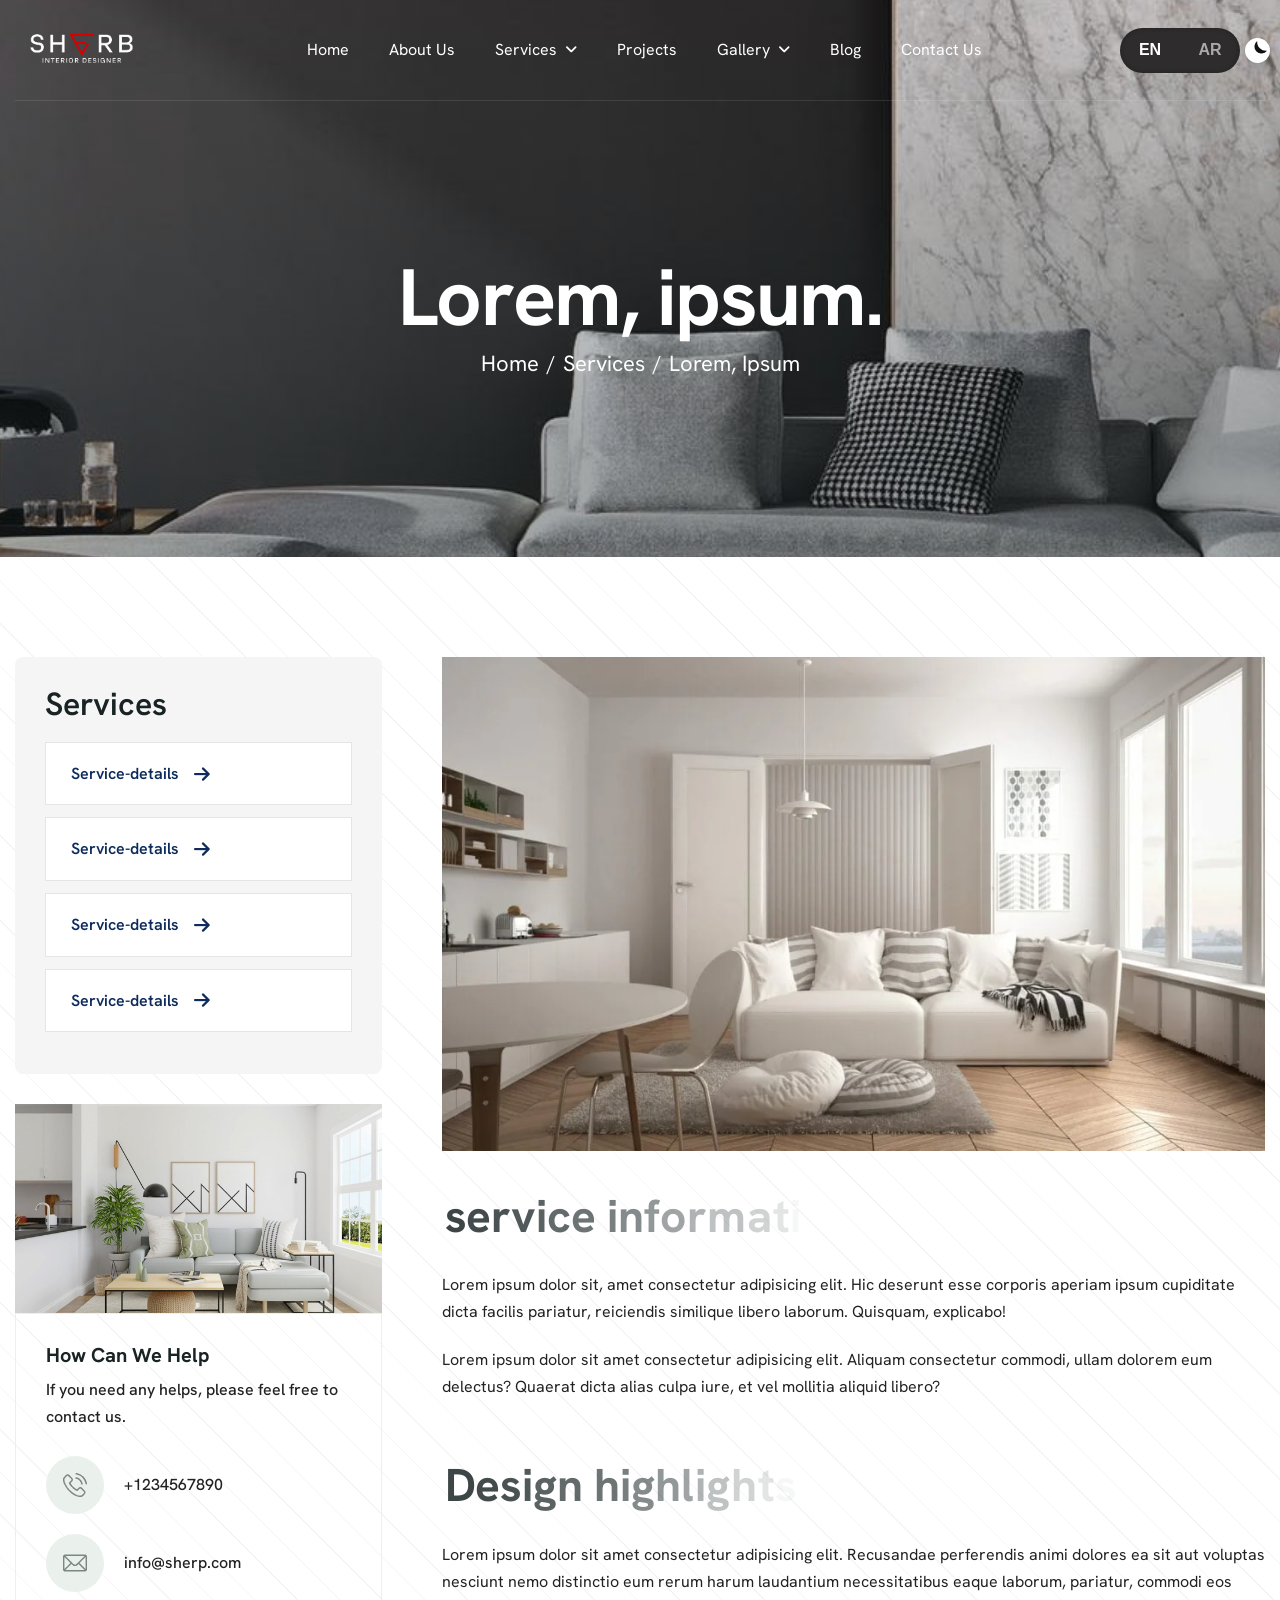
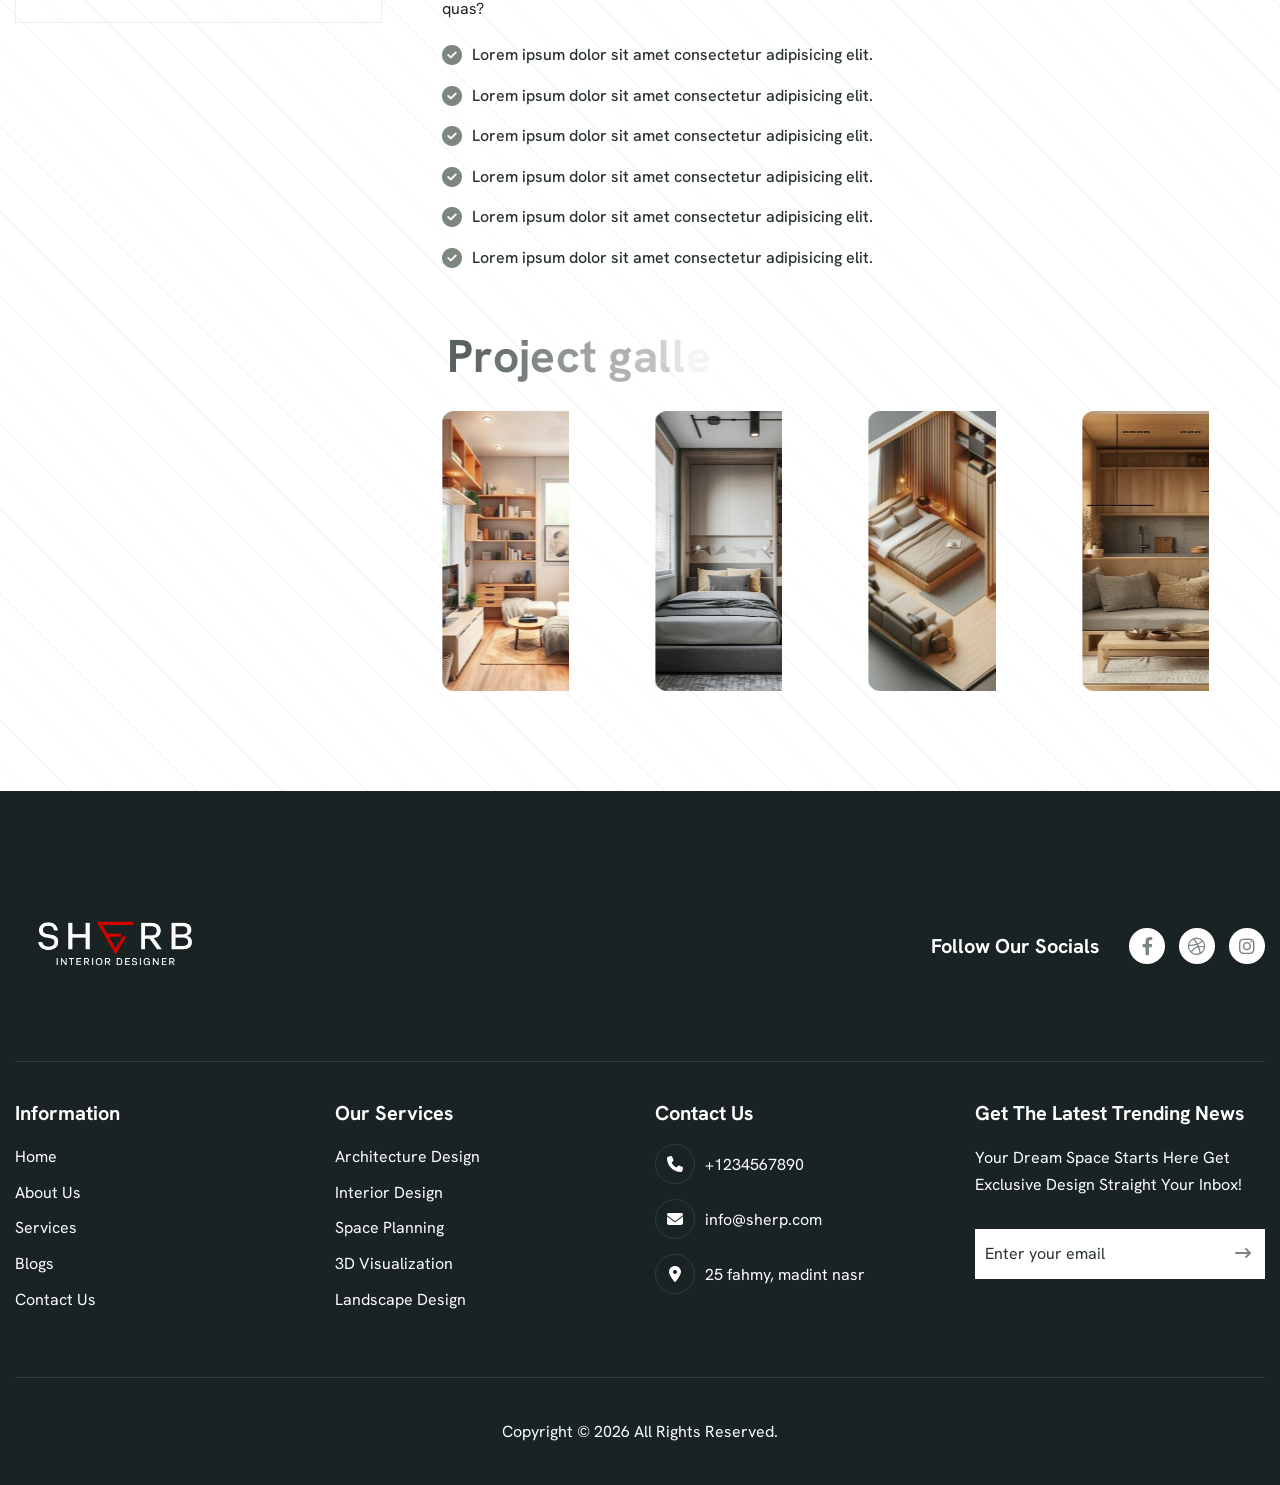
<file: service-single.html>
<!doctype html>
<html lang="zxx">
  <head>
    <!-- Meta -->
    <meta charset="utf-8" />
    <meta http-equiv="X-UA-Compatible" content="IE=edge" />
    <meta
      name="viewport"
      content="width=device-width, initial-scale=1.0, maximum-scale=1"
    />
    <meta name="description" content="" />
    <meta name="keywords" content="" />
    <meta name="author" content="Awaiken" />
    <!-- Page Title -->
    <title>Sherp - Architecture and Interior Design HTML Template</title>
    <!-- Favicon Icon -->
    <link rel="shortcut icon" type="image/x-icon" href="./images/3.png" />
    <!-- Google Fonts Css-->
    <link rel="preconnect" href="https://fonts.googleapis.com" />
    <link rel="preconnect" href="https://fonts.gstatic.com" crossorigin />
    <link
      href="https://fonts.googleapis.com/css2?family=Hanken+Grotesk:ital,wght@0,100..900;1,100..900&display=swap"
      rel="stylesheet"
    />
    <!-- Bootstrap Css -->
    <link href="css/bootstrap.min.css" rel="stylesheet" media="screen" />
    <!-- SlickNav Css -->
    <link href="css/slicknav.min.css" rel="stylesheet" />
    <!-- Swiper Css -->
    <link rel="stylesheet" href="css/swiper-bundle.min.css" />
    <!-- Font Awesome Icon Css-->
    <link href="css/all.min.css" rel="stylesheet" media="screen" />
    <!-- Animated Css -->
    <link href="css/animate.css" rel="stylesheet" />
    <!-- Magnific Popup Core Css File -->
    <link rel="stylesheet" href="css/magnific-popup.css" />
    <!-- Mouse Cursor Css File -->
    <link rel="stylesheet" href="css/mousecursor.css" />
    <!-- Main Custom Css -->
    <link href="css/custom.css" rel="stylesheet" media="screen" />
  </head>
  <body>
    <!-- Preloader Start -->
    <div class="preloader">
      <div class="loading-container">
        <div class="loading"></div>
        <div id="loading-icon"><img src="./images/3.png" alt="" /></div>
      </div>
    </div>
    <!-- Preloader End -->

    <!-- Header Start -->
    <header class="main-header">
      <div class="header-sticky">
        <nav class="container">
          <div class="navbar navbar-expand-lg">
            <!-- Logo Start -->
            <a class="navbar-brand" href="./">
              <img class="logo" src="./images/1.png" alt="Logo" />
            </a>
            <!-- Logo End -->

            <!-- Main Menu Start -->
            <div class="collapse navbar-collapse main-menu">
              <div class="nav-menu-wrapper">
                <ul class="navbar-nav mr-auto" id="menu">
                  <li class="nav-item">
                    <a class="nav-link" href="./">Home</a>
                  </li>
                  <li class="nav-item">
                    <a class="nav-link" href="about.html">About Us</a>
                  </li>
                  <li class="nav-item submenu">
                    <a class="nav-link" href="services.html">Services</a>
                    <ul>
                      <li class="nav-item">
                        <a class="nav-link" href="service-single.html"
                          >Service Details</a
                        >
                      </li>
                      <li class="nav-item">
                        <a class="nav-link" href="service-single.html"
                          >Service Details</a
                        >
                      </li>
                      <li class="nav-item">
                        <a class="nav-link" href="service-single.html"
                          >Service Details</a
                        >
                      </li>
                      <li class="nav-item">
                        <a class="nav-link" href="service-single.html"
                          >Service Details</a
                        >
                      </li>
                    </ul>
                  </li>
                  <li class="nav-item">
                    <a class="nav-link" href="projects.html">Projects</a>
                  </li>
                  <li class="nav-item submenu">
                    <a class="nav-link" href="Gallery.html">Gallery</a>
                    <ul>
                      <li class="nav-item">
                        <a class="nav-link" href="ourImages.html">Our Images</a>
                      </li>
                      <li class="nav-item">
                        <a class="nav-link" href="OurVideos.html">Our Videos</a>
                      </li>
                    </ul>
                  </li>
                  <li class="nav-item">
                    <a class="nav-link" href="blog.html">Blog</a>
                  </li>

                  <li class="nav-item">
                    <a class="nav-link" href="contact.html">Contact Us</a>
                  </li>
                </ul>
              </div>
              <!-- Header Btn Start -->
              <div class="lang-toggle" id="langToggle">
                <span class="lang active" data-lang="en">EN</span>
                <span class="lang" data-lang="ar">AR</span>
                <div class="toggle-bg"></div>
              </div>
                 <div id="themeToggle" class="theme-toggle">
  <svg class="icon" viewBox="0 0 24 24">
    <path d="M21 12.8A9 9 0 0 1 11.2 3
             a7 7 0 1 0 9.8 9.8z"></path>
  </svg>
</div>
              <!-- Header Btn End -->
            </div>
            <!-- Main Menu End -->
            <div class="navbar-toggle"></div>
          </div>
        </nav>
        <div class="responsive-menu"></div>
      </div>
    </header>
    <!-- Header End -->

    <!-- Page Header Start -->
    <div class="page-header parallaxie">
      <div class="container">
        <div class="row">
          <div class="col-lg-12">
            <!-- Page Header Box Start -->
            <div class="page-header-box">
              <h1 class="text-anime-style-2" data-cursor="-opaque">
               Lorem, ipsum.
              </h1>
              <nav class="wow fadeInUp">
                <ol class="breadcrumb">
                  <li class="breadcrumb-item"><a href="./">home</a></li>
                  <li class="breadcrumb-item">
                    <a href="projects.html">Services</a>
                  </li>
                  <li class="breadcrumb-item active" aria-current="page">
                 Lorem, ipsum
                  </li>
                </ol>
              </nav>
            </div>
            <!-- Page Header Box End -->
          </div>
        </div>
      </div>
    </div>
    <!-- Page Header End -->

    <!-- Page Project Single Start -->
    <div class="page-project-single">
      <div class="container">
        <div class="row">
          <div class="col-lg-4">
            <!-- Project Sidebar Start -->
            <div class="project-single-sidebar">
       <div class="other-services-box">
    <h3>Services</h3>

    <a href="service-single.html" class="service-link">
        <i class="fa-solid fa-arrow-right"></i>
       Service-details
    </a>
  <a href="service-single.html" class="service-link">
        <i class="fa-solid fa-arrow-right"></i>
       Service-details
    </a>
      <a href="service-single.html" class="service-link">
        <i class="fa-solid fa-arrow-right"></i>
       Service-details
    </a>
      <a href="service-single.html" class="service-link">
        <i class="fa-solid fa-arrow-right"></i>
       Service-details
    </a>
</div>

              <!-- Sidebar CTA Box Start -->
              <div class="sidebar-cta-box wow fadeInUp" data-wow-delay="0.2s">
                <!-- Sidebar CTA Image Start -->
                <div class="sidebar-cta-image">
                  <div class="image-anime">
                    <img src="./images/bredcrump.jpg" alt="" />
                  </div>
                </div>
                <!-- Sidebar CTA Image End -->

                <!-- Sidebar CTA Body Start -->
                <div class="sidebar-cta-Body">
                  <!-- Sidebar CTA Content Start -->
                  <div class="sidebar-cta-content">
                    <h3>how can we help</h3>
                    <p>
                      If you need any helps, please feel free to contact us.
                    </p>
                  </div>
                  <!-- Sidebar CTA Content End -->

                  <!-- Sidebar CTA Contact Start -->
                  <div class="sidebar-cta-contact">
                    <!-- Sidebar CTA Contact Item Start -->
                    <div class="sidebar-cta-contact-item">
                      <div class="icon-box">
                        <img src="images/icon-phone.svg" alt="" />
                      </div>
                      <div class="cta-contact-item-content">
                        <p>+1234567890</p>
                      </div>
                    </div>
                    <!-- Sidebar CTA Contact Item Start -->

                    <!-- Sidebar CTA Contact Item Start -->
                    <div class="sidebar-cta-contact-item">
                      <div class="icon-box">
                        <img src="images/icon-mail.svg" alt="" />
                      </div>
                      <div class="cta-contact-item-content">
                        <p>info@sherp.com</p>
                      </div>
                    </div>
                    <!-- Sidebar CTA Contact Item Start -->
                  </div>
                  <!-- Sidebar CTA Contact End -->
                </div>
                <!-- Sidebar CTA Body End -->
              </div>
              <!-- Sidebar CTA Box End -->
            </div>
            <!-- Project Sidebar End -->
          </div>

          <div class="col-lg-8">
            <!-- Project Single Content Start -->
            <div class="project-single-content">
              <!-- Project Single Image Start -->
              <div class="project-single-image">
                <figure class="image-anime reveal">
                  <img src="./images/section.webp" alt="" />
                </figure>
              </div>
              <!-- Project Single Image End -->

              <!-- Project Entry Start -->
              <div class="project-entry">
                <!-- Project Information Start -->
                <div class="project-info">
                  <h2 class="text-anime-style-2">service information</h2>
                  <p class="wow fadeInUp">
                    Lorem ipsum dolor sit, amet consectetur adipisicing elit.
                    Hic deserunt esse corporis aperiam ipsum cupiditate dicta
                    facilis pariatur, reiciendis similique libero laborum.
                    Quisquam, explicabo!
                  </p>
                  <p class="wow fadeInUp" data-wow-delay="0.2s">
                    Lorem ipsum dolor sit amet consectetur adipisicing elit.
                    Aliquam consectetur commodi, ullam dolorem eum delectus?
                    Quaerat dicta alias culpa iure, et vel mollitia aliquid
                    libero?
                  </p>
                </div>
                <!-- Project Information End -->

                <!-- Project Design Information Start -->
                <div class="project-design-info">
                  <h2 class="text-anime-style-2">Design highlights</h2>
                  <p class="wow fadeInUp" data-wow-delay="0.2s">
                    Lorem ipsum dolor sit amet consectetur adipisicing elit.
                    Recusandae perferendis animi dolores ea sit aut voluptas
                    nesciunt nemo distinctio eum rerum harum laudantium
                    necessitatibus eaque laborum, pariatur, commodi eos quas?
                  </p>
                  <ul class="wow fadeInUp" data-wow-delay="0.4s">
                    <li>
                      Lorem ipsum dolor sit amet consectetur adipisicing elit.
                    </li>
                    <li>
                      Lorem ipsum dolor sit amet consectetur adipisicing elit.
                    </li>
                    <li>
                      Lorem ipsum dolor sit amet consectetur adipisicing elit.
                    </li>
                    <li>
                      Lorem ipsum dolor sit amet consectetur adipisicing elit.
                    </li>
                    <li>
                      Lorem ipsum dolor sit amet consectetur adipisicing elit.
                    </li>
                    <li>
                      Lorem ipsum dolor sit amet consectetur adipisicing elit.
                    </li>
                  </ul>
                </div>
                <!-- Project Design Information End -->

                <!-- Project Gallery Images Start -->
                <div class="project-gallery gallery-items">
                  <h2 class="text-anime-style-2">Project gallery</h2>

                  <div class="project-gallery-images">
                    <!-- Project Gallery img Start -->
                    <div
                      class="project-gallery-img wow fadeInUp"
                      data-cursor-text="View"
                    >
                      <a href="./images/projectgallery1.jpg">
                        <figure class="image-anime reveal">
                          <img src="./images/projectgallery1.jpg" alt="" />
                        </figure>
                      </a>
                    </div>
                    <!-- Project Gallery img End -->

                    <!-- Project Gallery img Start -->
                    <div
                      class="project-gallery-img wow fadeInUp"
                      data-cursor-text="View"
                    >
                      <a href="./images/projectgallery2.jpg">
                        <figure class="image-anime reveal">
                          <img src="./images/projectgallery2.jpg" alt="" />
                        </figure>
                      </a>
                    </div>
                    <!-- Project Gallery img End -->

                    <!-- Project Gallery img Start -->
                    <div
                      class="project-gallery-img wow fadeInUp"
                      data-cursor-text="View"
                    >
                      <a href="./images/projectgallery3.jpg">
                        <figure class="image-anime reveal">
                          <img src="./images/projectgallery3.jpg" alt="" />
                        </figure>
                      </a>
                    </div>
                    <!-- Project Gallery img End -->

                    <!-- Project Gallery img Start -->
                    <div
                      class="project-gallery-img wow fadeInUp"
                      data-cursor-text="View"
                    >
                      <a href="./images/projectgallery4.jpg">
                        <figure class="image-anime reveal">
                          <img src="./images/projectgallery4.jpg" alt="" />
                        </figure>
                      </a>
                    </div>
                    <!-- Project Gallery img End -->
                  </div>
                </div>
                <!-- Project Gallery Images End -->
              </div>
              <!-- Project Entry End -->
            </div>
            <!-- Project Single Content End -->
          </div>
        </div>
      </div>
    </div>
    <!-- Page Project Single End -->

        <!-- Footer Start -->
    <footer class="main-footer">
      <div class="container">
        <div class="row">
          <div class="col-lg-12">
            <!-- Footer Header Start -->
            <div class="footer-header">
              <div class="row align-items-center">
                <div class="col-md-6">
                  <!-- Footer Logo Start -->
                  <div class="footer-logo">
                    <img src="./images/1.png" alt="" />
                  </div>
                  <!-- Footer Logo End -->
                </div>

                <div class="col-md-6">
                  <!-- Footer Social Link Start -->
                  <div class="footer-social-links">
                    <div class="footer-social-link-title">
                      <h3>follow our socials</h3>
                    </div>
                    <ul>
                      <li>
                        <a href="#"><i class="fa-brands fa-facebook-f"></i></a>
                      </li>
                      <li>
                        <a href="#"><i class="fa-brands fa-dribbble"></i></a>
                      </li>
                      <li>
                        <a href="#"><i class="fa-brands fa-instagram"></i></a>
                      </li>
                    </ul>
                  </div>
                  <!-- Footer Social Link End -->
                </div>
              </div>
            </div>
            <!-- Footer Header End -->
          </div>

          <div class="col-lg-3 col-md-6">
            <!-- Footer Links Start -->
            <div class="footer-links">
              <h3>information</h3>
              <ul>
                <li><a href="index-3.html">Home</a></li>
                <li><a href="about.html">About Us</a></li>
                <li><a href="services.html">Services</a></li>
                <li><a href="blog.html">Blogs</a></li>
                <li><a href="contact.html">Contact Us</a></li>
              </ul>
            </div>
            <!-- Footer Links End -->
          </div>

          <div class="col-lg-3 col-md-6">
            <!-- Footer Links Start -->
            <div class="footer-links">
              <h3>Our Services</h3>
              <ul>
                <li><a href="service-single.html">Architecture Design</a></li>
                                <li><a href="service-single.html">Interior Design</a></li>
                                <li><a href="service-single.html">Space Planning</a></li>
                                <li><a href="service-single.html">3D Visualization</a></li>
                                <li><a href="service-single.html">Landscape Design</a></li>
                           
              </ul>
            </div>
            <!-- Footer Links End -->
          </div>

          <div class="col-lg-3 col-md-6">
            <!-- Footer Contact Box Start -->
            <div class="footer-contact-box footer-links">
              <h3>contact us</h3>
              <!-- Footer Contact Item Start -->
              <div class="footer-contact-item">
                <div class="icon-box">
                  <i class="fa-solid fa-phone"></i>
                </div>
                <div class="footer-contact-content">
                  <p>+1234567890</p>
                </div>
              </div>
              <!-- Footer Contact Item End -->

              <!-- Footer Contact Item Start -->
              <div class="footer-contact-item">
                <div class="icon-box">
                  <i class="fa-solid fa-envelope"></i>
                </div>
                <div class="footer-contact-content">
                  <p>info@sherp.com</p>
                </div>
              </div>
              <!-- Footer Contact Item End -->

              <!-- Footer Contact Item Start -->
              <div class="footer-contact-item">
                <div class="icon-box">
                  <i class="fa-solid fa-location-dot"></i>
                </div>
                <div class="footer-contact-content">
                  <p>25 fahmy, madint nasr</p>
                </div>
              </div>
              <!-- Footer Contact Item End -->
            </div>
            <!-- Footer Contact Box End -->
          </div>

          <div class="col-lg-3 col-md-6">
            <!-- Footer Newsletter Form Start -->
            <div class="footer-latest-news footer-links">
              <h3>get the latest trending news</h3>

              <div class="footer-newsletter-form">
                <p>
                  Your Dream Space Starts Here Get Exclusive Design Straight
                  Your Inbox!
                </p>

                <form id="newslettersForm" action="#" method="POST">
                  <div class="form-group">
                    <input
                      type="email"
                      name="email"
                      class="form-control"
                      id="mail"
                      placeholder="Enter your email"
                      required
                    />
                    <button type="submit">
                      <i class="fa-solid fa-arrow-right-long"></i>
                    </button>
                  </div>
                </form>
              </div>
            </div>
            <!-- Footer Newsletter Form End -->
          </div>
        </div>

        <!-- Footer Copyright Section Start -->
        <div class="footer-copyright">
          <div class="row">
            <div class="col-md-12">
              <!-- Footer Copyright Start -->
              <div class="footer-copyright-text">
                <p>Copyright © 2026 All Rights Reserved.</p>
              </div>
              <!-- Footer Copyright End -->
            </div>
          </div>
        </div>
        <!-- Footer Copyright Section End -->
      </div>
    </footer>
    <!-- Footer End -->

    <!-- Jquery Library File -->
    <script src="js/jquery-3.7.1.min.js"></script>
    <!-- Bootstrap js file -->
    <script src="js/bootstrap.min.js"></script>
    <!-- Validator js file -->
    <script src="js/validator.min.js"></script>
    <!-- SlickNav js file -->
    <script src="js/jquery.slicknav.js"></script>
    <!-- Swiper js file -->
    <script src="js/swiper-bundle.min.js"></script>
    <!-- Counter js file -->
    <script src="js/jquery.waypoints.min.js"></script>
    <script src="js/jquery.counterup.min.js"></script>
    <!-- Isotop js file -->
    <script src="js/isotope.min.js"></script>
    <!-- Magnific js file -->
    <script src="js/jquery.magnific-popup.min.js"></script>
    <!-- SmoothScroll -->
    <script src="js/SmoothScroll.js"></script>
    <!-- Parallax js -->
    <script src="js/parallaxie.js"></script>
    <!-- MagicCursor js file -->
    <script src="js/gsap.min.js"></script>
    <script src="js/magiccursor.js"></script>
    <!-- Text Effect js file -->
    <script src="js/SplitText.js"></script>
    <script src="js/ScrollTrigger.min.js"></script>
    <!-- YTPlayer js File -->
    <script src="js/jquery.mb.YTPlayer.min.js"></script>
    <!-- Wow js file -->
    <script src="js/wow.min.js"></script>
    <!-- Main Custom js file -->
    <script src="js/function.js"></script>
  </body>
</html>
</file>
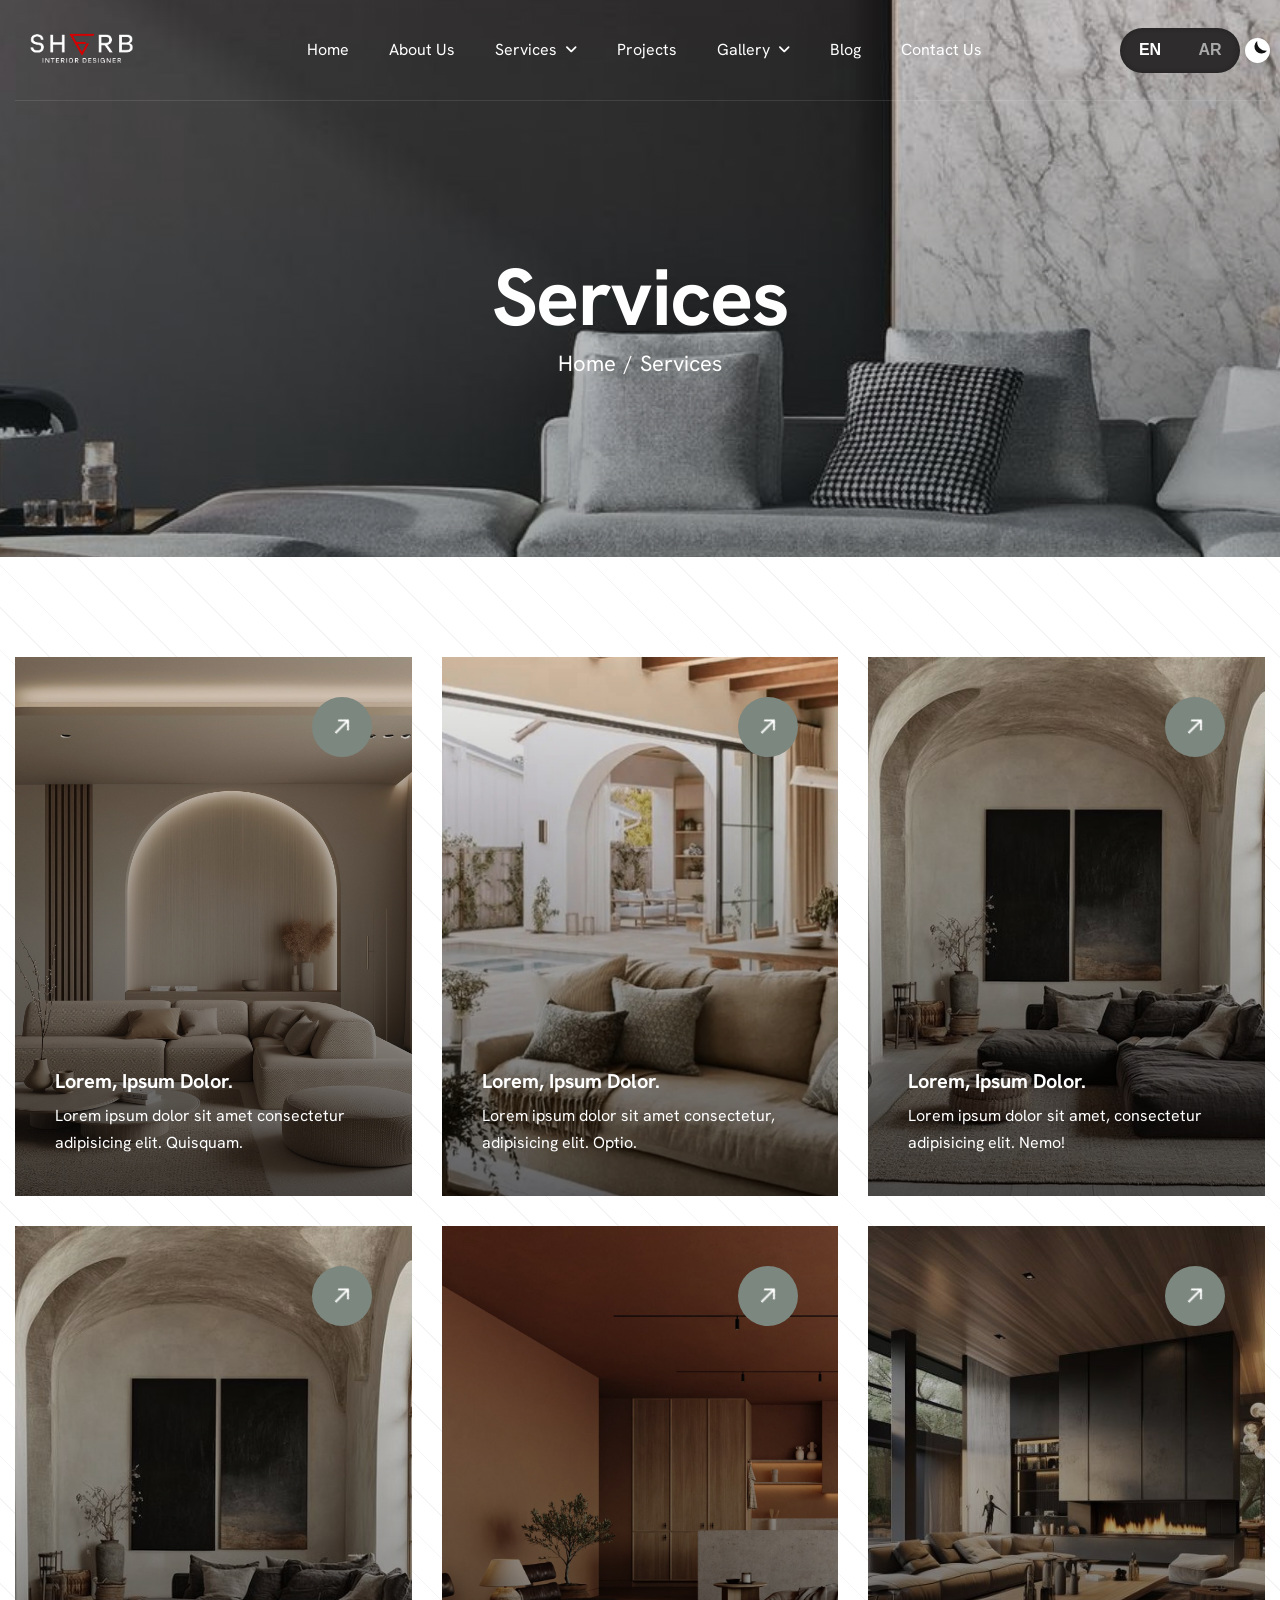
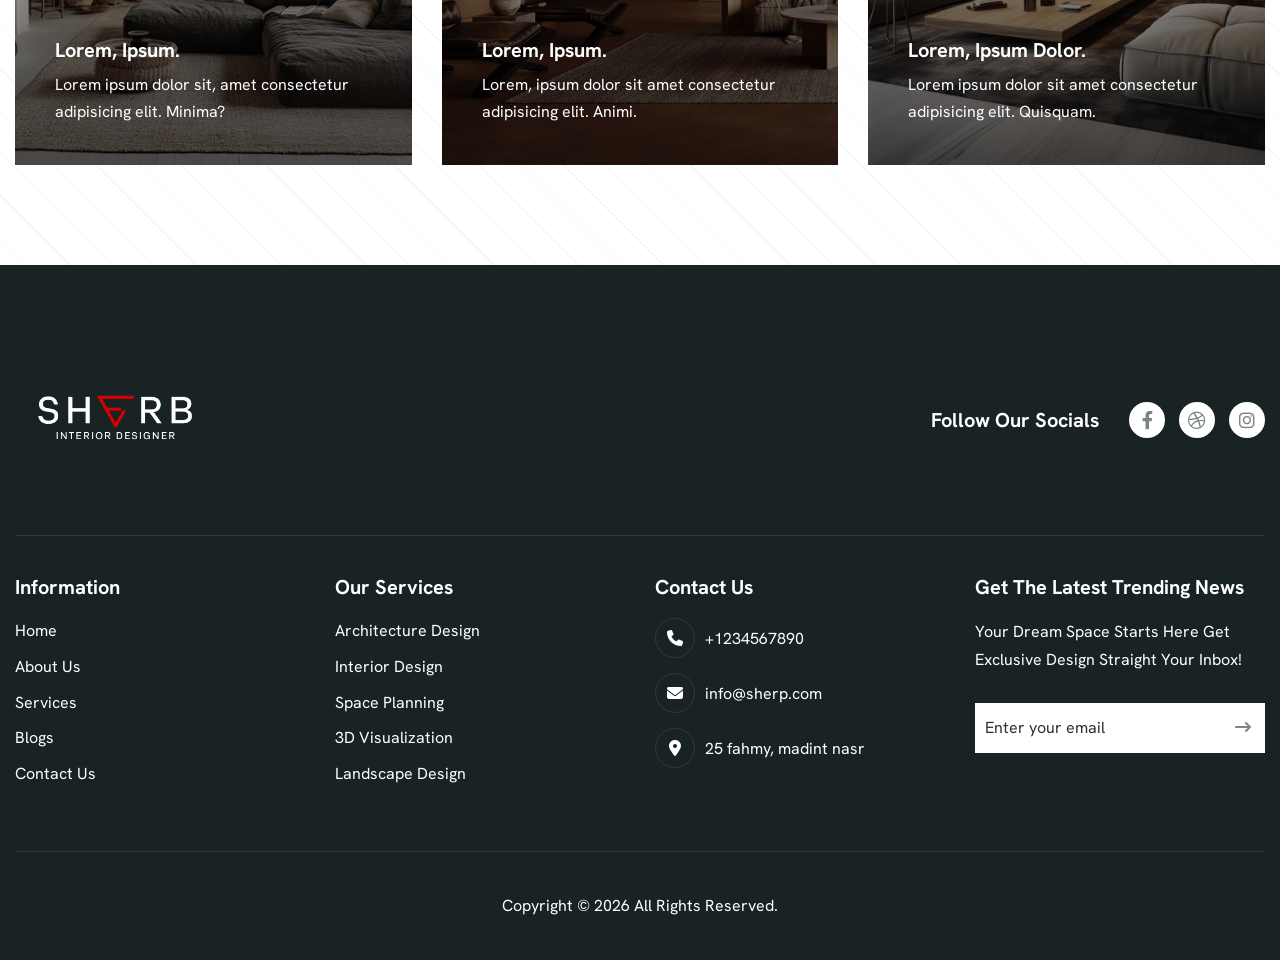
<file: services.html>
<!doctype html>
<html lang="zxx">
  <head>
    <!-- Meta -->
    <meta charset="utf-8" />
    <meta http-equiv="X-UA-Compatible" content="IE=edge" />
    <meta
      name="viewport"
      content="width=device-width, initial-scale=1.0, maximum-scale=1"
    />
    <meta name="description" content="" />
    <meta name="keywords" content="" />
    <meta name="author" content="Awaiken" />
    <!-- Page Title -->
    <title>Sherp - Architecture and Interior Design HTML Template</title>
    <!-- Favicon Icon -->
    <link rel="shortcut icon" type="image/x-icon" href="./images/3.png" />
    <!-- Google Fonts Css-->
    <link rel="preconnect" href="https://fonts.googleapis.com" />
    <link rel="preconnect" href="https://fonts.gstatic.com" crossorigin />
    <link
      href="https://fonts.googleapis.com/css2?family=Hanken+Grotesk:ital,wght@0,100..900;1,100..900&display=swap"
      rel="stylesheet"
    />
    <!-- Bootstrap Css -->
    <link href="css/bootstrap.min.css" rel="stylesheet" media="screen" />
    <!-- SlickNav Css -->
    <link href="css/slicknav.min.css" rel="stylesheet" />
    <!-- Swiper Css -->
    <link rel="stylesheet" href="css/swiper-bundle.min.css" />
    <!-- Font Awesome Icon Css-->
    <link href="css/all.min.css" rel="stylesheet" media="screen" />
    <!-- Animated Css -->
    <link href="css/animate.css" rel="stylesheet" />
    <!-- Magnific Popup Core Css File -->
    <link rel="stylesheet" href="css/magnific-popup.css" />
    <!-- Mouse Cursor Css File -->
    <link rel="stylesheet" href="css/mousecursor.css" />
    <!-- Main Custom Css -->
    <link href="css/custom.css" rel="stylesheet" media="screen" />
  </head>
  <body>
    <!-- Preloader Start -->
    <div class="preloader">
      <div class="loading-container">
        <div class="loading"></div>
        <div id="loading-icon"><img src="./images/3.png" alt="" /></div>
      </div>
    </div>
    <!-- Preloader End -->

    <!-- Header Start -->
    <header class="main-header">
      <div class="header-sticky">
        <nav class="container">
          <div class="navbar navbar-expand-lg">
            <!-- Logo Start -->
            <a class="navbar-brand" href="./">
              <img class="logo" src="./images/1.png" alt="Logo" />
            </a>
            <!-- Logo End -->

            <!-- Main Menu Start -->
            <div class="collapse navbar-collapse main-menu">
              <div class="nav-menu-wrapper">
                <ul class="navbar-nav mr-auto" id="menu">
                  <li class="nav-item">
                    <a class="nav-link" href="./">Home</a>
                  </li>
                  <li class="nav-item">
                    <a class="nav-link" href="about.html">About Us</a>
                  </li>
                  <li class="nav-item submenu">
                    <a class="nav-link" href="services.html">Services</a>
                    <ul>
                      <li class="nav-item">
                        <a class="nav-link" href="service-single.html"
                          >Service Details</a
                        >
                      </li>
                      <li class="nav-item">
                        <a class="nav-link" href="service-single.html"
                          >Service Details</a
                        >
                      </li>
                      <li class="nav-item">
                        <a class="nav-link" href="service-single.html"
                          >Service Details</a
                        >
                      </li>
                      <li class="nav-item">
                        <a class="nav-link" href="service-single.html"
                          >Service Details</a
                        >
                      </li>
                    </ul>
                  </li>
                  <li class="nav-item">
                    <a class="nav-link" href="projects.html">Projects</a>
                  </li>
                  <li class="nav-item submenu">
                    <a class="nav-link" href="Gallery.html">Gallery</a>
                    <ul>
                      <li class="nav-item">
                        <a class="nav-link" href="ourImages.html">Our Images</a>
                      </li>
                      <li class="nav-item">
                        <a class="nav-link" href="OurVideos.html">Our Videos</a>
                      </li>
                    </ul>
                  </li>
                  <li class="nav-item">
                    <a class="nav-link" href="blog.html">Blog</a>
                  </li>

                  <li class="nav-item">
                    <a class="nav-link" href="contact.html">Contact Us</a>
                  </li>
                </ul>
              </div>
              <!-- Header Btn Start -->
              <div class="lang-toggle" id="langToggle">
                <span class="lang active" data-lang="en">EN</span>
                <span class="lang" data-lang="ar">AR</span>
                <div class="toggle-bg"></div>
              </div>
                 <div id="themeToggle" class="theme-toggle">
  <svg class="icon" viewBox="0 0 24 24">
    <path d="M21 12.8A9 9 0 0 1 11.2 3
             a7 7 0 1 0 9.8 9.8z"></path>
  </svg>
</div>
              <!-- Header Btn End -->
            </div>
            <!-- Main Menu End -->
            <div class="navbar-toggle"></div>
          </div>
        </nav>
        <div class="responsive-menu"></div>
      </div>
    </header>
    <!-- Header End -->

    <!-- Page Header Start -->
	<div class="page-header parallaxie">
		<div class="container">
			<div class="row">
				<div class="col-lg-12">
					<!-- Page Header Box Start -->
					<div class="page-header-box">
						<h1 class="text-anime-style-2" data-cursor="-opaque">Services</h1>
						<nav class="wow fadeInUp">
							<ol class="breadcrumb">
								<li class="breadcrumb-item"><a href="./">home</a></li>
								<li class="breadcrumb-item active" aria-current="page">services</li>
							</ol>
						</nav>
					</div>
					<!-- Page Header Box End -->
				</div>
			</div>
		</div>
	</div>
	<!-- Page Header End -->

    <!-- Our Services Section Start -->
    <div class="page-services">
        <div class="container">
            <div class="row">
                <div class="col-lg-4 col-md-6">
                    <!-- Service Item Start -->
                    <div class="service-item wow fadeInUp">
                        <!-- Service Image Start -->
                        <div class="service-image">
                            <a href="service-single.html" data-cursor-text="View">
                                <figure class="image-anime">
                                    <img src="./images/12.jpg" alt="">
                                </figure>
                            </a>
                        </div>
                        <!-- Service Image End -->

                        <!-- Service Button Start -->
                        <div class="service-btn">
                            <a href="service-single.html"><img src="images/arrow-white.svg" alt=""></a>
                        </div>
                        <!-- Service Button End -->

                        <!-- Service Content Start -->
                        <div class="service-content">
                            <h3><a href="service-single.html">Lorem, ipsum dolor.</a></h3>
                            <p>Lorem ipsum dolor sit amet consectetur adipisicing elit. Quisquam.</p>
                        </div>
                        <!-- Service Content End -->
                    </div>
                    <!-- Service Item End -->
                </div>

                <div class="col-lg-4 col-md-6">
                    <!-- Service Item Start -->
                    <div class="service-item wow fadeInUp">
                        <!-- Service Image Start -->
                        <div class="service-image">
                            <a href="service-single.html" data-cursor-text="View">
                                <figure class="image-anime">
                                    <img src="./images/13.jpg" alt="">
                                </figure>
                            </a>
                        </div>
                        <!-- Service Image End -->

                        <!-- Service Button Start -->
                        <div class="service-btn">
                            <a href="service-single.html"><img src="images/arrow-white.svg" alt=""></a>
                        </div>
                        <!-- Service Button End -->

                        <!-- Service Content Start -->
                        <div class="service-content">
                            <h3><a href="service-single.html">Lorem, ipsum dolor.</a></h3>
                            <p>Lorem ipsum dolor sit amet consectetur, adipisicing elit. Optio.</p>
                        </div>
                        <!-- Service Content End -->
                    </div>
                    <!-- Service Item End -->
                </div>

                <div class="col-lg-4 col-md-6">
                    <!-- Service Item Start -->
                    <div class="service-item wow fadeInUp" data-wow-delay="0.2s">
                        <!-- Service Image Start -->
                        <div class="service-image">
                            <a href="service-single.html" data-cursor-text="View">
                                <figure class="image-anime">
                                    <img src="./images/14.jpg" alt="">
                                </figure>
                            </a>
                        </div>
                        <!-- Service Image End -->

                        <!-- Service Button Start -->
                        <div class="service-btn">
                            <a href="service-single.html"><img src="images/arrow-white.svg" alt=""></a>
                        </div>
                        <!-- Service Button End -->

                        <!-- Service Content Start -->
                        <div class="service-content">
                            <h3><a href="service-single.html">Lorem, ipsum dolor.</a></h3>
                            <p>Lorem ipsum dolor sit amet, consectetur adipisicing elit. Nemo!</p>
                        </div>
                        <!-- Service Content End -->
                    </div>
                    <!-- Service Item End -->
                </div>

                <div class="col-lg-4 col-md-6">
                    <!-- Service Item Start -->
                    <div class="service-item wow fadeInUp" data-wow-delay="0.4s">
                        <!-- Service Image Start -->
                        <div class="service-image">
                            <a href="service-single.html" data-cursor-text="View">
                                <figure class="image-anime">
                                    <img src="./images/14.jpg" alt="">
                                </figure>
                            </a>
                        </div>
                        <!-- Service Image End -->

                        <!-- Service Button Start -->
                        <div class="service-btn">
                            <a href="service-single.html"><img src="images/arrow-white.svg" alt=""></a>
                        </div>
                        <!-- Service Button End -->

                        <!-- Service Content Start -->
                        <div class="service-content">
                            <h3><a href="service-single.html">Lorem, ipsum.</a></h3>
                            <p>Lorem ipsum dolor sit, amet consectetur adipisicing elit. Minima?</p>
                        </div>
                        <!-- Service Content End -->
                    </div>
                    <!-- Service Item End -->
                </div>

                <div class="col-lg-4 col-md-6">
                    <!-- Service Item Start -->
                    <div class="service-item wow fadeInUp" data-wow-delay="0.6s">
                        <!-- Service Image Start -->
                        <div class="service-image">
                            <a href="service-single.html" data-cursor-text="View">
                                <figure class="image-anime">
                                    <img src="./images/15.jpg" alt="">
                                </figure>
                            </a>
                        </div>
                        <!-- Service Image End -->

                        <!-- Service Button Start -->
                        <div class="service-btn">
                            <a href="service-single.html"><img src="images/arrow-white.svg" alt=""></a>
                        </div>
                        <!-- Service Button End -->

                        <!-- Service Content Start -->
                        <div class="service-content">
                            <h3><a href="service-single.html">Lorem, ipsum.</a></h3>
                            <p>Lorem, ipsum dolor sit amet consectetur adipisicing elit. Animi.</p>
                        </div>
                        <!-- Service Content End -->
                    </div>
                    <!-- Service Item End -->
                </div>

                <div class="col-lg-4 col-md-6">
                    <!-- Service Item Start -->
                    <div class="service-item wow fadeInUp" data-wow-delay="0.8s">
                        <!-- Service Image Start -->
                        <div class="service-image">
                            <a href="service-single.html" data-cursor-text="View">
                                <figure class="image-anime">
                                    <img src="./images/16.jpg" alt="">
                                </figure>
                            </a>
                        </div>
                        <!-- Service Image End -->

                        <!-- Service Button Start -->
                        <div class="service-btn">
                            <a href="service-single.html"><img src="images/arrow-white.svg" alt=""></a>
                        </div>
                        <!-- Service Button End -->

                        <!-- Service Content Start -->
                        <div class="service-content">
                            <h3><a href="service-single.html">Lorem, ipsum dolor.</a></h3>
                            <p>Lorem ipsum dolor sit amet consectetur adipisicing elit. Quisquam.</p>
                        </div>
                        <!-- Service Content End -->
                    </div>
                    <!-- Service Item End -->
                </div>
            </div>
        </div>
    </div>
    <!-- Our Services Section End -->





      <!-- Footer Start -->
    <footer class="main-footer">
      <div class="container">
        <div class="row">
          <div class="col-lg-12">
            <!-- Footer Header Start -->
            <div class="footer-header">
              <div class="row align-items-center">
                <div class="col-md-6">
                  <!-- Footer Logo Start -->
                  <div class="footer-logo">
                    <img src="./images/1.png" alt="" />
                  </div>
                  <!-- Footer Logo End -->
                </div>

                <div class="col-md-6">
                  <!-- Footer Social Link Start -->
                  <div class="footer-social-links">
                    <div class="footer-social-link-title">
                      <h3>follow our socials</h3>
                    </div>
                    <ul>
                      <li>
                        <a href="#"><i class="fa-brands fa-facebook-f"></i></a>
                      </li>
                      <li>
                        <a href="#"><i class="fa-brands fa-dribbble"></i></a>
                      </li>
                      <li>
                        <a href="#"><i class="fa-brands fa-instagram"></i></a>
                      </li>
                    </ul>
                  </div>
                  <!-- Footer Social Link End -->
                </div>
              </div>
            </div>
            <!-- Footer Header End -->
          </div>

          <div class="col-lg-3 col-md-6">
            <!-- Footer Links Start -->
            <div class="footer-links">
              <h3>information</h3>
              <ul>
                <li><a href="index-3.html">Home</a></li>
                <li><a href="about.html">About Us</a></li>
                <li><a href="services.html">Services</a></li>
                <li><a href="blog.html">Blogs</a></li>
                <li><a href="contact.html">Contact Us</a></li>
              </ul>
            </div>
            <!-- Footer Links End -->
          </div>

          <div class="col-lg-3 col-md-6">
            <!-- Footer Links Start -->
            <div class="footer-links">
              <h3>Our Services</h3>
              <ul>
                <li><a href="service-single.html">Architecture Design</a></li>
                                <li><a href="service-single.html">Interior Design</a></li>
                                <li><a href="service-single.html">Space Planning</a></li>
                                <li><a href="service-single.html">3D Visualization</a></li>
                                <li><a href="service-single.html">Landscape Design</a></li>
                           
              </ul>
            </div>
            <!-- Footer Links End -->
          </div>

          <div class="col-lg-3 col-md-6">
            <!-- Footer Contact Box Start -->
            <div class="footer-contact-box footer-links">
              <h3>contact us</h3>
              <!-- Footer Contact Item Start -->
              <div class="footer-contact-item">
                <div class="icon-box">
                  <i class="fa-solid fa-phone"></i>
                </div>
                <div class="footer-contact-content">
                  <p>+1234567890</p>
                </div>
              </div>
              <!-- Footer Contact Item End -->

              <!-- Footer Contact Item Start -->
              <div class="footer-contact-item">
                <div class="icon-box">
                  <i class="fa-solid fa-envelope"></i>
                </div>
                <div class="footer-contact-content">
                  <p>info@sherp.com</p>
                </div>
              </div>
              <!-- Footer Contact Item End -->

              <!-- Footer Contact Item Start -->
              <div class="footer-contact-item">
                <div class="icon-box">
                  <i class="fa-solid fa-location-dot"></i>
                </div>
                <div class="footer-contact-content">
                  <p>25 fahmy, madint nasr</p>
                </div>
              </div>
              <!-- Footer Contact Item End -->
            </div>
            <!-- Footer Contact Box End -->
          </div>

          <div class="col-lg-3 col-md-6">
            <!-- Footer Newsletter Form Start -->
            <div class="footer-latest-news footer-links">
              <h3>get the latest trending news</h3>

              <div class="footer-newsletter-form">
                <p>
                  Your Dream Space Starts Here Get Exclusive Design Straight
                  Your Inbox!
                </p>

                <form id="newslettersForm" action="#" method="POST">
                  <div class="form-group">
                    <input
                      type="email"
                      name="email"
                      class="form-control"
                      id="mail"
                      placeholder="Enter your email"
                      required
                    />
                    <button type="submit">
                      <i class="fa-solid fa-arrow-right-long"></i>
                    </button>
                  </div>
                </form>
              </div>
            </div>
            <!-- Footer Newsletter Form End -->
          </div>
        </div>

        <!-- Footer Copyright Section Start -->
        <div class="footer-copyright">
          <div class="row">
            <div class="col-md-12">
              <!-- Footer Copyright Start -->
              <div class="footer-copyright-text">
                <p>Copyright © 2026 All Rights Reserved.</p>
              </div>
              <!-- Footer Copyright End -->
            </div>
          </div>
        </div>
        <!-- Footer Copyright Section End -->
      </div>
    </footer>
    <!-- Footer End -->

    <!-- Jquery Library File -->
    <script src="js/jquery-3.7.1.min.js"></script>
    <!-- Bootstrap js file -->
    <script src="js/bootstrap.min.js"></script>
    <!-- Validator js file -->
    <script src="js/validator.min.js"></script>
    <!-- SlickNav js file -->
    <script src="js/jquery.slicknav.js"></script>
    <!-- Swiper js file -->
    <script src="js/swiper-bundle.min.js"></script>
    <!-- Counter js file -->
    <script src="js/jquery.waypoints.min.js"></script>
    <script src="js/jquery.counterup.min.js"></script>
    <!-- Isotop js file -->
	<script src="js/isotope.min.js"></script>
    <!-- Magnific js file -->
    <script src="js/jquery.magnific-popup.min.js"></script>
    <!-- SmoothScroll -->
    <script src="js/SmoothScroll.js"></script>
    <!-- Parallax js -->
    <script src="js/parallaxie.js"></script>
    <!-- MagicCursor js file -->
    <script src="js/gsap.min.js"></script>
    <script src="js/magiccursor.js"></script>
    <!-- Text Effect js file -->
    <script src="js/SplitText.js"></script>
    <script src="js/ScrollTrigger.min.js"></script>
    <!-- YTPlayer js File -->
    <script src="js/jquery.mb.YTPlayer.min.js"></script>
    <!-- Wow js file -->
    <script src="js/wow.min.js"></script>
    <!-- Main Custom js file -->
    <script src="js/function.js"></script>
</body>
</html>
</file>
<file: css/custom.css>
/* ----------------------------------------------------------------------------------------
* Author        : Awaiken
* Template Name : Sherp - Architecture and Interior Design HTML Template
* File          : CSS File
* Version       : 1.0
* ---------------------------------------------------------------------------------------- */
/* INDEX
----------------------------------------------------------------------------------------
01. Global Variables
02. General css
03. Header css
04. Hero css
05. About Us css
06. Why Choose Us css
07. Our Services css
08. Intro Video css
09. Latest Project css
10. How We Work css
11. Our Skills css
12. Our Testimonials css
13. Our Blog css
14. Footer css
15. About Us Page css
16. Services Page css
17. Service Single css
18. Blog Archive css
19. Blog Single css
20. Project Page css
21. Project Single css
22. Image Gallery css
23. FAQs Page css
24. Contact Us Page css
25. 404 Error Page css 
26. Responsive css
-------------------------------------------------------------------------------------- */

/************************************/
/*** 	 01. Global Variables	  ***/
/************************************/

:root {
	--primary-color: #192324;
	--secondery-color: #F8F8F8;
	--text-color: #283132;
	--accent-color: #7C877F;
	--white-color: #FFFFFF;
	--divider-color: #EAF0EC;
	--dark-divider-color: #FFFFFF1A;
	--error-color: rgb(230, 87, 87);
	--default-font: "Hanken Grotesk", sans-serif;
}


/************************************/
/*** 	   02. General css		  ***/
/************************************/

body {
	font-family: var(--default-font);
	font-size: 16px;
	font-weight: 400;
	line-height: 1.6em;
	background-color: var(--white-color);
	color: var(--text-color);
	 /* background-color: #111; */
    background-image:
        repeating-linear-gradient(
            45deg,
            rgba(17, 17, 17, 0.02) 0px,
            rgb(15, 14, 14,.07) 1px,
            transparent 1px,
            transparent 30px
        );
}

p {
	line-height: 1.7em;
	margin-bottom: 1.6em;
}

h1,
h2,
h3,
h4,
h5,
h6 {
	margin: 0;
	font-weight: 700;
	line-height: 1.1em;
	color: var(--primary-color);
}

figure {
	margin: 0;
}

img {
	max-width: 100%;
}

a {
	text-decoration: none;
}

a:hover {
	text-decoration: none;
	outline: 0;
}

a:focus {
	text-decoration: none;
	outline: 0;
}

html,
body {
	width: 100%;
	overflow-x: clip;
}

.container {
	max-width: 1300px;
}

nav .container {
	background-color: black;
}

.container,
.container-fluid,
.container-lg,
.container-md,
.container-sm,
.container-xl,
.container-xxl {
	padding-right: 15px;
	padding-left: 15px;
}

.image-anime {
	position: relative;
	overflow: hidden;
}

.image-anime:after {
	content: "";
	position: absolute;
	width: 200%;
	height: 0%;
	left: 50%;
	top: 50%;
	background-color: rgba(255, 255, 255, .3);
	transform: translate(-50%, -50%) rotate(-45deg);
	z-index: 1;
}

.image-anime:hover:after {
	height: 250%;
	transition: all 600ms linear;
	background-color: transparent;
}

.reveal {
	position: relative;
	display: -webkit-inline-box;
	display: -ms-inline-flexbox;
	display: inline-flex;
	visibility: hidden;
	overflow: hidden;
}

.reveal img {
	height: 100%;
	width: 100%;
	-o-object-fit: cover;
	object-fit: cover;
	-webkit-transform-origin: left;
	transform-origin: left;
}

.row {
	margin-right: -15px;
	margin-left: -15px;
}

.row>* {
	padding-right: 15px;
	padding-left: 15px;
}

.row.no-gutters {
	margin-right: 0px;
	margin-left: 0px;
}

.row.no-gutters>* {
	padding-right: 0px;
	padding-left: 0px;
}

.btn-default {
	position: relative;
	display: inline-block;
	background: var(--accent-color);
	color: var(--white-color);
	font-size: 16px;
	font-weight: 700;
	line-height: 1em;
	text-transform: capitalize;
	border: none;
	padding: 17px 46px 17px 20px;
	transition: all 0.5s ease-in-out;
	overflow: hidden;
	z-index: 0;
}

.btn-default:hover {
	background: transparent;
	color: var(--white-color);
}

.btn-default::before {
	content: '';
	position: absolute;
	top: 50%;
	right: 0;
	width: 16px;
	height: 16px;
	background-image: url(../images/arrow-white.svg);
	background-repeat: no-repeat;
	background-position: center center;
	background-size: cover;
	transform: translate(-20px, -50%);
	transition: all 0.4s ease-in-out;
}

.btn-default:hover::before {
	transform: translate(-18px, -50%);
}

.btn-default::after {
	content: '';
	display: block;
	position: absolute;
	top: 0;
	bottom: 0;
	left: -15%;
	right: 0;
	width: 0;
	height: 106%;
	background: var(--primary-color);
	transform: skew(45deg);
	transition: all 0.4s ease-in-out;
	z-index: -1;
}

.btn-default:hover:after {
	width: 100%;
	transform: skew(0deg);
	left: 0;
}

.btn-default.btn-highlighted {
	background-color: var(--white-color);
	color: var(--accent-color);
}

.btn-default.btn-highlighted:hover {
	color: var(--white-color);
}

.btn-default.btn-highlighted::before {
	background-image: url(../images/arrow-accent.svg);
}

.btn-default.btn-highlighted:hover::before {
	filter: brightness(0) invert(1);
}

.btn-default.btn-highlighted::after {
	background-color: var(--accent-color);
}

.cb-cursor:before {
	background: var(--accent-color);
}

.preloader {
	position: fixed;
	top: 0;
	left: 0;
	right: 0;
	bottom: 0;
	z-index: 1000;
	/* background-color: var(--accent-color); */
	display: flex;
	align-items: center;
	justify-content: center;
}

.loading-container,
.loading {
	height: 150px;
	position: relative;
	width: 150px;
	border-radius: 100%;
}

.loading-container {
	margin: 40px auto;
}

.loading {
	border: 1px solid transparent;
	border-color: transparent var(--white-color) transparent var(--white-color);
	animation: rotate-loading 5s linear 0s infinite normal;
	transform-origin: 50% 50%;
}

.loading-container:hover .loading,
.loading-container .loading {
	transition: all 0.5s ease-in-out;
}

#loading-icon {
	position: absolute;
	top: 50%;
	left: 50%;
	max-width: 66px;
	transform: translate(-50%, -50%);
}

@keyframes rotate-loading {
	0% {
		transform: rotate(0deg);
	}

	100% {
		transform: rotate(360deg);
	}
}

.section-row {
	margin-bottom: 80px;
}

.section-row .section-title {
	margin-bottom: 0;
	margin-right: 30px;
}

.section-btn {
	text-align: end;
}

.section-title-content {
	margin-left: 120px;
}

.section-title-content p {
	margin: 0;
}

.section-title {
	margin-bottom: 40px;
}

.section-title h3 {
	display: inline-block;
	position: relative;
	font-size: 16px;
	font-weight: 500;
	line-height: 1.6em;
	text-transform: capitalize;
	color: var(--accent-color);
	padding-left: 35px;
	margin-bottom: 20px;
}

.section-title h3::before {
	content: '';
	position: absolute;
	top: 50%;
	left: 0;
	transform: translateY(-50%);
	background: url('../images/icon-sub-heading.svg');
	background-repeat: no-repeat;
	background-position: left center;
	background-size: cover;
	width: 24px;
	height: 5px;
}

.section-title h1 {
	font-size: 80px;
	font-weight: 700;
	letter-spacing: -0.02em;
	margin-bottom: 0;
	cursor: none;
}

.section-title h2 {
	font-size: 46px;
	font-weight: 700;
	letter-spacing: -0.02em;
	margin-bottom: 0;
	cursor: none;
}

.section-title h1 span,
.section-title h2 span {
	color: var(--accent-color);
}

.section-title p {
	margin-top: 30px;
	margin-bottom: 0;
}


.section-title-content.dark-section p,
.section-title.dark-section p,
.section-title.dark-section h2,
.section-title.dark-section h3 {
	color: var(--white-color);
}

.help-block.with-errors ul {
	margin: 0;
	text-align: left;
}

.help-block.with-errors ul li {
	color: var(--error-color);
	font-weight: 500;
	font-size: 14px;
}

/************************************/
/**** 	   03. Header css		 ****/
/************************************/

.header-sticky {
  position: fixed;
  top: -100px; /* مخفي في الأول */
  width: 100%;
  z-index: 9999;

  transition: 0.3s;
}

.header-sticky.active {
  top: 0; /* يظهر */
  box-shadow: 0 2px 10px rgba(0,0,0,0.1);
}

header.main-header {
	position: relative;
	z-index: 100;
}

header.main-header .header-sticky {
	position: relative;
	top: 0;
	z-index: 100;
}

header.main-header .header-sticky.hide {
	transform: translateY(-100%);
	transition: transform 0.3s ease-in-out;
	border-radius: 0;
}

header.main-header .header-sticky.active {
	position: fixed;
	top: 0;
	left: 0;
	right: 0;
	border-radius: 0;
	transform: translateY(0);
	background: var(--primary-color);
	border-bottom: 1px solid var(--dark-divider-color);
}

.navbar {
	padding: 30px 0;
	align-items: center;
	border-bottom: 1px solid var(--dark-divider-color);
}

header.main-header .header-sticky.active .navbar {
	border-bottom: none;
}

.navbar-brand {
	padding: 0;
	margin: 0;
}
/* .navbar-brand img {
	max-width: 100%;
} */

.main-header .navbar{
    padding: 0;
    min-height: 100px;
    display: flex;
    align-items: center;
}

.navbar-brand{
    margin: 0;
    padding: 0;
    display: flex;
    align-items: center;
}

.navbar-brand img{
    height: 100px;
    width: auto;
    display: block;
}
.main-menu .nav-menu-wrapper {
	flex: 1;
	text-align: center;
	margin-left: 40px;
}

.main-menu .nav-menu-wrapper>ul {
	align-items: center;
	display: inline-flex;
}

.main-menu ul li {
	margin: 0 6px;
	position: relative;
}

.main-menu ul li a {
	font-family: var(--accent-font);
	font-size: 16px;
	font-weight: 400;
	padding: 15px 14px !important;
	color: var(--white-color);
	text-transform: capitalize;
	transition: all 0.3s ease-in-out;
}

.main-menu ul li.submenu>a:after {
	content: '\f107';
	font-family: 'FontAwesome';
	font-weight: 900;
	font-size: 14px;
	margin-left: 8px;
}

.main-menu ul li a:hover,
.main-menu ul li a:focus {
	color: var(--accent-color);
}

.main-menu ul ul {
	visibility: hidden;
	opacity: 0;
	transform: scaleY(0.8);
	transform-origin: top;
	padding: 0;
	margin: 0;
	list-style: none;
	width: 230px;
	border-radius: 20px;
	position: absolute;
	left: 0;
	top: 100%;
	background-color: var(--accent-color);
	transition: all 0.3s ease-in-out;
	text-align: left;
}

.main-menu ul li.submenu:first-child ul {
	width: 230px;
}

.main-menu ul ul ul {
	left: 100%;
	top: 0;
	text-align: left;
}

.main-menu ul li:hover>ul {
	visibility: visible;
	opacity: 1;
	transform: scaleY(1);
	padding: 5px 0;
}

.main-menu ul li.submenu ul li.submenu>a:after {
	content: '\f105';
	float: right;
}

.main-menu ul ul li {
	margin: 0;
	padding: 0;
}

.main-menu ul ul li a {
	color: var(--white-color);
	padding: 6px 20px !important;
	transition: all 0.3s ease-in-out;
}

.main-menu ul li:hover>ul {
	visibility: visible;
	opacity: 1;
	transform: scaleY(1);
	padding: 5px 0;
}

.main-menu ul ul li a:hover,
.main-menu ul ul li a:focus {
	color: var(--primary-color);
	background-color: transparent;
	padding: 6px 20px 6px 23px !important;
}

.responsive-menu,
.navbar-toggle {
	display: none;
}

.responsive-menu {
	top: 0;
	position: relative;
}

.slicknav_btn {
	background: var(--accent-color);
	padding: 0;
	display: flex;
	align-items: center;
	justify-content: center;
	width: 38px;
	height: 38px;
	margin: 0;
	border-radius: 0;
}

.slicknav_icon .slicknav_icon-bar {
	display: block;
	width: 100%;
	height: 3px;
	width: 22px;
	background-color: var(--white-color);
	border-radius: 6px;
	margin: 4px auto !important;
	transition: all 0.1s ease-in-out;
}

.slicknav_icon .slicknav_icon-bar:first-child {
	margin-top: 0 !important;
}

.slicknav_icon .slicknav_icon-bar:last-child {
	margin-bottom: 0 !important;
}

.navbar-toggle a.slicknav_btn.slicknav_open .slicknav_icon span.slicknav_icon-bar:nth-child(1) {
	transform: rotate(-45deg) translate(-5px, 5px);
}

.navbar-toggle a.slicknav_btn.slicknav_open .slicknav_icon span.slicknav_icon-bar:nth-child(2) {
	opacity: 0;
}

.navbar-toggle a.slicknav_btn.slicknav_open .slicknav_icon span.slicknav_icon-bar:nth-child(3) {
	transform: rotate(45deg) translate(-5px, -5px);
}

.slicknav_menu {
	position: absolute;
	width: 100%;
	padding: 0;
	background: var(--accent-color);
}

.slicknav_menu ul {
	margin: 5px 0;
}

.slicknav_menu ul ul {
	margin: 0;
}

.slicknav_nav .slicknav_row,
.slicknav_nav li a {
	position: relative;
	font-family: var(--accent-font);
	font-size: 16px;
	font-weight: 400;
	text-transform: capitalize;
	padding: 10px 20px;
	color: var(--white-color);
	line-height: normal;
	margin: 0;
	border-radius: 0 !important;
	transition: all 0.3s ease-in-out;
}

.slicknav_nav a:hover,
.slicknav_nav a:focus,
.slicknav_nav .slicknav_row:hover {
	background-color: transparent;
	color: var(--primary-color);
}

.slicknav_menu ul ul li a {
	padding: 10px 20px 10px 30px;
}

.slicknav_arrow {
	font-size: 0 !important;
}

.slicknav_arrow:after {
	content: '\f107';
	font-family: 'FontAwesome';
	font-weight: 900;
	font-size: 12px;
	margin-left: 8px;
	color: var(--white-color);
	position: absolute;
	right: 15px;
	top: 15px;
	transition: all 0.3s ease-out;
}

.slicknav_open>a .slicknav_arrow:after {
	transform: rotate(-180deg);
	color: var(--primary-color);
}

/************************************/
/***        04. Hero css	      ***/
/************************************/

.hero {
	position: relative;
	background-repeat: no-repeat;
	background-position: center center;
	background-size: cover;
	padding: 280px 0 250px;
	min-height: 100vh;
	margin-top: -118px;
}

.hero::before {
	content: '';
	position: absolute;
	top: 0;
	left: 0;
	bottom: 0;
	right: 0;
	background: linear-gradient(180deg, rgba(25, 35, 36, 0) 0%, rgba(25, 35, 36, 0.4) 80.94%);
	height: 100%;
	width: 100%;
	z-index: 1;
}

.hero.hero-video .hero-bg-video {
	position: absolute;
	top: 0;
	right: 0;
	left: 0;
	bottom: 0;
	width: 100%;
	height: 100%;
}

.hero.hero-video .hero-bg-video video {
	width: 100%;
	height: 100%;
	object-fit: cover;
}

.hero.hero-slider-layout {
	background: none;
	padding: 0;
}

.hero.hero-slider-layout .hero-slide {
	position: relative;
	padding: 280px 0 250px;
	min-height: 100vh;
}

.hero.hero-slider-layout .hero-slide::before {
	content: '';
	display: block;
	position: absolute;
	top: 0;
	bottom: 0;
	left: 0;
	right: 0;
	background: linear-gradient(180deg, rgba(25, 35, 36, 0) 0%, rgba(25, 35, 36, 0.4) 80.94%);
	width: 100%;
	height: 100%;
	z-index: 1;
}

.hero.hero-slider-layout .hero-slide .hero-slider-image {
	position: absolute;
	top: 0;
	right: 0;
	left: 0;
	bottom: 0;
}

.hero.hero-slider-layout .hero-slide .hero-slider-image img {
	width: 100%;
	height: 100%;
	object-fit: cover;
}

.hero.hero-slider-layout .hero-pagination {
	position: absolute;
	bottom: 50px;
	text-align: left;
	padding-left: calc(((100vw - 1300px) / 2));
	z-index: 2;
}

.hero.hero-slider-layout .hero-pagination .swiper-pagination-bullet {
	width: 12px;
	height: 12px;
	background: var(--white-color);
	opacity: 1;
	transition: all 0.3s ease-in-out;
	margin: 0 5px;
}

.hero.hero-slider-layout .hero-pagination .swiper-pagination-bullet-active {
	background-color: var(--accent-color);
}

.hero-content {
	position: relative;
	z-index: 2;
}

.hero-content .section-title h3,
.hero-content .section-title h1 {
	color: var(--white-color);
}

.hero-content .section-title p {
	font-size: 22px;
	color: var(--white-color);
	width: 100%;
	max-width: 600px;
}

.hero-content .section-title h3::before {
	filter: brightness(0) invert(1);
}

.hero-content .btn-default.btn-highlighted {
	margin-left: 30px;
}

/************************************/
/***       05. About Us css 	  ***/
/************************************/
.vision-section {
  padding: 80px 0;
}

.section-title h2 {
  font-size: 40px;
  font-weight: bold;
}

.section-title span {
  color: #007bff;
}

/* Accordion Style */
.accordion-item {
  border: none;
  margin-bottom: 10px;
  border-radius: 8px;
  overflow: hidden;
}

.accordion-button {
  background: #f8f9fa;
  font-weight: 600;
  padding: 15px;
}

.accordion-button:not(.collapsed) {
  background:#7C877F;
  color: #fff;
}

.accordion-body {
  background: #f1f1f1;
}
.about-us {
	background-image: url('../images/section-bg-shape-1.svg');
	background-repeat: no-repeat;
	background-position: left center;
	background-size: contain;
	padding: 0px 0px;
}

.about-us-images {
	position: relative;
	background-image: url(../images/about-us-bg-shape.svg);
	background-repeat: no-repeat;
	background-position: left 60px bottom 40px;
	background-size: auto;
	padding-right: 100px;
	padding-bottom: 180px;
	margin-right: 30px;
}

.about-img-1 figure,
.about-img-2 figure {
	display: block;
}

.about-img-1 img {
	width: 100%;
	object-fit: cover;
	aspect-ratio: 1 / 0.76;
}

.about-img-2 {
	position: absolute;
	width: 100%;
	max-width: 385px;
	bottom: 0;
	right: 0;
}

.about-img-2 img {
	width: 100%;
	object-fit: cover;
	aspect-ratio: 1 / 0.76;
}

.experience-counter {
	position: absolute;
	top: 0;
	left: 0;
	height: 152px;
	width: 152px;
	display: flex;
	flex-wrap: wrap;
	align-content: center;
	justify-content: center;
	align-items: center;
	background-color: var(--accent-color);
	border: 6px solid var(--white-color);
	transform: translate(-50%, -6px);
	border-radius: 50%;
}

.experience-counter h3 {
	font-size: 34px;
	color: var(--white-color);
	text-align: center;
	width: 100%;
	margin-bottom: 5px;
}

.experience-counter p {
	font-weight: 600;
	line-height: 1.4em;
	text-transform: capitalize;
	color: var(--white-color);
	text-align: center;
	margin-bottom: 0;
}

.feedback-counter {
	position: absolute;
	top: 0;
	right: 0;
	transform: rotate(-180deg) translate(20px, -20px);
	writing-mode: vertical-rl;
	display: flex;
	align-items: center;
}

.feedback-counter p {
	font-size: 16px;
	font-weight: 500;
	color: var(--white-color);
	height: 60px;
	width: 60px;
	display: flex;
	align-items: center;
	justify-content: center;
	background-color: var(--accent-color);
	border-radius: 50%;
	margin: 0 0 15px 0;
	transition: all 0.3s ease-in-out;
}

.feedback-counter:hover p {
	background-color: var(--primary-color);
}

.feedback-counter h3 {
	font-size: 18px;
	font-weight: 500;
	text-transform: capitalize;
	width: calc(100% - 75px);
}

.about-us-content-body {
	position: relative;
	display: flex;
	flex-wrap: wrap;
	gap: 80px;
}

.about-us-content-body::before {
	content: '';
	position: absolute;
	right: 50%;
	top: 0;
	bottom: 0;
	transform: translateX(-50%);
	border: 1px solid var(--divider-color);
	width: 1px;
	height: 100%;
}

.about-us-content-info {
	width: calc(50% - 40px);
}

.about-us-content-list {
	margin-bottom: 40px;
}

.about-us-content-list ul {
	padding: 0;
	margin: 0;
	list-style: none;
}

.about-us-content-list ul li {
	position: relative;
	font-weight: 500;
	color: var(--primary-color);
	padding-left: 30px;
	margin-bottom: 15px;
}

.about-us-content-list ul li:last-child {
	margin-bottom: 0;
}

.about-us-content-list ul li::before {
	content: '\f058';
	position: absolute;
	font-family: 'FontAwesome';
	font-size: 20px;
	font-weight: 900;
	line-height: normal;
	color: var(--accent-color);
	display: inline-block;
	top: 2px;
	left: 0;
}

.about-us-contact-list {
	width: calc(50% - 40px);
}

.about-contact-item {
	display: flex;
	align-items: center;
	margin-bottom: 40px;
}

.about-contact-item:last-child {
	margin-bottom: 0;
}

.about-contact-item .icon-box {
	width: 40px;
	height: 40px;
	background-color: var(--accent-color);
	border-radius: 50%;
	display: flex;
	justify-content: center;
	align-items: center;
	margin-right: 15px;
	transition: all 0.3s ease-in-out;
}

.about-contact-item:hover .icon-box {
	background-color: var(--primary-color);
}

.about-contact-item .icon-box figure {
	display: block;
	border-radius: 50%;
	overflow: hidden;
}

.about-contact-item .icon-box img {
	max-width: 40px;
	border-radius: 50%;
}

.about-contact-item .icon-box i {
	font-size: 18px;
	color: var(--white-color);
}

.about-contact-content {
	width: calc(100% - 55px);
}

.about-contact-content h3 {
	font-size: 20px;
	text-transform: capitalize;
}

.about-contact-content p {
	font-weight: 500;
	color: var(--primary-color);
	text-transform: capitalize;
	margin-bottom: 0;
}

/************************************/
/***     06. Why Choose Us css    ***/
/************************************/

.why-choose-us {
	padding: 100px 0;
	background-color: var(--secondery-color);
}

.why-choose-item {
	display: flex;
	border-bottom: 1px solid var(--divider-color);
	margin-bottom: 20px;
	padding-bottom: 20px;
}

.why-choose-item:last-child {
	border-bottom: none;
	margin-bottom: 0;
	padding-bottom: 0;
}

.why-choose-item .icon-box {
	position: relative;
	width: 60px;
	height: 60px;
	background-color: var(--divider-color);
	border-radius: 50%;
	display: flex;
	justify-content: center;
	align-items: center;
	margin-right: 20px;
	transition: all 0.4s ease-in-out;
}

.why-choose-item:hover .icon-box {
	background-color: transparent;
}

.why-choose-item .icon-box::before {
	content: '';
	position: absolute;
	top: 0;
	bottom: 0;
	left: 0;
	right: 0;
	background-color: var(--primary-color);
	border-radius: 50%;
	height: 100%;
	width: 100%;
	transform: scale(0);
	transition: all 0.3s ease-in-out;
}

.why-choose-item:hover .icon-box::before {
	transform: scale(1);
}

.why-choose-item .icon-box img {
	max-width: 24px;
	z-index: 1;
	transition: all 0.3s ease-in-out;
}

.why-choose-item:hover .icon-box img {
	filter: brightness(0) invert(1);
}

.why-choose-item-content {
	width: calc(100% - 80px);
}

.why-choose-item-content h3 {
	font-size: 20px;
	text-transform: capitalize;
	margin-bottom: 10px;
}

.why-choose-item-content p {
	color: var(--primary-color);
	margin-bottom: 0;
}

.why-choose-images {
	display: flex;
	flex-wrap: wrap;
	gap: 20px;
	margin-left: 30px;
}

.why-choose-img-box-1,
.why-choose-img-box-2 {
	display: flex;
	gap: 20px;
	width: 100%;
}

.why-choose-img-1 figure,
.why-choose-img-2 figure,
.why-choose-img-3 figure,
.why-choose-img-4 figure {
	display: block;
}

.why-choose-img-1 {
	width: calc(57% - 10px);
}

.why-choose-img-1 img {
	width: 100%;
	aspect-ratio: 1 / 0.756;
	object-fit: cover;
}

.why-choose-img-2 {
	width: calc(43% - 10px);
}

.why-choose-img-2 img {
	width: 100%;
	aspect-ratio: 1 / 1.01;
	object-fit: cover;
}

.why-choose-img-3 {
	width: calc(67% - 10px);
}

.why-choose-img-3 img {
	width: 100%;
	aspect-ratio: 1 / 0.746;
	object-fit: cover;
}

.why-choose-img-4 {
	width: calc(33% - 10px);
}

.why-choose-img-4 img {
	width: 100%;
	aspect-ratio: 1 / 1.55;
	object-fit: cover;
}

/************************************/
/***     07. Our Services css     ***/
/************************************/

.our-services {
	padding: 100px 0;
}

.service-item {
	position: relative;
	height: calc(100% - 30px);
	margin-bottom: 30px;
}

.service-image a {
	display: block;
	cursor: none;
}

.service-image a figure::before {
	content: '';
	position: absolute;
	top: 0;
	left: 0;
	bottom: 0;
	right: 0;
	background: linear-gradient(360deg, rgba(0, 0, 0, 0.6) 0%, rgba(0, 0, 0, 0) 105%);
	height: 100%;
	width: 100%;
	z-index: 1;
	transition: all 0.3s ease-in-out;
}

.service-image img {
	width: 100%;
	object-fit: cover;
	aspect-ratio: 1 / 1.36;
	transition: all 0.4s ease-in-out;
}

.service-item:hover .service-image img {
	transform: scale(1.1);
}

.service-btn {
	position: absolute;
	top: 40px;
	right: 40px;
	z-index: 1;
}

.service-btn a {
	background-color: var(--accent-color);
	height: 60px;
	width: 60px;
	border-radius: 50%;
	display: flex;
	justify-content: center;
	align-items: center;
	transition: all 0.4s ease-in-out;
}

.service-btn a:hover {
	background-color: var(--primary-color);
}

.service-btn a img {
	max-width: 20px;
	transform: rotate(-45deg);
	transition: all 0.4s ease-in-out;
}

.service-btn a:hover img {
	transform: rotate(0)
}

.service-content {
	position: absolute;
	bottom: 40px;
	left: 40px;
	right: 40px;
	z-index: 1;
}

.service-content h3 {
	font-size: 20px;
	text-transform: capitalize;
	color: var(--white-color);
	margin-bottom: 10px;
}

.service-content h3 a {
	color: inherit;
}

.service-content p {
	color: var(--white-color);
	margin-bottom: 0;
}

.all-services-btn {
	text-align: center;
	margin-top: 20px;
}

/************************************/
/***      08. Intro Video css     ***/
/************************************/

.intro-video .container-fluid {
	padding: 0;
}

.intro-video-box {
	position: relative;
	overflow: hidden;
	z-index: 1;
}

.intro-video-image a {
	display: block;
	cursor: none;
}

.intro-video-image figure::before {
	content: '';
	position: absolute;
	top: 0;
	left: 0;
	bottom: 0;
	right: 0;
	background: linear-gradient(180deg, rgba(25, 35, 36, 0) 0%, rgba(25, 35, 36, 0.6) 80.94%);
	height: 100%;
	width: 100%;
	z-index: 1;
}

.intro-video-image img {
	width: 100%;
	aspect-ratio: 1 / 0.41;
	object-fit: cover;
}

.video-play-button {
	position: absolute;
	top: 50%;
	left: 50%;
	transform: translate(-50%, -50%);
	z-index: 2;
}

.video-play-button a {
	position: relative;
	font-size: 16px;
	font-weight: 600;
	text-transform: capitalize;
	color: var(--white-color);
	border: 1px solid var(--white-color);
	border-radius: 50%;
	width: 100px;
	height: 100px;
	margin: 0 auto;
	display: flex;
	align-items: center;
	justify-content: center;
	cursor: none;
	transition: all 0.3s ease-in-out;
}

.video-play-button a:hover {
	border-color: var(--primary-color);
	color: var(--primary-color);
}

/************************************/
/***    09. Latest Project css    ***/
/************************************/
.project-gallery-slider{
    margin-top: 40px;
}

.project-gallery-img img{
    width: 100%;
    height: 280px;
    object-fit: cover;
    border-radius: 12px;
}
.our-project {
	padding: 100px 0 70px;
}

.our-Project-nav {
	text-align: center;
	margin-bottom: 60px;
}

.our-Project-nav ul {
	list-style: none;
	text-align: center;
	display: inline-flex;
	flex-wrap: wrap;
	align-items: center;
	justify-content: center;
	gap: 15px 30px;
	padding: 0;
	margin: 0;
}

.our-Project-nav ul li a {
	position: relative;
	display: inline-block;
	color: var(--primary-color);
	font-weight: 500;
	line-height: 1.2em;
	text-transform: capitalize;
	transition: all 0.3s ease-in-out;
}

.our-Project-nav ul li a:after,
.our-Project-nav ul li a:before {
	content: '';
	position: absolute;
	left: 0px;
	bottom: -8px;
	width: 100%;
	height: 2px;
	background-color: var(--accent-color);
	transform-origin: bottom right;
	transition: transform 0.4s ease-in-out;
	transform: scaleX(0);
}

.our-Project-nav ul li a:after {
	top: -8px;
	bottom: auto;
	left: 0px;
}

.our-Project-nav ul li a:hover:before,
.our-Project-nav ul li a.active-btn:before,
.our-Project-nav ul li a:hover:after,
.our-Project-nav ul li a.active-btn:after {
	transform-origin: bottom left;
	transform: scaleX(1);
}

.project-item {
	position: relative;
	height: calc(100% - 30px);
	margin-bottom: 30px;
}

.project-featured-image figure::before {
	content: '';
	position: absolute;
	top: 0;
	right: 0;
	bottom: 0;
	left: 0;
	width: 100%;
	height: 100%;
	background: linear-gradient(360deg, rgba(0, 0, 0, 0.6) 0%, rgba(0, 0, 0, 0) 111.33%);
	z-index: 0;
}

.project-btn {
	position: absolute;
	top: 50%;
	left: 50%;
	opacity: 0;
	visibility: hidden;
	backdrop-filter: blur(20px);
	border-radius: 50%;
	transform: translate(-50%, -30%);
	transition: all 0.3s ease-in-out;
	z-index: 1;
}

.project-item:hover .project-btn {
	opacity: 1;
	visibility: visible;
	transform: translate(-50%, -50%);
}

.project-btn a {
	width: 100px;
	height: 100px;
	background: var(--dark-divider-color);
	border-radius: 50%;
	display: flex;
	align-items: center;
	justify-content: center;
	transition: all 0.4s ease-in-out;
}

.project-btn img {
	max-width: 24px;
	transform: rotate(-45deg);
	transition: all 0.4s ease-in-out;
}

.project-btn a:hover {
	background: var(--primary-color);
}

.project-btn a:hover img {
	transform: rotate(0deg);
}

.project-featured-image img {
	width: 100%;
	aspect-ratio: 1 / 0.79;
	object-fit: cover;
}

.project-content {
	position: absolute;
	left: 40px;
	bottom: 40px;
	right: 40px;
}

.project-content h3,
.project-content h2 {
	color: var(--white-color);
	text-transform: capitalize;
	position: relative;
	z-index: 1;
}

.project-content h3 {
	font-size: 16px;
	font-weight: 500;
	margin-bottom: 10px;
}

.project-content h2 {
	font-size: 20px;
	font-weight: 700;
}

.project-content h2 a {
	color: inherit;
}

/************************************/
/***      10. How We Work css     ***/
/************************************/

.how-we-work {
	background: var(--primary-color);
	padding: 100px 0;
}

.how-we-work-list {
	display: flex;
	flex-wrap: wrap;
	gap: 30px;
}

.how-we-work-item {
	width: calc(25% - 22.5px);
}

.how-we-work-item .icon-box {
	margin-bottom: 30px;
}

.how-we-work-item .icon-box img {
	max-width: 60px;
}

.how-we-work-content h3 {
	font-size: 20px;
	text-transform: capitalize;
	color: var(--white-color);
	margin-bottom: 10px;
}

.how-we-work-content p {
	color: var(--white-color);
	margin: 0;
}

.how-work-company-slider {
	border-top: 1px solid var(--dark-divider-color);
	margin-top: 60px;
	padding-top: 60px;
}

.how-work-company-slider .company-logo {
	text-align: center;
}

.how-work-company-slider .company-logo img {
	width: 100%;
	max-height: 80px;
}

/************************************/
/***      11. Our Skills css      ***/
/************************************/

.our-skill {
	padding: 100px 0;
	background: url('../images/section-bg-shape-2.svg');
	background-repeat: no-repeat;
	background-position: center center;
	background-size: contain;
}

.skills-progress-bar {
	margin-bottom: 40px;
}

.skills-progress-bar:last-child {
	margin-bottom: 0;
}

.skillbar .skill-data {
	display: flex;
	justify-content: space-between;
	margin-bottom: 10px;
}

.skill-data .skill-title {
	font-size: 16px;
	text-transform: capitalize;
	color: var(--primary-color);
}

.skill-data .skill-no {
	font-size: 16px;
	color: var(--primary-color);
	margin-left: 20px;
}

.skill-progress {
	width: 100%;
	height: 12px;
	background: var(--divider-color);
	border-radius: 99px;
	position: relative;
}

.skill-progress .count-bar {
	position: absolute;
	top: 0;
	left: 0;
	bottom: 0;
	background-color: var(--primary-color);
	border-radius: 99px;
}

.our-skill-image {
	position: relative;
	padding-bottom: 155px;
	margin-left: 65px;
}

.our-skill-img-1 {
	width: 333px;
	position: relative;
	background: url('../images/our-skill-img-bg-dot.svg');
	background-repeat: no-repeat;
	background-position: top left;
	background-size: 84px auto;
	padding: 30px 0 0 30px;
}

.our-skill-img-1 figure,
.our-skill-img-2 figure,
.our-skill-img-3 figure {
	display: block;
}

.our-skill-img-1 img {
	width: 100%;
	aspect-ratio: 1/1.37;
	object-fit: cover;
}

.our-skill-img-2 {
	width: 202px;
	position: absolute;
	top: 70px;
	right: 0;
}

.our-skill-img-2 img {
	width: 100%;
	aspect-ratio: 1/0.93;
	object-fit: cover;
}

.our-skill-img-3 {
	width: 333px;
	position: absolute;
	bottom: 0;
	right: 0;
}

.our-skill-img-3 img {
	width: 100%;
	aspect-ratio: 1/0.97;
	object-fit: cover;
}

/************************************/
/***   12. Our Testimonials css   ***/
/************************************/

.our-testimonials {
	background: var(--secondery-color);
}

.our-testimonials .container-fluid {
	padding: 0;
}

.our-testimonials-image {
	height: 100%;
}

.our-testimonials-image figure,
.our-testimonials-image figure img {
	width: 100%;
	height: 100%;
	aspect-ratio: 1 / 0.82;
	object-fit: cover;
}

.our-testimonial-content {
	padding: 100px;
}

.our-testimonial-content .section-title {
	background: url('../images/testimonial-quote.svg') no-repeat;
	background-position: top right;
	background-size: 162px auto;
}

.testimonial-slider {
	width: 100%;
	max-width: 620px;
	margin-bottom: 40px;
	padding-bottom: 40px;
	border-bottom: 1px solid var(--divider-color);
}

.testimonial-slider .swiper-wrapper {
	cursor: none;
}

.testimonial-rating {
	margin-bottom: 20px;
}

.testimonial-rating i {
	font-size: 18px;
	color: var(--primary-color);
	margin-right: 2px;
}

.testimonial-rating i:last-child {
	margin-right: 0;
}

.testimonial-content {
	margin-bottom: 40px;
}

.testimonial-content p {
	font-size: 20px;
	color: var(--primary-color);
	margin: 0;
}

.testimonial-body {
	display: flex;
	align-items: center;
}

.testimonial-body .author-image {
	margin-right: 15px;
}

.testimonial-body .author-image img {
	width: 60px;
	height: 60px;
	border-radius: 50%;
}

.testimonial-body .author-content {
	width: calc(100% - 75px);
}

.testimonial-body .author-content h3 {
	font-size: 20px;
	text-transform: capitalize;
}

.testimonial-body .author-content p {
	text-transform: capitalize;
	margin: 0;
}

.testimonial-rating-counter {
	display: flex;
	align-items: center;
	gap: 20px;
}

.testimonial-rating-counter .rating-counter h2 {
	font-size: 58px;
}

.testimonial-client-rating {
	display: inline-block;
	background: var(--accent-color);
	padding: 0px 5px 3px 5px;
	line-height: 1em;
}

.testimonial-client-rating i {
	font-size: 10px;
	color: var(--white-color);
}

.testimonial-rating-content p {
	color: var(--primary-color);
	font-weight: 500;
	margin: 0;
}

/************************************/
/***       13. Our Blog css       ***/
/************************************/

.our-blog {
	padding: 100px 0;
	background: url('../images/section-bg-shape-2.svg');
	background-repeat: no-repeat;
	background-position: top center;
	background-size: contain;
}

.post-item {
	height: calc(100% - 30px);
	margin-bottom: 30px;
}

.post-featured-image {
	margin-bottom: 20px;
}

.post-featured-image a {
	cursor: none;
}

.post-featured-image figure,
.post-featured-image a {
	display: block;
}

.post-featured-image img {
	width: 100%;
	aspect-ratio: 1 / 0.85;
	object-fit: cover;
	transition: all 0.4s ease-in-out;
}

.post-item:hover .post-featured-image img {
	transform: scale(1.1);
}

.post-item-content {
	margin-bottom: 15px;
}

.post-item-content h3 {
	color: var(--primary-color);
	font-size: 20px;
	line-height: 1.4em;
}

.post-item-content h3 a {
	color: inherit;
}

.post-item-btn a {
	position: relative;
	color: var(--primary-color);
	font-weight: 500;
	text-transform: capitalize;
	padding-right: 25px;
}

.post-item-btn a::after {
	content: '';
	position: absolute;
	top: 50%;
	right: 0;
	transform: translate(0px, -50%);
	width: 17px;
	height: 16px;
	background: url('../images/arrow-dark.svg') no-repeat;
	background-position: right center;
	background-size: cover;
	transition: all 0.4s ease-in-out;
}

.post-item-btn a:hover::after {
	transform: translate(2px, -50%);
}

.our-blog-footer {
	margin-top: 20px;
	text-align: center;
}

/************************************/
/***      	14. Footer css 		  ***/
/************************************/

.main-footer {
	padding: 80px 0 0;
	background: var(--primary-color);
}

.main-footer .footer-header {
	border-bottom: 1px solid var(--dark-divider-color);
	margin-bottom: 40px;
	padding-bottom: 40px;
}

.footer-social-links {
	display: flex;
	align-items: center;
	justify-content: end;
	gap: 30px;
}

.footer-social-link-title h3 {
	font-size: 20px;
	text-transform: capitalize;
	color: var(--white-color);
}

.footer-social-links ul {
	list-style: none;
	margin: 0;
	padding: 0;
}

.footer-social-links ul li {
	display: inline-flex;
	margin-right: 10px;
}

.footer-social-links ul li:last-child {
	margin-right: 0;
}

.footer-social-links ul li a {
	display: flex;
	justify-content: center;
	align-items: center;
	background: var(--white-color);
	border-radius: 50%;
	height: 36px;
	width: 36px;
	transition: all 0.3s ease-in-out;
}

.footer-social-links ul li a i {
	font-size: 18px;
	color: var(--accent-color);
	transition: all 0.3s ease-in-out;
}

.footer-social-links ul li a:hover {
	background: var(--accent-color);
}

.footer-social-links ul li a:hover i {
	color: var(--white-color);
}

.footer-links h3 {
	font-size: 20px;
	text-transform: capitalize;
	color: var(--white-color);
	margin-bottom: 20px;
}

.footer-links ul {
	list-style: none;
	margin: 0;
	padding: 0;
}

.footer-links ul li {
	color: var(--white-color);
	text-transform: capitalize;
	transition: all 0.3s ease-in-out;
	margin-bottom: 10px;
}

.footer-links ul li:last-child {
	margin-bottom: 0;
}

.footer-links ul li:hover {
	color: var(--accent-color);
}

.footer-links ul li a {
	display: block;
	color: inherit;
}

.footer-contact-item {
	display: flex;
	align-items: center;
	margin-bottom: 15px;
}

.footer-contact-item:last-child {
	margin-bottom: 0;
}

.footer-contact-item .icon-box {
	display: flex;
	align-items: center;
	justify-content: center;
	border: 1px solid var(--dark-divider-color);
	border-radius: 50%;
	width: 40px;
	height: 40px;
	margin-right: 10px;
	transition: all 0.3s ease-in-out;
}

.footer-contact-item:hover .icon-box {
	border-color: var(--white-color);
}

.footer-contact-item .icon-box i {
	font-size: 16px;
	color: var(--white-color);
}

.footer-contact-content {
	width: calc(100% - 50px);
}

.footer-contact-content p {
	color: var(--white-color);
	margin: 0;
}

.footer-newsletter-form p {
	color: var(--white-color);
	margin-bottom: 30px;
}

.footer-newsletter-form .form-group {
	display: flex;
	background: var(--white-color);
	overflow: hidden;
}

.footer-newsletter-form .form-group .form-control {
	width: 85%;
	border: none;
	border-radius: 0;
	color: var(--text-color);
	background: transparent;
	padding: 13px 10px;
	box-shadow: none;
}

.footer-newsletter-form .form-group .form-control::placeholder {
	color: var(--text-color);
}

.footer-newsletter-form button {
	background-color: transparent;
	width: 15%;
	border: none;
	padding: 0;
}

.footer-newsletter-form button i {
	color: var(--accent-color);
	font-size: 16px;
	transition: all 0.3s ease-in-out;
}

.footer-newsletter-form button:hover i {
	color: var(--primary-color);
}

.footer-copyright {
	border-top: 1px solid var(--dark-divider-color);
	text-align: center;
	margin-top: 65px;
	padding: 40px 0;
}

.footer-copyright-text p {
	color: var(--white-color);
	margin: 0;
}

/************************************/
/***     15. About Us Page css 	  ***/
/************************************/

.page-header {
	position: relative;
	background: url('../images/111.jpg');
	background-repeat: no-repeat;
	background-position: center center;
	background-size: cover;
	padding: 270px 0 180px;
	margin-top: -118px;
}

.page-header::before {
	content: '';
	position: absolute;
	top: 0;
	bottom: 0;
	left: 0;
	right: 0;
	background: linear-gradient(180deg, rgba(25, 35, 36, 0) 0%, rgba(25, 35, 36, 0.4) 80.94%);
	width: 100%;
	height: 100%;
	z-index: 0;
}

.page-header-box {
	position: relative;
	text-align: center;
	z-index: 1;
}

.page-header-box h1 {
	display: inline-block;
	font-size: 80px;
	font-weight: 700;
	color: var(--white-color);
	letter-spacing: -0.02em;
	margin-bottom: 10px;
	cursor: none;
}

.page-header-box ol {
	margin: 0;
	padding: 0;
	justify-content: center;
}

.page-header-box ol li.breadcrumb-item {
	font-size: 22px;
	text-transform: capitalize;
	color: var(--white-color);
}

.page-header-box ol li.breadcrumb-item a {
	color: inherit;
}

.page-header-box ol .breadcrumb-item+.breadcrumb-item::before {
	font-size: 20px;
	color: var(--white-color);
}

.about-us.page-about-us {
	background: transparent;
	    margin-bottom: 100px;
    margin-top: 100px;

}

.page-video-gallery{
 margin:100px 0px;
}

.video-gallery-image{
margin: 20px;
}

.about-facility-list {
	margin-top: 100px;
	display: flex;
	flex-wrap: wrap;
	gap: 30px;
}

.about-facility-item {
	width: calc(33.33% - 20px);
	display: flex;
}

.about-facility-item .icon-box {
	position: relative;
	height: 60px;
	width: 60px;
	background-color: var(--divider-color);
	border-radius: 50%;
	display: flex;
	justify-content: center;
	align-items: center;
	margin-right: 20px;
}

.about-facility-item .icon-box:before {
	content: '';
	display: block;
	position: absolute;
	top: 0;
	left: 0;
	background: var(--primary-color);
	border-radius: 50%;
	width: 100%;
	height: 100%;
	transform: scale(0);
	transition: all 0.4s ease-in-out;
	z-index: 0;
}

.about-facility-item:hover .icon-box:before {
	transform: scale(1);
}

.about-facility-item .icon-box img {
	max-width: 24px;
	z-index: 1;
	transition: all 0.4s ease-in-out;
}

.about-facility-item:hover .icon-box img {
	filter: brightness(0) invert(1);
}

.about-facility-content {
	width: calc(100% - 80px);
}

.about-facility-content h3 {
	font-size: 20px;
	text-transform: capitalize;
	margin-bottom: 10px;
}

.about-facility-content p {
	margin-bottom: 0;
}

.vision-mission {
	padding: 100px 0 50px;
	background: linear-gradient(180deg, var(--primary-color) 60%, var(--white-color) 40%);
}

.vision-mission-box {
	background-color: var(--secondery-color);
	padding: 45px 60px;
	display: flex;
	flex-wrap: wrap;
	gap: 30px 150px;
}

.vision-mission-item {
	position: relative;
	width: calc(50% - 75px);
}

.vision-mission-item::before {
	content: '';
	position: absolute;
	height: 100%;
	width: 1px;
	top: 0;
	right: -75px;
	bottom: 0;
	background-color: var(--divider-color);
	z-index: 1;
}

.vision-mission-item:nth-child(2n + 2)::before,
.vision-mission-item:last-child::before {
	display: none;
}

.vision-mission-item .icon-box {
	position: relative;
	width: 95px;
	height: 95px;
	background: var(--divider-color);
	border-radius: 50%;
	display: flex;
	align-items: center;
	justify-content: center;
	margin-bottom: 20px;
}

.vision-mission-item .icon-box:before {
	content: '';
	display: block;
	position: absolute;
	top: 0;
	left: 0;
	background: var(--primary-color);
	border-radius: 50%;
	width: 100%;
	height: 100%;
	transform: scale(0);
	transition: all 0.4s ease-in-out;
	z-index: 0;
}

.vision-mission-item:hover .icon-box:before {
	transform: scale(1);
}

.vision-mission-item .icon-box img {
	position: relative;
	max-width: 36px;
	z-index: 1;
	transition: all 0.4s ease-in-out;
}

.vision-mission-item:hover .icon-box img {
	filter: brightness(0) invert(1);
}

.vision-mission-content h3 {
	font-size: 20px;
	text-transform: capitalize;
	margin-bottom: 20px;
}

.vision-mission-content p {
	margin: 0;
}

/* Dark Mode */
.dark-mode .vision-mission{
    background: linear-gradient(
        180deg,
        #111111 60%,
        #1a1a1a 40%
    );
}

.dark-mode .vision-mission-box{
    background-color: #1e1e1e;
    border: 1px solid #2f2f2f;
}

.dark-mode .vision-mission-item::before{
    background-color: #3a3a3a;
}

.dark-mode .vision-mission-item .icon-box{
    background: #2a2a2a;
}

.dark-mode .vision-mission-item .icon-box:before{
    background: #7C877F; /* لون البراند */
}

.dark-mode .vision-mission-item .icon-box img{
    filter: brightness(0) invert(1);
}

.dark-mode .vision-mission-content h3{
    color: #ffffff;
}

.dark-mode .vision-mission-content p{
    color: #bdbdbd;
}

.best-selling {
	background: url(../images/section-bg-shape-1.svg);
	background-repeat: no-repeat;
	background-position: left center;
	background-size: contain;
	padding: 50px 0 100px;
}

.best-selling-content-img {
	margin-bottom: 80px;
}

.best-selling-iamge figure,
.best-selling-content-img figure {
	display: block;
}

.best-selling-content-img img {
	width: 100%;
	aspect-ratio: 1 / 0.42;
	object-fit: cover;
}

.best-selling-content .section-title {
	margin-bottom: 0;
}

.best-selling-iamge img {
	width: 100%;
	aspect-ratio: 1 / 0.93;
	object-fit: cover;
}

.our-team {
	padding: 100px 0 70px;
}

.team-member-item {
	height: calc(100% - 30px);
	margin-bottom: 30px;
}

.team-image {
	position: relative;
	margin-bottom: 20px;
	overflow: hidden;
}

.team-image a {
	display: block;
	cursor: none;
}

.team-image figure {
	display: block;
}

.team-image figure img {
	width: 100%;
	aspect-ratio: 1 / 1.11;
	object-fit: cover;
	transition: all 0.4s ease-in-out;
}

.team-member-item:hover .team-image figure img {
	transform: scale(1.1);
}

.team-readmore-btn {
	position: absolute;
	top: 30px;
	right: 30px;
	z-index: 1;
}

.team-readmore-btn a {
	width: 60px;
	height: 60px;
	background-color: var(--accent-color);
	border-radius: 50%;
	display: flex;
	align-items: center;
	justify-content: center;
	cursor: pointer;
	transition: all 0.4s ease-in-out;
}

.team-readmore-btn a:hover {
	background-color: var(--primary-color);
}

.team-readmore-btn img {
	max-width: 20px;
	transform: rotate(-45deg);
	transition: all 0.4s ease-in-out;
}

.team-readmore-btn a:hover img {
	transform: rotate(0deg);
}

.team-content {
	text-align: center;
	margin-bottom: 20px;
}

.team-content h3 {
	font-size: 20px;
	text-transform: capitalize;
	margin-bottom: 10px;
}

.team-content p {
	font-weight: 500;
	text-transform: capitalize;
	margin: 0;
}

.team-social-icon ul {
	list-style: none;
	margin: 0;
	padding: 0;
	text-align: center;
}

.team-social-icon ul li {
	display: inline-flex;
	margin-right: 10px;
}

.team-social-icon ul li:last-child {
	margin-right: 0;
}

.team-social-icon ul li a {
	width: 44px;
	height: 44px;
	color: var(--accent-color);
	background: var(--divider-color);
	border-radius: 50%;
	display: flex;
	align-items: center;
	justify-content: center;
	transition: all 0.4s ease-in-out;
}

.team-social-icon ul li a:hover {
	color: var(--white-color);
	background: var(--primary-color);
}

.team-social-icon ul li a i {
	color: inherit;
	font-size: 18px;
}

.our-faqs {
	padding: 100px 0;
}

.our-faqs-content {
	margin-right: 70px;
}

.faq-accordion .accordion-item {
	border-bottom: 1px solid var(--divider-color);
	margin-bottom: 30px;
	padding-bottom: 15px;
}

.faq-accordion .accordion-item:last-child {
	margin-bottom: 0;
	padding-bottom: 0;
	border-bottom: none;
}

.faq-accordion .accordion-header .accordion-button {
	font-size: 20px;
	font-weight: 600;
	line-height: 1.2em;
	color: var(--primary-color);
	align-items: start;
	padding-right: 35px;
	transition: all 0.3s ease-in-out;
}

.faq-accordion .accordion-header .accordion-button span {
	margin-right: 7px;
}

.faq-accordion .accordion-button:not(.collapsed) {
	padding-bottom: 15px;
}

.faq-accordion .accordion-item .accordion-button::after,
.faq-accordion .accordion-item .accordion-button.collapsed::after {
	content: '\2b';
	font-family: 'Font Awesome 6 Free';
	position: absolute;
	font-size: 18px;
	font-weight: 900;
	color: var(--primary-color);
	text-align: right;
	top: 0;
	right: 0;
	transition: all 0.3s ease-in-out;
}

.faq-accordion .accordion-button:not(.collapsed)::after {
	content: '\f068';
}

.faq-accordion .accordion-body {
	padding-right: 35px;
}

.faq-accordion .accordion-body p {
	margin: 0;
}

.our-faqs-image {
	text-align: right;
}

.our-faqs-image figure {
	display: block;
}

.our-faqs-image img {
	width: 100%;
	aspect-ratio: 1 / 1.26;
	object-fit: cover;
}

.our-clients {
	background-color: var(--secondery-color);
	padding: 100px 0;
}

.our-clients .our-clients-box {
	max-width: 1100px;
	margin: 0 auto;
	text-align: center;
}

.our-client-slider .client-logo {
	text-align: center;
}

.our-client-slider .client-logo img {
	width: 100%;
	max-height: 70px;
}

/************************************/
/***     16. Services Page css 	  ***/
/************************************/

.page-services {
	padding: 100px 0 70px;
}

/************************************/
/***    17. Service Single css 	  ***/
/************************************/

.page-service-single {
	padding: 100px 0;
}

.service-sidebar {
	position: sticky;
	top: 30px;
	margin-right: 30px;
}

.service-catagery-list {
	border: 1px solid var(--divider-color);
	padding: 30px;
	margin-bottom: 40px;
	overflow: hidden;
}

.service-catagery-list h3 {
	font-size: 20px;
	text-transform: capitalize;
	border-bottom: 1px solid var(--divider-color);
	padding-bottom: 20px;
	margin-bottom: 20px;
}

.service-catagery-list ul {
	list-style: none;
	margin: 0;
	padding: 0;
}

.service-catagery-list ul li {
	margin-bottom: 20px;
}

.service-catagery-list ul li:last-child {
	margin: 0;
}

.service-catagery-list ul li a {
	position: relative;
	display: block;
	font-weight: 500;
	text-transform: capitalize;
	color: var(--accent-color);
	padding-right: 25px;
	transition: all 0.3s ease-in-out;
}

.service-catagery-list ul li:hover a {
	color: var(--primary-color);
}

.service-catagery-list ul li a::before {
	content: '';
	position: absolute;
	top: 50%;
	right: 0;
	width: 18px;
	height: 18px;
	transform: translateY(-50%) rotate(-45deg);
	background-image: url(../images/arrow-accent.svg);
	background-repeat: no-repeat;
	background-position: center center;
	background-size: cover;
	transition: all 0.3s ease-in-out;
}

.service-catagery-list ul li:hover a::before {
	transform: translateY(-50%) rotate(0);
	filter: brightness(0) invert(0);
}

.sidebar-cta-image figure {
	display: block;
}

.sidebar-cta-image img {
	width: 100%;
	aspect-ratio: 1 / 0.57;
	object-fit: cover;
}

.sidebar-cta-Body {
	border: 1px solid var(--divider-color);
	padding: 30px;
}

.sidebar-cta-content {
	margin-bottom: 25px;
}

.sidebar-cta-content h3 {
	font-size: 20px;
	text-transform: capitalize;
	margin-bottom: 10px;
}

.sidebar-cta-content p {
	font-weight: 500;
	margin-bottom: 0;
}

.sidebar-cta-contact-item {
	display: flex;
	align-items: center;
	margin-bottom: 20px;
}

.sidebar-cta-contact-item:last-child {
	margin-bottom: 0;
}

.sidebar-cta-contact-item .icon-box {
	position: relative;
	height: 58px;
	width: 58px;
	background-color: var(--divider-color);
	border-radius: 50%;
	display: flex;
	justify-content: center;
	align-items: center;
	margin-right: 20px;
	transition: all 0.4s ease-in-out;
}

.sidebar-cta-contact-item:hover {
	background-color: transparent;
}

.sidebar-cta-contact-item .icon-box::before {
	content: '';
	position: absolute;
	top: 0;
	bottom: 0;
	left: 0;
	right: 0;
	background-color: var(--primary-color);
	border-radius: 50%;
	height: 100%;
	width: 100%;
	transform: scale(0);
	transition: all 0.3s ease-in-out;
}

.sidebar-cta-contact-item:hover .icon-box::before {
	transform: scale(1);
}

.sidebar-cta-contact-item .icon-box img {
	position: relative;
	max-width: 24px;
	transition: all 0.3s ease-in-out;
	z-index: 1;
}

.sidebar-cta-contact-item:hover .icon-box img {
	filter: brightness(0) invert(1);
}

.cta-contact-item-content {
	width: calc(100% - 78px);
}

.cta-contact-item-content p {
	font-weight: 500;
	margin: 0;
}

.service-feature-image {
	margin-bottom: 40px;
}

.service-feature-image figure {
	display: block;
}

.service-feature-image img {
	width: 100%;
	aspect-ratio: 1 / 0.55;
	object-fit: cover;
}

.service-entry {
	margin-bottom: 60px;
}

.service-entry h2 {
	font-size: 46px;
	margin-bottom: 20px;
}

.service-entry h2 span {
	color: var(--accent-color);
}

.service-entry p {
	margin-bottom: 20px;
}

.service-entry p:last-child {
	margin-bottom: 0;
}

.service-entry ul {
	list-style: none;
	margin-bottom: 20px;
	padding: 0;
}

.service-entry ul li {
	position: relative;
	font-weight: 500;
	color: var(--text-color);
	text-transform: capitalize;
	padding-left: 30px;
	margin-bottom: 15px;
}

.service-entry ul li:last-child {
	margin-bottom: 0;
}

.service-entry ul li::before {
	content: '\f058';
	position: absolute;
	font-family: 'FontAwesome';
	font-size: 20px;
	font-weight: 900;
	line-height: normal;
	color: var(--accent-color);
	display: inline-block;
	top: 2px;
	left: 0;
}

.service-entry-list-image {
	display: flex;
	flex-wrap: wrap;
	align-items: center;
	gap: 30px;
}

.service-entry-image,
.service-entry-list {
	width: calc(50% - 15px);
}

.service-entry-image figure {
	display: block;
}

.service-entry-image img {
	width: 100%;
	aspect-ratio: 1 / 0.615;
	object-fit: cover;
}

.service-entry-list ul {
	margin-bottom: 0;
}

.why-choose-content.service-single-why-choose {
	margin-bottom: 60px;
}

/************************************/
/***     18. Blog Archive css 	  ***/
/************************************/

.page-blog {
	padding: 100px 0;
}

.page-pagination {
	margin-top: 20px;
	text-align: center;
}

.page-pagination ul {
	justify-content: center;
	padding: 0;
	margin: 0;
}

.page-pagination ul li a,
.page-pagination ul li span {
	display: flex;
	text-decoration: none;
	justify-content: center;
	align-items: center;
	background: var(--accent-color);
	color: var(--white-color);
	width: 40px;
	height: 40px;
	margin: 0 5px;
	font-weight: 700;
	line-height: 1em;
	transition: all 0.3s ease-in-out;
}

.page-pagination ul li.active a,
.page-pagination ul li a:hover {
	background: var(--primary-color);
	color: var(--white-color);
}

/************************************/
/***     19. Blog Single css 	  ***/
/************************************/

.page-single-post {
	padding: 100px 0;
}

.post-image {
	position: relative;
	margin-bottom: 30px;
}

.post-image figure {
	display: block;
}

.post-image figure,
.post-image img {
	aspect-ratio: 1 / 0.50;
	object-fit: cover;
}

.post-content {
	width: 100%;
	max-width: 1100px;
	margin: 0 auto;
}

.post-entry {
	border-bottom: 1px solid var(--divider-color);
	padding-bottom: 30px;
	margin-bottom: 30px;
}

.post-entry:after {
	content: '';
	display: block;
	clear: both;
}

.post-entry a {
	color: var(--accent-color);
}

.post-entry h1,
.post-entry h2,
.post-entry h3,
.post-entry h4,
.post-entry h5,
.post-entry h6 {
	font-weight: 700;
	line-height: 1.2em;
	margin: 0 0 0.6em;
}

.post-entry h1 {
	font-size: 80px;
	letter-spacing: -0.02em;
}

.post-entry h2 {
	font-size: 46px;
	letter-spacing: -0.02em;
}

.post-entry h3 {
	font-size: 46px;
}

.post-entry h4 {
	font-size: 30px;
}

.post-entry h5 {
	font-size: 24px;
}

.post-entry h6 {
	font-size: 18px;
}

.post-entry p {
	margin-bottom: 20px;
}

.post-entry p:last-child {
	margin-bottom: 0;
}

.post-entry p strong {
	color: var(--primary-color);
	font-size: 18px;
	font-weight: 600;
}

.post-entry ol {
	margin: 0 0 30px;
}

.post-entry ol li {
	margin-bottom: 20px;
	font-size: 18px;
	font-weight: 600;
	color: var(--text-color);
}

.post-entry ul {
	padding: 0;
	margin: 20px 0 20px;
	padding-left: 20px;
}

.post-entry ul li {
	font-size: 18px;
	font-weight: 500;
	color: var(--text-color);
	position: relative;
	margin-bottom: 15px;
}

.post-entry ul li:last-child {
	margin-bottom: 0;
}

.post-entry ul ul,
.post-entry ul ol,
.post-entry ol ol,
.post-entry ol ul {
	margin-top: 20px;
	margin-bottom: 0;
}

.post-entry ul ul li:last-child,
.post-entry ul ol li:last-child,
.post-entry ol ol li:last-child,
.post-entry ol ul li:last-child {
	margin-bottom: 0;
}

.post-entry blockquote {
	background: url(../images/icon-blockquote.svg), var(--accent-color);
	background-repeat: no-repeat;
	background-position: 35px 30px;
	background-size: 58px;
	border-radius: 0;
	padding: 30px 30px 30px 100px;
	margin-bottom: 30px;
}

.post-entry blockquote p {
	font-size: 20px;
	font-weight: 600;
	line-height: 1.4em;
	color: var(--white-color);
}

.post-entry blockquote p:last-child {
	margin-bottom: 0;
}

.tag-links {
	font-size: 20px;
	font-weight: 700;
	color: var(--primary-color);
	display: inline-flex;
	align-items: center;
	flex-wrap: wrap;
	gap: 10px;
}

.post-tags .tag-links a {
	display: inline-block;
	font-size: 16px;
	font-weight: 600;
	text-transform: capitalize;
	background: var(--accent-color);
	color: var(--white-color);
	border-radius: 0;
	padding: 6px 20px;
	transition: all 0.3s ease-in-out;
}

.post-tags .tag-links a:hover {
	background: var(--primary-color);
}

.post-social-sharing {
	text-align: right;
}

.post-social-sharing ul {
	list-style: none;
	padding: 0;
	margin: 0;
}

.post-social-sharing ul li {
	display: inline-block;
	margin-right: 10px;
}

.post-social-sharing ul li:last-child {
	margin-right: 0;
}

.post-social-sharing ul li a {
	display: flex;
	align-items: center;
	justify-content: center;
	text-align: center;
	background: var(--accent-color);
	color: var(--white-color);
	border-radius: 0;
	width: 36px;
	height: 36px;
	transition: all 0.3s ease-in-out;
}

.post-social-sharing ul li:hover a {
	background: var(--primary-color);
}

.post-social-sharing ul li a i {
	font-size: 18px;
	color: inherit;
}

/************************************/
/***     20. Project Page css 	  ***/
/************************************/

.page-project {
	padding: 100px 0 70px;
}

/************************************/
/***    21. Project Single css 	  ***/
/************************************/

.page-project-single {
	padding: 100px 0;
}

.project-single-sidebar {
	position: sticky;
	top: 30px;
	margin-right: 30px;
}

.project-detail-list {
	border: 1px solid var(--divider-color);
	padding: 30px;
	margin-bottom: 60px;
}

.project-detail-item {
	display: flex;
	align-items: center;
	margin-bottom: 30px;
}

.project-detail-item:last-child {
	margin-bottom: 0;
}

.project-detail-item .icon-box {
	position: relative;
	background-color: var(--divider-color);
	border-radius: 50%;
	width: 50px;
	height: 50px;
	display: flex;
	align-items: center;
	justify-content: center;
	margin-right: 20px;
	transition: all 0.3s ease-in-out;
}

.project-detail-item .icon-box::before {
	content: '';
	position: absolute;
	top: 0;
	bottom: 0;
	left: 0;
	right: 0;
	background-color: var(--accent-color);
	border-radius: 50%;
	height: 100%;
	width: 100%;
	transform: scale(0);
	transition: all 0.3s ease-in-out;
}

.project-detail-item:hover .icon-box::before {
	transform: scale(1);
}

.project-detail-item .icon-box i {
	font-size: 22px;
	color: var(--accent-color);
	transition: all 0.3s ease-in-out;
	z-index: 1;
}

.project-detail-item:hover .icon-box i {
	color: var(--white-color);
}

.project-detail-content {
	width: calc(100% - 70px);
}

.project-detail-content h3 {
	font-size: 16px;
	font-weight: 500;
	text-transform: capitalize;
	margin-bottom: 5px;
}

.project-detail-content p {
	color: var(--accent-color);
	text-transform: capitalize;
	margin-bottom: 0;
}

.project-single-image {
	margin-bottom: 40px;
}

.project-single-image figure {
	display: block;
}

.project-single-image img {
	width: 100%;
	aspect-ratio: 1 / 0.6;
	object-fit: cover;
}

.project-info,
.project-design-info {
	margin-bottom: 60px;
}

.project-entry h2 {
	font-size: 46px;
	font-weight: 700;
	letter-spacing: -0.02em;
	margin-bottom: 30px;
}

.project-entry p {
	margin-bottom: 20px;
}

.project-entry p:last-child {
	margin-bottom: 0;
}

.project-entry ul {
	list-style: none;
	margin-bottom: 20px;
	padding: 0;
}

.project-entry ul li {
	position: relative;
	font-weight: 500;
	color: var(--text-color);
	padding-left: 30px;
	margin-bottom: 15px;
}

.project-entry ul li:last-child {
	margin-bottom: 0;
}

.project-entry ul li::before {
	content: '\f058';
	position: absolute;
	font-family: 'FontAwesome';
	font-size: 20px;
	font-weight: 900;
	line-height: normal;
	color: var(--accent-color);
	display: inline-block;
	top: 2px;
	left: 0;
}

.project-gallery-images {
	display: flex;
	flex-wrap: wrap;
	gap: 30px;
}

.project-gallery-img {
	width: calc(25% - 22.5px);
}

.project-gallery-img a,
.project-gallery-img figure {
	display: block;
	cursor: none;
}

.project-gallery-img figure img {
	width: 100%;
	aspect-ratio: 1 / 0.99;
	object-fit: cover;
}

/************************************/
/***    22. Image Gallery css 	  ***/
/************************************/

.page-gallery {
	padding: 100px 0 70px;
}

.page-gallery-box .photo-gallery {
	height: calc(100% - 30px);
	margin-bottom: 30px;
}

.page-gallery-box .photo-gallery a {
	cursor: none;
}

.page-gallery-box .photo-gallery figure {
	display: block;
}

.page-gallery-box .photo-gallery img {
	width: 100%;
	aspect-ratio: 1 / 0.85;
	object-fit: cover;
}

/************************************/
/***    	23. FAQs Page css 	  ***/
/************************************/

.page-faqs {
	padding: 100px 0;
}

.faq-sidebar {
	position: sticky;
	top: 30px;
	margin-right: 30px;
}

.faq-catagery-list {
	border: 1px solid var(--divider-color);
	padding: 30px;
	margin-bottom: 60px;
}

.faq-catagery-list ul {
	list-style: none;
	margin: 0;
	padding: 0;
}

.faq-catagery-list ul li {
	margin-bottom: 20px;
	transition: all 0.3s ease-in-out;
}

.faq-catagery-list ul li:last-child {
	margin-bottom: 0;
}

.faq-catagery-list ul li a {
	position: relative;
	display: block;
	font-weight: 500;
	text-transform: capitalize;
	color: var(--accent-color);
	padding-right: 25px;
	transition: all 0.3s ease-in-out;
}

.faq-catagery-list ul li:hover a {
	color: var(--primary-color);
}

.faq-catagery-list ul li a::before {
	content: '';
	position: absolute;
	top: 50%;
	right: 0;
	width: 18px;
	height: 18px;
	transform: translateY(-50%) rotate(-45deg);
	background-image: url(../images/arrow-accent.svg);
	background-repeat: no-repeat;
	background-position: center center;
	background-size: cover;
	transition: all 0.3s ease-in-out;
}

.faq-catagery-list ul li:hover a::before {
	transform: translateY(-50%) rotate(0);
	filter: brightness(0) invert(0);
}

.our-faq-section.page-faq-accordion {
	margin-bottom: 60px;
}

.our-faq-section.page-faq-accordion:last-child {
	margin-bottom: 0;
}

/************************************/
/***   24. Contact Us Page css 	  ***/
/************************************/

.page-contact-us {
	padding: 100px 0 50px;
}

.contact-us-image {
	height: 100%;
}

.contact-us-image figure {
	height: 100%;
	display: block;
}

.contact-us-image img {
	height: 100%;
	width: 100%;
	object-fit: cover;
	aspect-ratio: 1 / 0.962;
}

.contact-us-form {
	margin-left: 30px;
}

.contact-form .form-control {
	font-size: 16px;
	font-weight: 500;
	line-height: 1.2em;
	background-color: var(--white-color);
	color: var(--text-color);
	border: 1px solid var(--divider-color);
	border-radius: 0;
	outline: none;
	box-shadow: none;
	padding: 14px 15px;
}

.contact-form .form-control::placeholder {
	font-weight: 400;
}

.google-map {
	padding: 50px 0 100px;
}

.google-map .section-title {
	width: 100%;
	max-width: 560px;
	margin: 0 auto 30px;
	text-align: center;
}

.google-map-iframe,
.google-map-iframe iframe {
	width: 100%;
	height: 500px;
}

.contact-info-box {
	display: flex;
	flex-wrap: wrap;
	gap: 30px;
	margin-top: 60px;
}

.contact-info-item {
	width: calc(33.33% - 20px);
	display: flex;
}

.contact-info-item .icon-box {
	position: relative;
	height: 60px;
	width: 60px;
	background-color: var(--divider-color);
	border-radius: 50%;
	display: flex;
	justify-content: center;
	align-items: center;
	margin-right: 20px;
}

.contact-info-item .icon-box:before {
	content: '';
	display: block;
	position: absolute;
	top: 0;
	left: 0;
	background: var(--primary-color);
	border-radius: 50%;
	width: 100%;
	height: 100%;
	transform: scale(0);
	transition: all 0.4s ease-in-out;
	z-index: 0;
}

.contact-info-item:hover .icon-box:before {
	transform: scale(1);
}

.contact-info-item .icon-box i {
	position: relative;
	font-size: 20px;
	color: var(--accent-color);
	transition: all 0.3s ease-in-out;
	z-index: 1;
}

.contact-info-item:hover .icon-box i {
	color: var(--white-color);
}

.contact-info-content {
	width: calc(100% - 80px);
}

.contact-info-content h3 {
	font-size: 20px;
	text-transform: capitalize;
	margin-bottom: 10px;
}

.contact-info-content p {
	margin-bottom: 0;
}

/************************************/
/***    25. 404 Error Page css 	  ***/
/************************************/

.error-page {
	background-image: url(../images/error-page-bg.svg);
	background-repeat: no-repeat;
	background-position: top -100px center;
	background-size: auto;
	padding: 100px 0;
}

.error-page-image {
	text-align: center;
	margin-bottom: 30px;
}

.error-page-image img {
	width: 100%;
	max-width: 50%;
}

.error-page-content {
	width: 100%;
	max-width: 500px;
	margin: 0 auto;
	text-align: center;
}

.error-page-content .section-title {
	margin-bottom: 20px;
}

.error-page-content-body p {
	font-weight: 500;
	margin-bottom: 20px;
}

/************************************/
/***      26. Responsive css      ***/
/************************************/

@media only screen and (max-width: 1366px) {

	.our-testimonial-content {
		padding: 100px 50px;
	}
}

@media only screen and (max-width: 1024px) {

	.main-menu ul li {
		margin: 0;
	}

	.our-testimonial-content {
		padding: 50px 20px;
	}
}

@media only screen and (max-width: 991px) {

	.navbar {
		padding: 20px 0;
	}

	.slicknav_nav li,
	.slicknav_nav ul {
		display: block;
	}

	.responsive-menu,
	.navbar-toggle {
		display: block;
	}

	.header-btn {
		display: none;
	}

	.btn-default {
		padding: 14px 42px 14px 16px;
	}

	.section-row {
		margin-bottom: 40px;
	}

	.section-row .section-title {
		margin-bottom: 0;
		margin-right: 0px;
	}

	.section-title-content {
		margin-left: 0;
		margin-top: 15px;
	}

	.section-btn {
		text-align: left;
		margin-top: 15px;
	}

	.section-title {
		margin-bottom: 30px;
	}

	.section-title h3 {
		margin-bottom: 10px;
	}

	.section-title h1 {
		font-size: 50px;
	}

	.section-title h2 {
		font-size: 36px;
	}

	.section-title p {
		margin-top: 15px;
	}

	.hero {
		min-height: auto;
		padding: 180px 0 140px;
		margin-top: -92px;
	}

	.hero.hero-slider-layout .hero-slide {
		padding: 180px 0 140px;
		min-height: auto;
	}

	.hero.hero-slider-layout .hero-pagination {
		padding-left: 15px;
		bottom: 30px;
	}

	.hero-content .section-title p {
		font-size: 20px;
	}

	.about-us {
		padding: 50px 0;
	}

	.about-us-images {
		margin: 0 0 30px 0;
	}

	.experience-counter {
		height: 137px;
		width: 137px;
	}

	.experience-counter h3 {
		font-size: 28px;
	}

	.about-us-content-list {
		margin-bottom: 30px;
	}

	.about-contact-item {
		margin-bottom: 30px;
	}

	.why-choose-us {
		padding: 50px 0;
	}

	.why-choose-content {
		margin-bottom: 30px;
	}

	.why-choose-item .icon-box {
		margin-right: 10px;
	}

	.why-choose-item-content {
		width: calc(100% - 70px);
	}

	.why-choose-images {
		margin-left: 0;
	}

	.our-services {
		padding: 50px 0;
	}

	.service-image img {
		aspect-ratio: 1 / 1.2;
	}

	.service-btn {
		top: 20px;
		right: 20px;
	}

	.service-btn a {
		height: 50px;
		width: 50px;
	}

	.service-content {
		bottom: 20px;
		left: 20px;
		right: 20px;
	}

	.all-services-btn {
		margin-top: 10px;
	}

	.video-play-button a {
		width: 80px;
		height: 80px;
	}

	.our-project {
		padding: 50px 0 20px;
	}

	.our-Project-nav {
		margin-bottom: 50px;
	}

	.project-featured-image img {
		aspect-ratio: 1 / 0.89;
	}

	.project-btn a {
		width: 80px;
		height: 80px;
	}

	.project-content {
		left: 20px;
		bottom: 20px;
		right: 20px;
	}

	.how-we-work {
		padding: 50px 0;
	}

	.how-we-work-item {
		width: calc(50% - 15px);
	}

	.how-we-work-item .icon-box {
		margin-bottom: 20px;
	}

	.how-work-company-slider {
		margin-top: 40px;
		padding-top: 40px;
	}

	.our-skill {
		padding: 50px 0;
	}

	.our-skill-content {
		margin-bottom: 30px;
	}

	.skills-progress-bar {
		margin-bottom: 30px;
	}

	.our-skill-image {
		max-width: 555px;
		margin: 0 auto;
	}

	.our-testimonials-image {
		height: auto;
	}

	.our-testimonials-image figure,
	.our-testimonials-image figure img {
		height: auto;
		aspect-ratio: 1 / 0.65;
	}

	.our-testimonial-content {
		padding: 50px 15px;
	}

	.our-testimonial-content .section-title {
		background-size: contain;
	}

	.testimonial-slider {
		max-width: 100%;
		margin-bottom: 30px;
		padding-bottom: 30px;
	}

	.testimonial-rating {
		margin-bottom: 15px;
	}

	.testimonial-content {
		margin-bottom: 30px;
	}

	.testimonial-content p {
		font-size: 18px;
	}

	.testimonial-rating-counter .rating-counter h2 {
		font-size: 48px;
	}

	.our-blog {
		padding: 50px 0;
	}

	.our-blog .section-title {
		margin-right: 0;
	}

	.post-featured-image img {
		aspect-ratio: 1 / 0.75;
	}

	.our-blog-footer {
		margin-top: 10px;
	}

	.main-footer {
		padding: 40px 0 0;
	}

	.main-footer .footer-header {
		margin-bottom: 30px;
		padding-bottom: 30px;
	}



	.footer-links {
		padding-right: 0;
		margin-bottom: 30px;
	}

	.footer-newsletter-form p {
		margin-bottom: 20px;
	}

	.footer-copyright {
		margin-top: 0px;
		padding: 20px 0;
	}

	.page-header {
		padding: 180px 0 100px;
		margin-top: -92px;
	}

	.page-header-box h1 {
		font-size: 50px;
	}

	.page-header-box ol li.breadcrumb-item {
		font-size: 18px;
	}

	.page-header-box ol .breadcrumb-item+.breadcrumb-item::before {
		font-size: 16px;
	}

	.about-facility-list {
		margin-top: 50px;
		gap: 20px;
	}

	.about-facility-item {
		width: calc(33.33% - 13.33px);
	}

	.about-facility-item .icon-box {
		height: 45px;
		width: 45px;
		margin-right: 10px;
	}

	.about-facility-item .icon-box img {
		max-width: 20px;
	}

	.about-facility-content {
		width: calc(100% - 55px);
	}

	.about-facility-content h3 {
		font-size: 18px;
	}

	.vision-mission {
		padding: 50px 0 25px;
	}

	.vision-mission-box {
		padding: 30px 15px;
		gap: 30px 40px;
	}

	.vision-mission-item {
		width: calc(50% - 20px);
	}

	.vision-mission-item::before {
		right: -20px;
	}

	.vision-mission-item .icon-box {
		width: 70px;
		height: 70px;
	}

	.vision-mission-item .icon-box img {
		max-width: 30px;
	}

	.vision-mission-content h3 {
		margin-bottom: 15px;
	}

	.best-selling {
		padding: 25px 0 50px;
	}

	.best-selling-content {
		margin-bottom: 20px;
	}

	.best-selling-content-img {
		margin-bottom: 20px;
	}

	.our-team {
		padding: 50px 0 20px;
	}

	.team-readmore-btn {
		top: 20px;
		right: 20px;
	}

	.team-readmore-btn a {
		width: 50px;
		height: 50px;
	}

	.team-content {
		margin-bottom: 15px;
	}

	.our-faqs {
		padding: 50px 0;
	}

	.our-faqs-content {
		margin-right: 0;
		margin-bottom: 30px;
	}

	.faq-accordion .accordion-item {
		margin-bottom: 20px;
	}

	.our-faqs-image {
		text-align: center;
		margin-left: 0px;
	}

	.our-faqs-image img {
		aspect-ratio: 1 / 0.8;
	}

	.our-clients {
		padding: 50px 0;
	}

	.our-clients .our-clients-box {
		max-width: 100%;
	}

	.page-services {
		padding: 50px 0 20px;
	}

	.page-service-single {
		padding: 50px 0;
	}

	.service-sidebar {
		position: initial;
		margin-right: 0;
		margin-bottom: 30px;
	}

	.service-catagery-list {
		padding: 20px;
		margin-bottom: 30px;
	}

	.service-catagery-list h3 {
		padding-bottom: 15px;
		margin-bottom: 15px;
	}

	.service-catagery-list ul li {
		margin-bottom: 10px;
	}

	.service-catagery-list ul li a::before {
		width: 16px;
		height: 16px;
	}

	.sidebar-cta-Body {
		padding: 20px;
	}

	.sidebar-cta-content {
		margin-bottom: 15px;
	}

	.sidebar-cta-contact-item {
		margin-bottom: 15px;
	}

	.service-feature-image {
		margin-bottom: 30px;
	}

	.service-entry {
		margin-bottom: 30px;
	}

	.service-entry ul li {
		font-size: 14px;
		padding-left: 25px;
		margin-bottom: 10px;
	}

	.service-entry ul li::before {
		font-size: 18px;
	}

	.why-choose-content.service-single-why-choose {
		margin-bottom: 30px;
	}

	.page-blog {
		padding: 50px 0;
	}

	.page-pagination {
		margin-top: 10px;
	}

	.page-single-post {
		padding: 50px 0;
	}

	.post-image {
		margin-bottom: 20px;
	}

	.post-entry blockquote {
		background-position: 25px 25px;
		background-size: 50px;
		padding: 25px 25px 25px 90px;
		margin-bottom: 20px;
	}

	.post-entry blockquote p {
		font-size: 18px;
	}

	.post-entry h2 {
		font-size: 38px;
	}

	.post-entry ul li {
		font-size: 16px;
	}

	.post-tags {
		margin-bottom: 20px;
	}

	.post-social-sharing ul {
		text-align: left;
	}

	.post-tags .tag-links a {
		padding: 6px 15px;
	}

	.page-project {
		padding: 50px 0 20px;
	}

	.page-project-single {
		padding: 50px 0;
	}

	.project-single-sidebar {
		position: initial;
		margin-right: 0px;
		margin-bottom: 30px
	}

	.project-detail-list {
		padding: 20px;
		margin-bottom: 30px;
	}

	.project-single-image {
		margin-bottom: 30px;
	}

	.project-info,
	.project-design-info {
		margin-bottom: 30px;
	}

	.project-entry h2 {
		font-size: 36px;
		margin-bottom: 20px;
	}

	.page-gallery {
		padding: 50px 0 20px;
	}

	.page-gallery-box .photo-gallery img {
		aspect-ratio: 1 / 0.85;
	}

	.page-faqs {
		padding: 50px 0;
	}

	.faq-sidebar {
		position: initial;
		margin-right: 0;
		margin-bottom: 30px;
	}

	.faq-catagery-list {
		padding: 20px;
		margin-bottom: 30px;
	}

	.faq-catagery-list ul li {
		margin-bottom: 15px;
	}

	.faq-catagery-list ul li a::before {
		width: 16px;
		height: 16px;
	}

	.our-faq-section.page-faq-accordion {
		margin-bottom: 40px;
	}

	.page-contact-us {
		padding: 50px 0 25px;
	}

	.contact-us-image {
		height: auto;
		margin-bottom: 30px;
	}

	.contact-us-image img {
		aspect-ratio: 1 / 0.6;
	}

	.contact-us-form {
		margin-left: 0;
	}

	.contact-form .form-control {
		padding: 12px 15px;
	}

	.google-map {
		padding: 25px 0 50px;
	}

	.google-map-iframe,
	.google-map-iframe iframe {
		height: 400px;
	}

	.contact-info-box {
		gap: 20px;
		margin-top: 40px;
	}

	.contact-info-item {
		width: calc(33.33% - 13.33px);
	}

	.contact-info-item .icon-box {
		height: 50px;
		width: 50px;
		margin-right: 10px;
	}

	.contact-info-item .icon-box i {
		font-size: 16px;
	}

	.contact-info-content {
		width: calc(100% - 60px);
	}

	.contact-info-content h3 {
		font-size: 18px;
	}

	.error-page {
		padding: 50px 0;
	}

	.error-page-image img {
		max-width: 80%;
	}
}

@media only screen and (max-width: 767px) {

	.section-row {
		margin-bottom: 30px;
	}

	.section-title {
		margin-bottom: 30px;
	}

	.section-title h1 {
		font-size: 28px;
	}

	.section-title h2 {
		font-size: 26px;
	}

	.hero-content .section-title p {
		font-size: 18px;
	}

	.hero-content .btn-default {
		margin-right: 40px;
		margin-bottom: 10px;
	}

	.hero-content .btn-default.btn-highlighted {
		margin: 0;
	}

	.about-us-images {
		background-position: left 10px bottom 10px;
		background-size: 20% auto;
		padding: 10px 45px 100px 0;
	}

	.feedback-counter {
		transform: rotate(-180deg) translate(0, 0);
	}

	.feedback-counter p {
		font-size: 12px;
		height: 38px;
		width: 38px;
		margin: 0 0 6px 0;
	}

	.feedback-counter h3 {
		font-size: 12px;
		width: calc(100% - 40px);
	}

	.about-img-2 {
		max-width: 240px;
	}

	.experience-counter {
		height: 102px;
		width: 102px;
	}

	.experience-counter h3 {
		font-size: 22px;
	}

	.experience-counter p {
		font-size: 12px;
		line-height: 1.1em;
	}

	.about-us-content-body {
		gap: 0px;
	}

	.about-us-content-body::before {
		display: none;
	}

	.about-us-content-info {
		width: 100%;
		border-bottom: 1px solid var(--divider-color);
		padding-bottom: 15px;
		margin-bottom: 15px;
	}

	.about-us-content-list {
		margin-bottom: 20px;
	}

	.about-us-contact-list {
		width: 100%;
	}

	.about-us-content-list ul li {
		margin-bottom: 10px;
	}

	.about-us-content-list ul li::before {
		font-size: 18px;
		top: 3px;
	}

	.about-contact-item {
		margin-bottom: 20px;
	}

	.about-contact-content h3 {
		font-size: 18px;
	}

	.why-choose-item-content h3 {
		font-size: 18px;
		margin-bottom: 5px;
	}

	.why-choose-img-2 img {
		aspect-ratio: 1 / 1.02;
	}

	.why-choose-img-4 img {
		aspect-ratio: 1 / 1.588;
	}

	.service-content h3 {
		font-size: 18px;
	}

	.intro-video-image img {
		aspect-ratio: 1 / 0.7;
	}

	.project-btn a {
		width: 60px;
		height: 60px;
	}

	.project-btn img {
		max-width: 20px;
	}

	.project-content h2 {
		font-size: 18px;
	}

	.how-we-work-item {
		width: 100%;
	}

	.how-we-work-item .icon-box img {
		max-width: 50px;
	}

	.how-we-work-content h3 {
		font-size: 18px;
	}

	.how-work-company-slider {
		margin-top: 30px;
		padding-top: 30px;
	}

	.our-skill-image {
		padding-bottom: 83px;
	}

	.our-skill-img-1 {
		width: 200px;
		padding: 20px 0 0 20px;
	}

	.our-skill-img-2 {
		width: 130px;
		top: 20px;
	}

	.our-skill-img-3 {
		width: 200px;
	}

	.testimonial-rating {
		margin-bottom: 10px;
	}

	.testimonial-rating i {
		font-size: 16px;
	}

	.testimonial-content {
		margin-bottom: 20px;
	}

	.testimonial-content p {
		font-size: 16px;
	}

	.testimonial-body .author-content h3 {
		font-size: 18px;
	}

	.testimonial-rating-counter .rating-counter h2 {
		font-size: 38px;
	}

	.post-featured-image {
		margin-bottom: 15px;
	}

	.post-item-content {
		margin-bottom: 10px;
	}

	.post-item-content h3 {
		font-size: 18px;
	}

	.footer-logo {
		margin-bottom: 20px;
	}

	.footer-social-links {
		justify-content: start;
		gap: 20px;
	}

	.footer-social-link-title h3 {
		font-size: 18px;
	}

	.footer-links h3 {
		margin-bottom: 15px;
	}

	.footer-links ul li {
		margin-bottom: 5px;
	}

	.footer-copyright {
		padding: 15px 0;
	}

	.page-header-box h1 {
		font-size: 28px;
		margin-bottom: 5px;
	}

	.page-header-box ol li.breadcrumb-item {
		font-size: 16px;
	}

	.page-header-box ol .breadcrumb-item+.breadcrumb-item::before {
		font-size: 14px;
	}

	.about-facility-item {
		width: 100%;
	}

	.vision-mission {
		background: linear-gradient(180deg, var(--primary-color) 40%, var(--white-color) 40%);
	}

	.vision-mission-box {
		padding: 20px;
		gap: 40px;
	}

	.vision-mission-item {
		width: 100%;
	}

	.vision-mission-item::before {
		height: 1px;
		width: 100%;
		top: auto;
		right: 0;
		bottom: -20px;
	}

	.vision-mission-item:nth-child(2n + 2)::before {
		display: block;
	}

	.vision-mission-item:last-child::before {
		display: none;
	}

	.vision-mission-content h3 {
		font-size: 18px;
	}

	.team-content h3 {
		font-size: 18px;
		margin-bottom: 5px;
	}

	.faq-accordion .accordion-header .accordion-button {
		font-size: 18px;
		padding-right: 30px;
	}

	.faq-accordion .accordion-item .accordion-button::after,
	.faq-accordion .accordion-item .accordion-button.collapsed::after {
		top: 2px;
	}

	.faq-accordion .accordion-body {
		padding-right: 0;
	}

	.our-faqs-image img {
		aspect-ratio: 1 / 1.26;
	}

	.service-catagery-list h3 {
		font-size: 18px;
	}

	.sidebar-cta-content h3 {
		font-size: 18px;
	}

	.service-entry p {
		margin-bottom: 15px;
	}

	.service-feature-image {
		margin-bottom: 20px;
	}

	.service-feature-image img {
		aspect-ratio: 1 / 0.7;
	}

	.service-entry-list-image {
		gap: 20px;
	}

	.service-entry-image,
	.service-entry-list {
		width: 100%;
	}

	.post-image figure,
	.post-image img {
		aspect-ratio: 1 / 0.70;
	}

	.post-entry blockquote {
		background-position: 20px 20px;
		padding: 70px 20px 20px 20px;
	}

	.post-entry h2 {
		font-size: 26px;
	}

	.project-single-image {
		margin-bottom: 20px;
	}

	.project-single-image img {
		aspect-ratio: 1 / 0.7;
	}

	.project-info,
	.project-design-highlight {
		margin-bottom: 20px;
	}

	.project-entry h2 {
		font-size: 26px;
		margin-bottom: 15px;
	}

	.project-entry p {
		margin-bottom: 15px;
	}

	.project-entry ul li {
		margin-bottom: 10px;
	}

	.project-entry ul li::before {
		font-size: 18px;
		top: 5px;
	}

	.project-gallery-images {
		gap: 20px;
	}

	.project-gallery-img {
		width: calc(50% - 10px);
	}

	.contact-us-image img {
		aspect-ratio: 1 / 0.75;
	}

	.google-map-iframe,
	.google-map-iframe iframe {
		height: 350px;
	}

	.contact-info-item {
		width: 100%;
	}

	.error-page-image img {
		max-width: 100%;
	}
}
.lang-toggle {
    position: relative;
    width: 120px;
    height: 45px;
    display: flex;
    border-radius: 30px;
    overflow: hidden;
    cursor: pointer;
    font-family: Arial, sans-serif;
    user-select: none;
    margin-left: 20px;
	background: #2e2c2c;
	box-shadow: inset 0 0 5px rgba(0,0,0,0.3);
}
.lang-toggle.ar .toggle-bg {
    transform: translateX(100%);
}

.toggle-bg {
    position: absolute;
    width: 50%;
    height: 100%;
    background: linear-gradient(to right, #a50d1b 0%, #2e2c2c 50%, var(--accent-secondary-color) 100%);
    border-radius: 30px;
    transition: 0.4s ease;
    z-index: 1;
}

.lang-toggle.ar .toggle-bg {
    transform: translateX(100%);
}

.lang {
    flex: 1;
    display: flex;
    justify-content: center;
    align-items: center;
    color: #aaa;
    font-weight: bold;
    z-index: 2;
    transition: 0.3s;
	 
}

.lang.active {
    color: #fff;
	background: linear-gradient(to right, #a50d1b 0%, #2e2c2c 50%, var(--accent-secondary-color) 100%);
}
.footer-logo img {
	max-width: 200px;
}
.theme-toggle {
  position: fixed;
  top: 25px;
  right: 200px;
  width: 45px;
  height: 45px;
  cursor: pointer;
  z-index: 99999;

  display: flex;
  align-items: center;
  justify-content: center;

  background: #fff;
  border-radius: 50%;
  box-shadow: 0 4px 12px rgba(0,0,0,0.2);
}

.icon {
  width: 24px;
  height: 24px;
  fill: #111;
  transition: 0.3s ease;
  align-items: center;
}

/* dark mode */
body.dark-mode .icon {
  fill: #fff;
}

body.dark-mode .theme-toggle {
  background: #222;
}
body {
    background-color: #fff;
    color: #222;

    background-image: repeating-linear-gradient(
        45deg,
        rgba(0,0,0,0.03) 0px,
        rgba(0,0,0,0.05) 1px,
        transparent 1px,
        transparent 30px
    );

    transition: 0.4s ease;
}
body.dark-mode {
    background-color: #111;
    color: #eee;

    background-image: repeating-linear-gradient(
        45deg,
        rgba(255,255,255,0.02) 0px,
        rgba(255,255,255,0.06) 1px,
        transparent 1px,
        transparent 30px
    );
}
body.dark-mode p,
body.dark-mode h1,
body.dark-mode h2,
body.dark-mode h3,
body.dark-mode h4,
body.dark-mode h5,
body.dark-mode h6,
body.dark-mode span {
    color: #fff !important;
}
body.dark-mode a {
    color: #fff !important;
}
body.dark-mode {
    color: #e6e6e6;
}
.btn-default.btn-highlighted {
	color: black;
}
.btn-default.btn-highlighted {
    color: rgb(17, 17, 17) !important;
}

.other-services-box{
    background:#f5f5f5;
    padding:30px;
    border-radius:8px;
		margin-bottom: 30px;
}

.other-services-box h3{
    margin-bottom:20px;
    font-size:32px;
    font-weight:600;
}

.service-link{
    display:flex;
    align-items:center;
    gap:15px;
    background:#fff;
    border:1px solid #e5e5e5;
    padding:18px 25px;
    margin-bottom:12px;
    text-decoration:none;
    color:#0d2b5c;
    font-weight:600;
    transition:all .3s ease;

}

.service-link i{
    font-size:18px;
}

.service-link:hover{
    background:#7C877F;
    color:#fff;
    transform:translateX(-5px);
}

.service-link{
    flex-direction:row-reverse;
    justify-content:flex-end;
}

.dark-mode .other-services-box{
    background:#151515;
    border:1px solid #2b2b2b;
}

.dark-mode .service-link{
    background:#202020;
    border:1px solid #333;
    color:#fff;
}

.projectGallerySlider img{
    width:100%;
    height:500px;
    object-fit:cover;
    border-radius:12px;
}

.projectGallerySlider{
    overflow:hidden;
}

.gallery-page__filter__list {
  display: flex;
  justify-content: center;
  align-items: center;
  gap: 10px;
  flex-wrap: wrap;
  margin-bottom: 50px;
}
.gallery-page__filter__list li {
  padding: 8px 23px;
  font-size: 15px;
}
.gallery-page__filter__list li::before, .gallery-page__filter__list li::after {
  background-color: var(--mediox-primary, #2C51A3);
}
.gallery-page__filter__list li.active {
  background-color: var(--mediox-primary, #2C51A3);
}
.gallery-page__card {
  position: relative;
  overflow: hidden;
  background-color: var(--mediox-black, #0A2241);
  border-radius: var(--mediox-radius, 20px);
}
.gallery-page__card img {
  transform: scale(1);
  display: block;
  width: 100%;
  transition: transform 500ms ease, opacity 500ms ease;
  opacity: 1;
  border-radius: inherit;
}
.gallery-page__card__hover {
  position: relative;
  position: absolute;
  top: 0;
  left: 0;
  right: 0;
  bottom: 0;
  display: flex;
  justify-content: center;
  align-items: center;
  border-radius: inherit;
}
.gallery-page__card__hover .img-popup {
  position: relative;
  position: relative;
  display: flex;
  align-items: center;
  justify-content: center;
  width: 60px;
  height: 60px;
  background-color: var(--mediox-white, #FFFFFF);
  border-radius: 50%;
  transform: scale(0);
  opacity: 0;
  z-index: 2;
  transition: all 500ms ease;
}
@media (min-width: 992px) and (max-width: 1199px) {
  .gallery-page__card__hover .img-popup {
    width: 55px;
    height: 55px;
  }
}
@media (max-width: 360px) {
  .gallery-page__card__hover .img-popup {
    width: 55px;
    height: 55px;
  }
}
.gallery-page__card__hover .img-popup:hover {
  background-color: var(--mediox-base, #33C1ED);
}
.gallery-page__card__hover__box {
  display: block;
  height: 100%;
  top: 0;
  opacity: 0;
  position: absolute;
  -webkit-transform: scaleX(0);
  transform: scaleX(0);
  background-color: RGBA(var(--mediox-primary-rgb, 44, 81, 163), 0.7);
  -webkit-transition: all 0.5s ease 0s;
  transition: all 0.5s ease 0s;
  width: 25%;
  z-index: 1;
}
.gallery-page__card__hover__box--1 {
  left: 0;
  -webkit-transition-delay: 0.105s;
  transition-delay: 0.105s;
}
.gallery-page__card__hover__box--2 {
  left: 25%;
  -webkit-transition-delay: 0.105s;
  transition-delay: 0.105s;
}
.gallery-page__card__hover__box--3 {
  left: 50%;
  -webkit-transition-delay: 0.105s;
  transition-delay: 0.105s;
}
.gallery-page__card__hover__box--4 {
  left: 75%;
  -webkit-transition-delay: 0s;
  transition-delay: 0s;
}
.gallery-page__card:hover img {
  transform: scale(1.05);
  opacity: 0.9;
  mix-blend-mode: screen;
}
.gallery-page__card:hover .gallery-page__card__hover .img-popup {
  opacity: 1;
  transform: scale(1);
}
.gallery-page__card:hover .gallery-page__card__hover__box {
  opacity: 1;
  -webkit-transform: scale(1);
  transform: scale(1);
}
.gallery-page__card__icon {
  width: 20px;
  height: 20px;
  display: block;
  position: relative;
}
.gallery-page__card__icon::after, .gallery-page__card__icon::before {
  content: "";
  width: 2px;
  height: 100%;
  background-color: var(--mediox-base, #33C1ED);
  position: absolute;
  top: 50%;
  left: 50%;
  transform: translate(-50%, -50%);
  transition: all 400ms ease;
}
.gallery-page__card__icon::after {
  transform: translate(-50%, -50%) rotate(90deg);
}
.img-popup:hover .gallery-page__card__icon::before, .img-popup:hover .gallery-page__card__icon::after {
  background-color: var(--mediox-white, #FFFFFF);
}

.gallery-img{
    width:100%;
    border-radius:10px;
    cursor:pointer;
}

/* hide default arrows style if needed */
.swiper-button-next,
.swiper-button-prev{
    color:#000;
}

/* optional close button */
.gallery-close{
    position:fixed;
    top:20px;
    right:30px;
    font-size:40px;
    cursor:pointer;
    z-index:9999;
    display:none;
}
.lightbox{
    position:fixed;
    inset:0;
    background:rgba(0,0,0,0.95);
    display:none;
    justify-content:center;
    align-items:center;
    z-index:99999;
}

.lightbox img{
    width:90vw;
    max-height:90vh;
    object-fit:contain;
}

/* close */
.close{
    position:absolute;
    top:20px;
    right:30px;
    font-size:40px;
    color:white;
    cursor:pointer;
}

/* arrows */
.nav{
    position:absolute;
    top:50%;
    transform:translateY(-50%);
    font-size:50px;
    color:white;
    cursor:pointer;
    user-select:none;
}

.prev{ left:20px; }
.next{ right:20px; }

.theme-toggle{
    position: relative;
    top: -10px;
    right: -10px;
    width: 25px;
    height:25px;
    border-radius: 50%;
    background: #fff;
    display: flex;
    justify-content: center;
    align-items: center;
    cursor: pointer;
    z-index: 99999;
    box-shadow: 0 5px 15px rgba(0,0,0,0.2);
}
@media (max-width: 1024px){
    .theme-toggle{
        top: 0px;
        right: -10px;
        width: 0px;
        height: 0px;
    }

    .theme-toggle svg{
        width: 10px;
        height: 10px;
    }
}
@media (max-width: 1366px) {
    .theme-toggle {
        top: 0px;
        right: -5px;
    }
}
</file>
<file: css/mousecursor.css>
/*! normalize.css v7.0.0 | MIT License | github.com/necolas/normalize.css */
.cb-cursor {
	position: fixed;
	top: 0;
	left: 0;
	z-index: 150;
	contain: layout style size;
	pointer-events: none;
	will-change: transform;
	-webkit-transition: opacity 0.3s, color 0.4s;
	-o-transition: opacity 0.3s, color 0.4s;
	-moz-transition: opacity 0.3s, color 0.4s;
	transition: opacity 0.3s, color 0.4s;
}

.cb-cursor:before {
	content: "";
	position: absolute;
	top: -24px;
	left: -24px;
	display: block;
	width: 48px;
	height: 48px;
	-webkit-transform: scale(0);
	-moz-transform: scale(0);
	-ms-transform: scale(0);
	-o-transform: scale(0);
	transform: scale(0);
	-webkit-border-radius: 50%;
	-moz-border-radius: 50%;
	border-radius: 50%;
	-webkit-transition: opacity 0.1s, -webkit-transform 0.3s ease-in-out;
	transition: opacity 0.1s, -webkit-transform 0.3s ease-in-out;
	-o-transition: opacity 0.1s, -o-transform 0.3s ease-in-out;
	-moz-transition: transform 0.3s ease-in-out, opacity 0.1s, -moz-transform 0.3s ease-in-out;
	transition: transform 0.3s ease-in-out, opacity 0.1s;
	transition: transform 0.3s ease-in-out, opacity 0.1s, -webkit-transform 0.3s ease-in-out, -moz-transform 0.3s ease-in-out, -o-transform 0.3s ease-in-out;
}

.cb-cursor-text {
	position: absolute;
	top: -18px;
	left: -18px;
	width: 36px;
	height: 36px;
	display: -webkit-box;
	display: -webkit-flex;
	display: -moz-box;
	display: -ms-flexbox;
	display: flex;
	-webkit-box-align: center;
	-webkit-align-items: center;
	-moz-box-align: center;
	-ms-flex-align: center;
	align-items: center;
	-webkit-box-pack: center;
	-webkit-justify-content: center;
	-moz-box-pack: center;
	-ms-flex-pack: center;
	justify-content: center;
	-webkit-transform: scale(0) rotate(10deg);
	-moz-transform: scale(0) rotate(10deg);
	-ms-transform: scale(0) rotate(10deg);
	-o-transform: scale(0) rotate(10deg);
	transform: scale(0) rotate(10deg);
	opacity: 0;
	color: white;
	font-size: 16px;
	line-height: 20px;
	text-align: center;
	letter-spacing: -0.01em;
	-webkit-transition: opacity 0.4s, -webkit-transform 0.3s;
	transition: opacity 0.4s, -webkit-transform 0.3s;
	-o-transition: opacity 0.4s, -o-transform 0.3s;
	-moz-transition: opacity 0.4s, transform 0.3s, -moz-transform 0.3s;
	transition: opacity 0.4s, transform 0.3s;
	transition: opacity 0.4s, transform 0.3s, -webkit-transform 0.3s, -moz-transform 0.3s, -o-transform 0.3s;
}

@supports (mix-blend-mode: exclusion) {
	.cb-cursor.-exclusion, .cb-cursor.-opaque {
		mix-blend-mode: exclusion;
	}
}

@supports (mix-blend-mode: exclusion) {
	.cb-cursor.-exclusion:before, .cb-cursor.-opaque:before {
		background: white;
	}
}

.cb-cursor.-normal, .cb-cursor.-text {
	mix-blend-mode: normal;
}

.cb-cursor.-normal:before, .cb-cursor.-text:before {
	background: currentColor;
}

.cb-cursor.-inverse {
	color: white;
}

.cb-cursor.-visible:before {
	-webkit-transform: scale(0.2);
	-moz-transform: scale(0.2);
	-ms-transform: scale(0.2);
	-o-transform: scale(0.2);
	transform: scale(0.2);
}

.cb-cursor.-visible.-active:before {
	-webkit-transform: scale(0.23);
	-moz-transform: scale(0.23);
	-ms-transform: scale(0.23);
	-o-transform: scale(0.23);
	transform: scale(0.23);
	-webkit-transition-duration: 0.2s;
	-moz-transition-duration: 0.2s;
	-o-transition-duration: 0.2s;
	transition-duration: 0.2s;
}

.cb-cursor.-pointer:before {
	-webkit-transform: scale(0);
	-moz-transform: scale(0);
	-ms-transform: scale(0);
	-o-transform: scale(0);
	transform: scale(0);
}

.cb-cursor.-text:before {
	background: #000;
	opacity: 0.80;
	backdrop-filter: blur(10);
	-webkit-transform: scale(1.7);
	-moz-transform: scale(1.7);
	-ms-transform: scale(1.7);
	-o-transform: scale(1.7);
	transform: scale(1.7);
}

.cb-cursor.-text .cb-cursor-text {
	opacity: 1;
	-webkit-transform: scale(1);
	-moz-transform: scale(1);
	-ms-transform: scale(1);
	-o-transform: scale(1);
	transform: scale(1);
}

.cb-cursor.-text.-active:before {
	-webkit-transform: scale(1.6);
	-moz-transform: scale(1.6);
	-ms-transform: scale(1.6);
	-o-transform: scale(1.6);
	transform: scale(1.6);
	-webkit-transition-duration: 0.2s;
	-moz-transition-duration: 0.2s;
	-o-transition-duration: 0.2s;
	transition-duration: 0.2s;
}

.cb-cursor.-opaque:before {
	-webkit-transform: scale(1.32);
	-moz-transform: scale(1.32);
	-ms-transform: scale(1.32);
	-o-transform: scale(1.32);
	transform: scale(1.32);
}

.cb-cursor.-opaque.-active:before {
	-webkit-transform: scale(1.2);
	-moz-transform: scale(1.2);
	-ms-transform: scale(1.2);
	-o-transform: scale(1.2);
	transform: scale(1.2);
}

.cb-cursor.-lg:before {
	-webkit-transform: scale(2);
	-moz-transform: scale(2);
	-ms-transform: scale(2);
	-o-transform: scale(2);
	transform: scale(2);
}

.cb-cursor.-hidden:before {
	-webkit-transform: scale(0);
	-moz-transform: scale(0);
	-ms-transform: scale(0);
	-o-transform: scale(0);
	transform: scale(0);
}

.-color-red {
	color: red;
}

.-color-green {
	color: #51c67d;
}

.cb-demo {
	background: #fff;
}

.cb-demo-content {
	display: -webkit-box;
	display: -webkit-flex;
	display: -moz-box;
	display: -ms-flexbox;
	display: flex;
	-webkit-box-align: center;
	-webkit-align-items: center;
	-moz-box-align: center;
	-ms-flex-align: center;
	align-items: center;
	-webkit-box-pack: center;
	-webkit-justify-content: center;
	-moz-box-pack: center;
	-ms-flex-pack: center;
	justify-content: center;
	height: 100vh;
}

.cb-demo-container {
	padding: 0 20px;
}

@media (min-width: 1600px) {
	.cb-demo-container {
		padding: 0 120px;
	}
}

.cb-demo-row {
	display: -webkit-box;
	display: -webkit-flex;
	display: -moz-box;
	display: -ms-flexbox;
	display: flex;
	-webkit-box-pack: center;
	-webkit-justify-content: center;
	-moz-box-pack: center;
	-ms-flex-pack: center;
	justify-content: center;
	text-align: center;
	margin: 30px 0;
}

@media (min-width: 1600px) {
	.cb-demo-row {
		margin: 60px 0;
	}
}

.cb-demo-item {
	position: relative;
	-webkit-box-flex: 1;
	-webkit-flex: 1;
	-moz-box-flex: 1;
	-ms-flex: 1;
	flex: 1;
	padding: 50px 30px;
	margin: 0 20px;
	color: #000;
}

@media (min-width: 1600px) {
	.cb-demo-item {
		padding: 90px 30px;
		margin: 0 30px;
	}
}

.cb-demo-item-title {
	position: relative;
	margin: 0 0 25px 0;
	font-size: 30px;
	font-weight: bold;
}

.cb-demo-item-text {
	position: relative;
	max-width: 70%;
	margin: 0 auto;
	color: rgba(0, 0, 0, 0.5);
	font-size: 16px;
	font-weight: 300;
	line-height: 150%;
}

.cb-demo-item:before {
	content: "";
	display: block;
	position: absolute;
	top: 0;
	left: 0;
	right: 0;
	bottom: 0;
	-webkit-border-radius: 30px;
	-moz-border-radius: 30px;
	border-radius: 30px;
	background: #f8f8f8;
	-webkit-transition: -webkit-box-shadow 0.2s;
	transition: -webkit-box-shadow 0.2s;
	-o-transition: box-shadow 0.2s;
	-moz-transition: box-shadow 0.2s, -moz-box-shadow 0.2s;
	transition: box-shadow 0.2s;
	transition: box-shadow 0.2s, -webkit-box-shadow 0.2s, -moz-box-shadow 0.2s;
}
</file>
